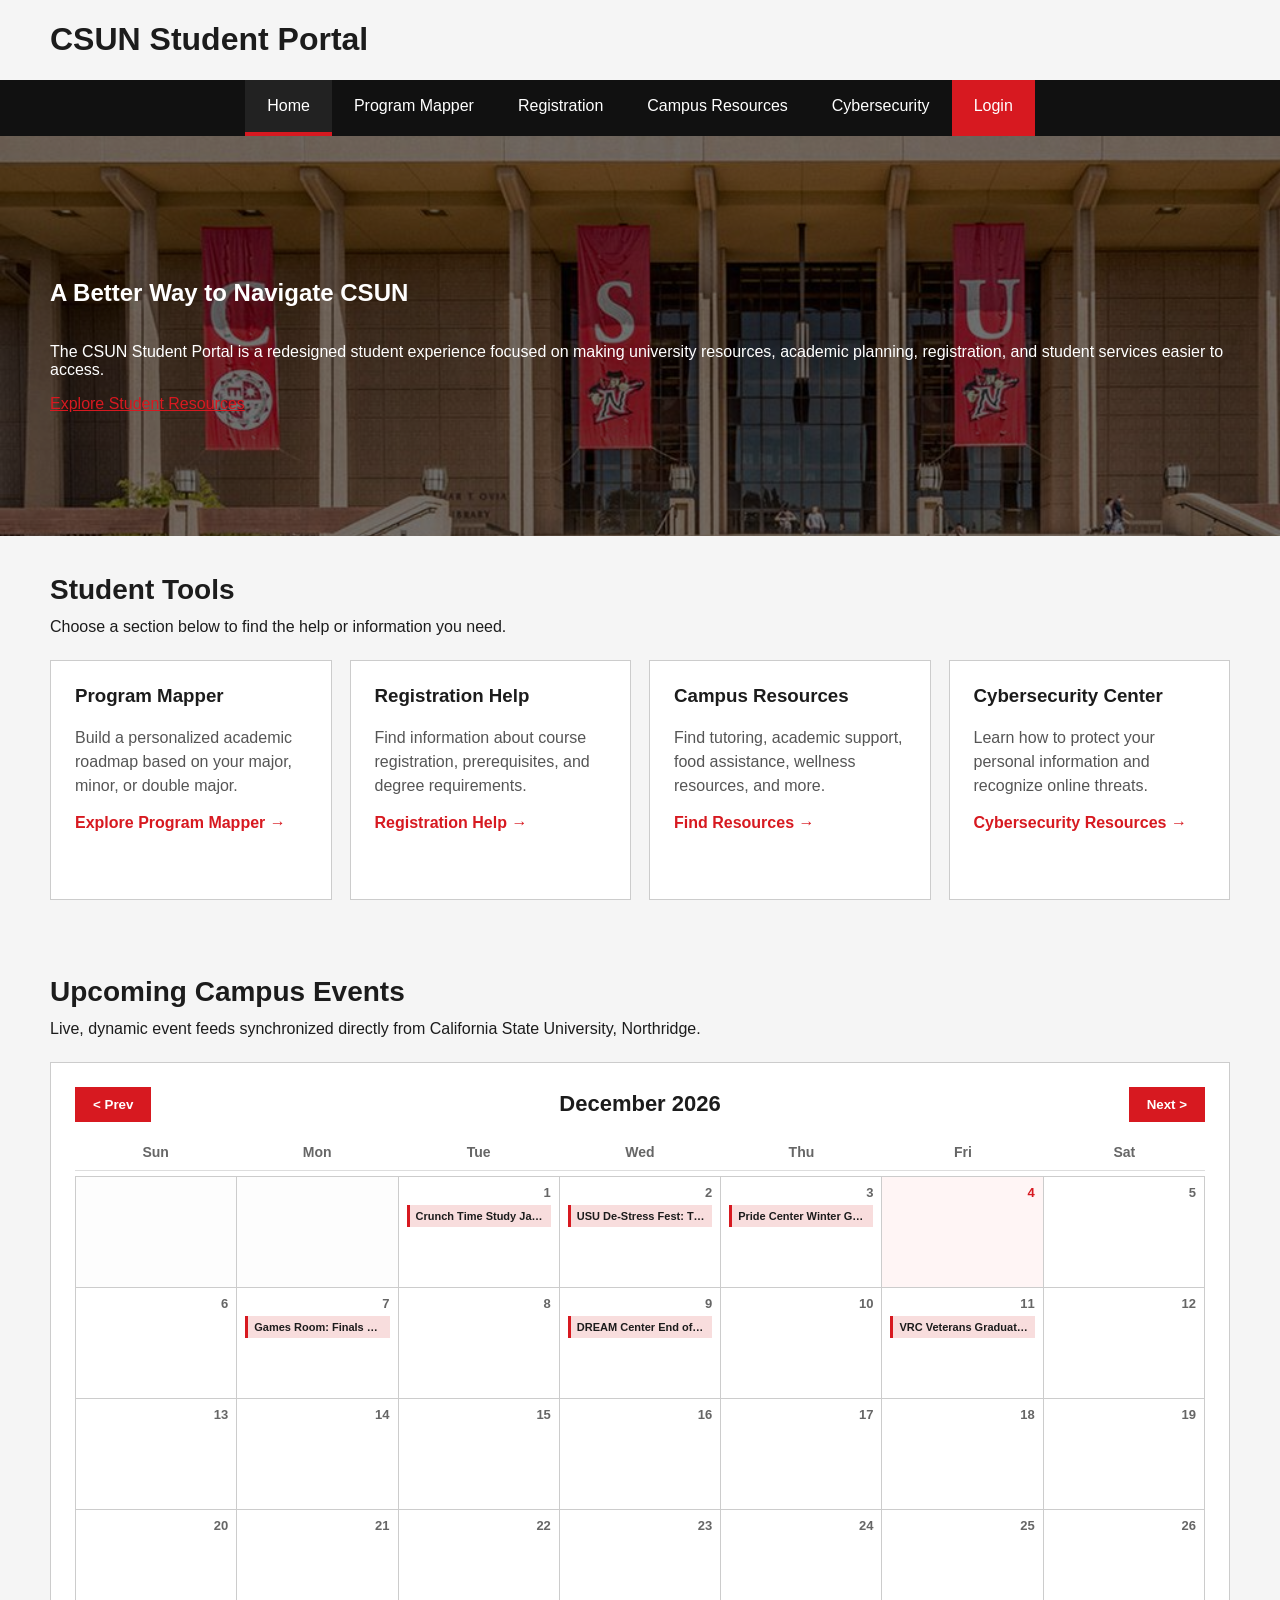
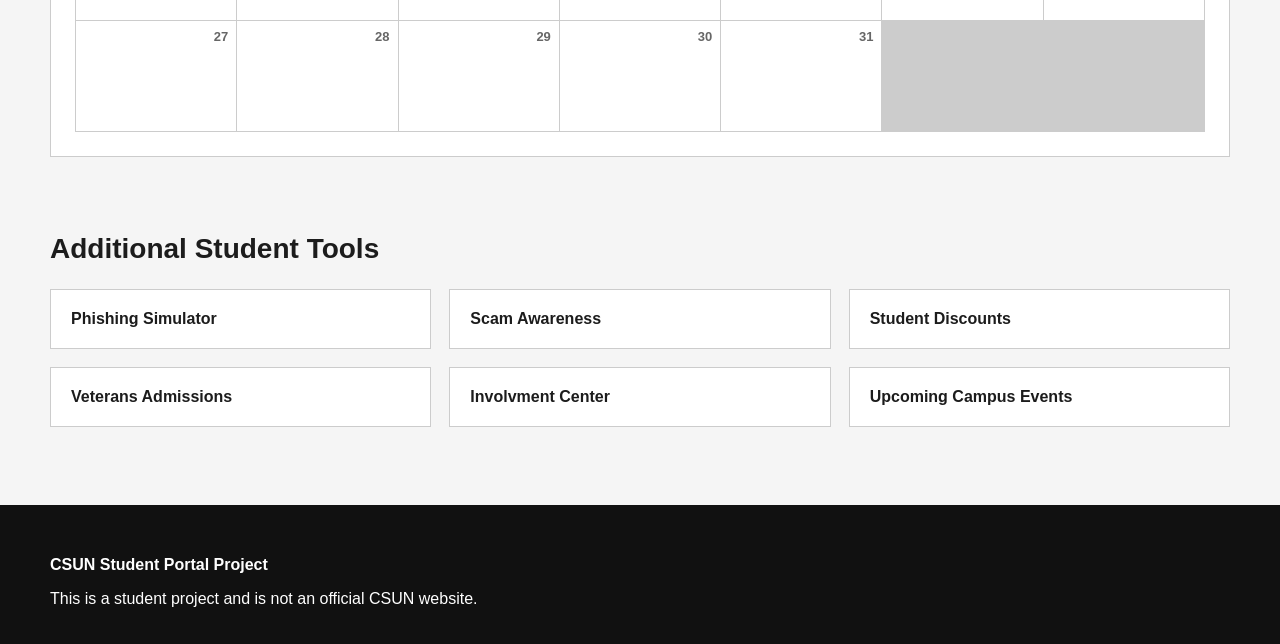
<file: index.html>
<!DOCTYPE html>
<html lang="en">

<head>
    <meta charset="UTF-8">
    <meta name="viewport" content="width=device-width, initial-scale=1.0">

    <title>CSUN Student Portal</title>

    <!-- Shared stylesheet -->
    <link rel="stylesheet" href="css/main.css">
</head>

<body>

    <!-- ========================================
         SITE HEADER
         Copy this entire section to every page
     ========================================= -->

    <header class="site-header">

        <div class="container header-inner">

            <div class="site-brand">
                <h1>CSUN Student Portal</h1>
            </div>

        </div>

    </header>


    <!-- ========================================
         MAIN NAVIGATION
         Copy this entire section to every page

         IMPORTANT:
         Move class="active" to the current page.
    ========================================= -->

    <nav class="main-nav">

        <div class="container nav-inner">

            <a class="active" href="index.html">
                Home
            </a>

            <a href="pages/program-mapper.html">
                Program Mapper
            </a>

            <a href="pages/registration.html">
                Registration
            </a>

            <a href="pages/resources.html">
                Campus Resources
            </a>

            <a href="pages/cybersecurity.html">
                Cybersecurity
            </a>
            
            <a class="lgb" href="pages/login-page.html">
                Login
            </a>
        </div>

    </nav>


    <!-- ========================================
         MAIN PAGE CONTENT
         Everything unique to this page goes here
    ========================================= -->
    <main>


        <!-- ====================================
             PAGE INTRO / HERO
        ===================================== -->
        <section class="hero">

            <div class="container hero-inner">

                <div class="hero-content">

                    <h2>
                        A Better Way to Navigate CSUN
                    </h2>

                    <p>
                        The CSUN Student Portal is a redesigned student
                        experience focused on making university resources,
                        academic planning, registration, and student services
                        easier to access.
                    </p>

                    <a class="button primary-button"
                       href="pages/resources.html">
                        <u>Explore Student Resources</u>
                    </a>

                </div>

            </div>

        </section>


        <!-- ====================================
             MAIN FEATURES
        ===================================== -->
        <section class="page-section">

            <div class="container">

                <div class="section-heading">

                    <h2>Student Tools</h2>

                    <p>
                        Choose a section below to find the help
                        or information you need.
                    </p>

                </div>


                <!-- Feature cards -->
                <div class="card-grid">


                    <!-- CARD 1 -->
                    <article class="feature-card">

                        <h3>Program Mapper</h3>

                        <p>
                            Build a personalized academic roadmap based
                            on your major, minor, or double major.
                        </p>

                        <a class="text-link"
                           href="pages/program-mapper.html">
                            Explore Program Mapper →
                        </a>

                    </article>


                    <!-- CARD 2 -->
                    <article class="feature-card">

                        <h3>Registration Help</h3>

                        <p>
                            Find information about course registration,
                            prerequisites, and degree requirements.
                        </p>

                        <a class="text-link"
                           href="pages/registration.html">
                            Registration Help →
                        </a>

                    </article>


                    <!-- CARD 3 -->
                    <article class="feature-card">

                        <h3>Campus Resources</h3>

                        <p>
                            Find tutoring, academic support, food
                            assistance, wellness resources, and more.
                        </p>

                        <a class="text-link"
                           href="pages/resources.html">
                            Find Resources →
                        </a>

                    </article>


                    <!-- CARD 4 -->
                    <article class="feature-card">

                        <h3>Cybersecurity Center</h3>

                        <p>
                            Learn how to protect your personal
                            information and recognize online threats.
                        </p>

                        <a class="text-link"
                           href="pages/cybersecurity.html">
                            Cybersecurity Resources →
                        </a>

                    </article>


                </div>

            </div>

        </section>
 <section class="page-section">
    <div class="container">
        <div class="section-heading">
            <h2>Upcoming Campus Events</h2>
            <p>Live, dynamic event feeds synchronized directly from California State University, Northridge.</p>
        </div>

        <!-- The Calendar Panel matches your system's .panel container style -->
        <div class="panel calendar-panel">
            <div class="calendar-ctrl-header">
                <button id="prev-btn" class="calendar-btn">&lt; Prev</button>
                <h3 id="month-year" style="margin: 0; font-size: 22px;"></h3>
                <button id="next-btn" class="calendar-btn">Next &gt;</button>
            </div>
            
            <div class="calendar-weekdays">
                <div>Sun</div><div>Mon</div><div>Tue</div><div>Wed</div><div>Thu</div><div>Fri</div><div>Sat</div>
            </div>
            
            <div id="calendar-days" class="calendar-grid-cells"></div>
        </div>
    </div>
</section>


        <!-- ====================================
             SECONDARY TOOLS
        ===================================== -->
        <section class="page-section alternate-section">

            <div class="container">

                <div class="section-heading">
                    <h2>Additional Student Tools</h2>
                </div>

                <div class="tool-links">

                    <a href="pages/phishing-simulator.html">
                        Phishing Simulator
                    </a>

                    <a href="pages/scam-awareness.html">
                        Scam Awareness
                    </a>

                    <a href="https://w2.csun.edu/as/departments/ticket-office"
                        target="_blank"
                        rel="noopener noreferrer">
                        Student Discounts
                    </a>

                    <a href="https://www.csun.edu/admissions-financial-aid/how-to-apply/veterans-admissions"
                        target="_blank"
                        rel="noopener noreferrer">
                        Veterans Admissions
                    </a>
 
                    <a href="https://www.csun.edu/mic"
                        target="_blank"
                        rel="noopener noreferrer">
                        Involvment Center
                    </a>

                    <a href="https://news.csun.edu/events/today/"
                        target="_blank"
                        rel="noopener noreferrer">
                        Upcoming Campus Events
                    </a>
                </div>

            </div>

        </section>


    </main>


    <!-- ========================================
         SITE FOOTER
         Copy this entire section to every page
    ========================================= -->
    <footer class="site-footer">

        <div class="container footer-inner">

            <p>
                <strong>CSUN Student Portal Project</strong>
            </p>

            <p>
                This is a student project and is not an official
                CSUN website.
            </p>

        </div>

    </footer>


    <!-- Shared JavaScript -->
    <script src="js/main.js"></script>
    <script src="js/pages/calendar.js"></script>

</body>

</html>
</file>
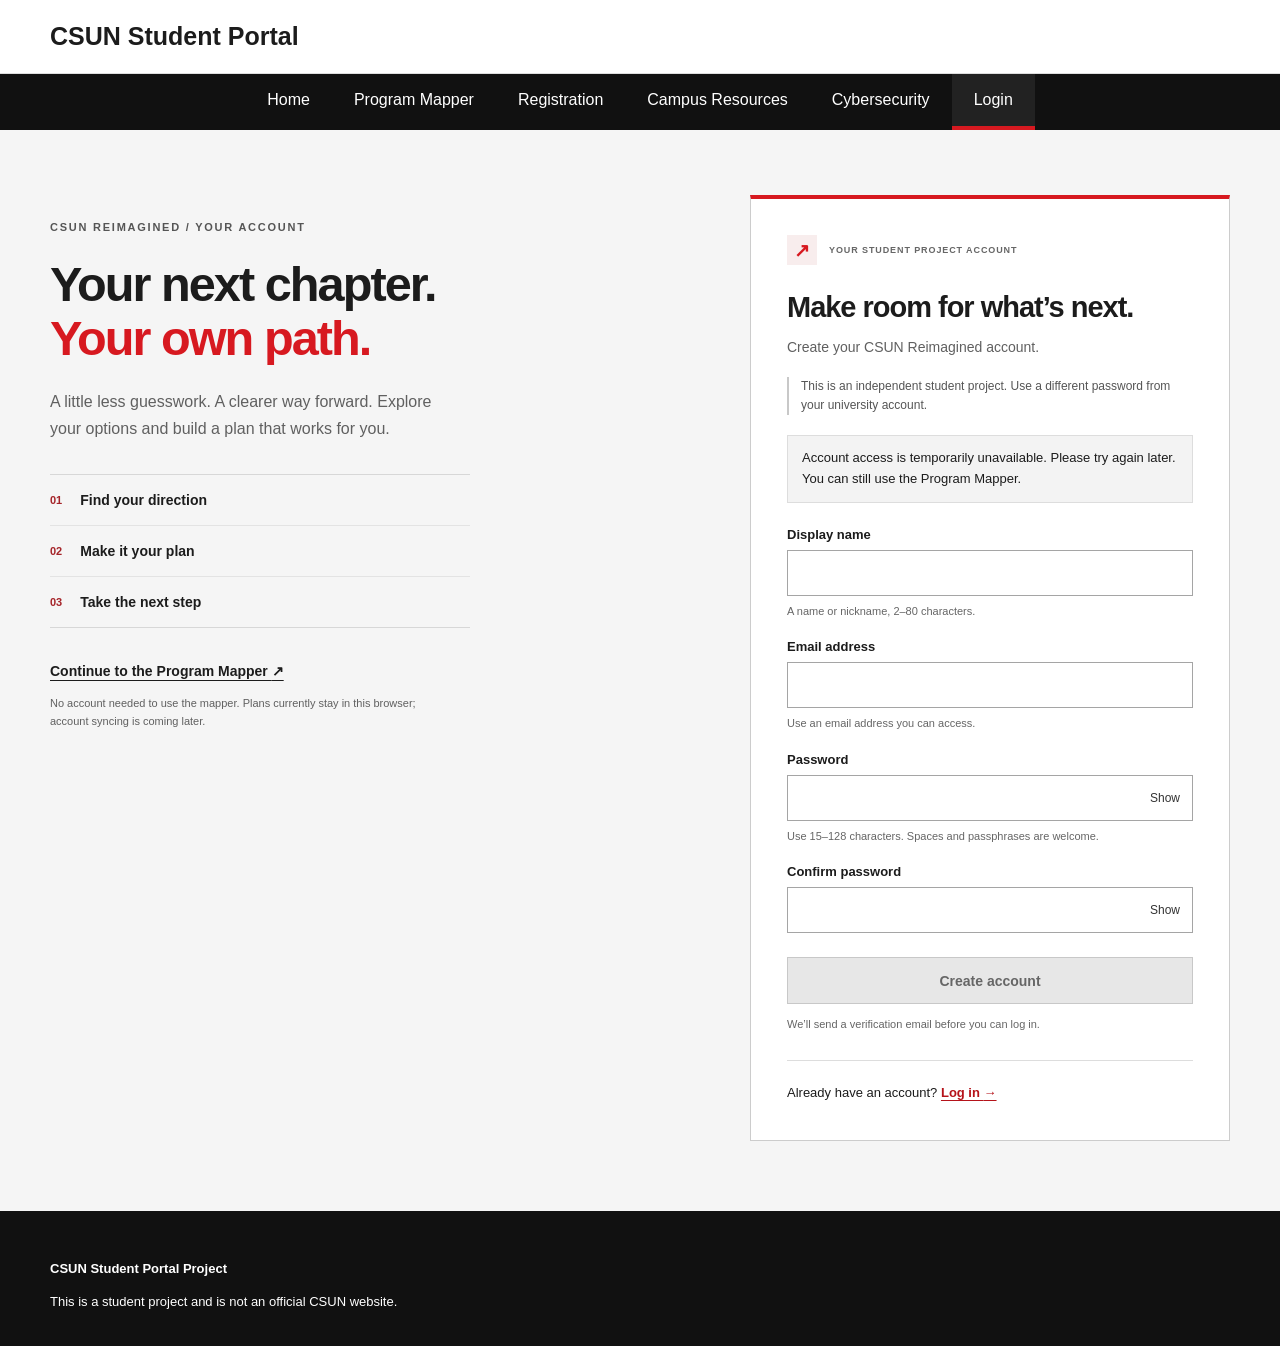
<file: pages/create-account.html>
<!DOCTYPE html>
<html lang="en">
<head>
    <meta charset="UTF-8">
    <meta name="viewport" content="width=device-width, initial-scale=1.0">
    <meta name="referrer" content="no-referrer">
    <meta name="robots" content="noindex, nofollow">
    <title>Create account | CSUN Reimagined</title>
    <link rel="stylesheet" href="../css/main.css">
    <link rel="stylesheet" href="../css/pages/login.css?v=2026.11.25.1">
</head>
<body class="auth-page" data-auth-page="register">
    <a class="auth-skip" href="#account-main">Skip to account form</a>
    <header class="site-header">

        <div class="container header-inner">

            <div class="site-brand">
                <h1>CSUN Student Portal</h1>
            </div>

        </div>

    </header>
    <nav class="main-nav">

        <div class="container nav-inner">

            <a href="../index.html">
                Home
            </a>

            <a href="program-mapper.html">
                Program Mapper
            </a>

            <a href="registration.html">
                Registration
            </a>

            <a href="resources.html">
                Campus Resources
            </a>

            <a href="cybersecurity.html">
                Cybersecurity
            </a>

            <a class="lgb active" aria-current="page" href="login-page.html">
                Login
            </a>
        </div>

    </nav>
    <main id="account-main" class="container auth-layout">
        <section class="auth-intro" aria-labelledby="intro-title">
            <p class="auth-eyebrow">CSUN REIMAGINED / YOUR ACCOUNT</p>
            <h2 id="intro-title">Your next chapter.<br><span>Your own path.</span></h2>
            <p>A little less guesswork. A clearer way forward. Explore your options and build a plan that works for you.</p>
            <div class="auth-preview" aria-hidden="true">
                <div><span>01</span><strong>Find your direction</strong></div>
                <div><span>02</span><strong>Make it your plan</strong></div>
                <div><span>03</span><strong>Take the next step</strong></div>
            </div>
            <a class="auth-guest" href="program-mapper.html">Continue to the Program Mapper <span aria-hidden="true">↗</span></a>
            <p class="auth-fine">No account needed to use the mapper. Plans currently stay in this browser; account syncing is coming later.</p>
        </section>
        <section class="auth-card" aria-labelledby="account-title">
            <div class="auth-card-heading"><span class="auth-mark" aria-hidden="true">↗</span><span>YOUR STUDENT PROJECT ACCOUNT</span></div>
            <div id="account-entry">
                <h2 id="account-title">Make room for what’s next.</h2>
                <p class="auth-subtitle">Create your CSUN Reimagined account.</p>
                <p class="auth-project-note">This is an independent student project. Use a different password from your university account.</p>
                <div id="service-status" class="auth-service" role="status" aria-live="polite">Checking account availability…</div>
                <a id="account-live-site" class="auth-live-site" href="https://csunreimagined.com/pages/create-account.html" hidden>Continue on csunreimagined.com →</a>
                <div id="form-status" class="auth-status" role="status" aria-live="polite" aria-atomic="true" tabindex="-1" hidden></div>
                <form id="account-form" method="post" novalidate><div class="auth-fields"><div class="auth-field"><label for="display-name">Display name</label><input id="display-name" name="display-name" type="text" autocomplete="nickname" required maxlength="80" aria-describedby="display-name-hint display-name-error"><small id="display-name-hint">A name or nickname, 2–80 characters.</small><p class="auth-field-error" id="display-name-error" hidden></p></div><div class="auth-field"><label for="email">Email address</label><input id="email" name="email" type="email" autocomplete="email" required maxlength="254" aria-describedby="email-hint email-error" autocapitalize="none" spellcheck="false"><small id="email-hint">Use an email address you can access.</small><p class="auth-field-error" id="email-error" hidden></p></div><div class="auth-field"><label for="password">Password</label><div class="auth-password"><input id="password" name="password" type="password" autocomplete="new-password" required maxlength="256" aria-describedby="password-hint password-error"><button type="button" class="auth-reveal" data-toggle="password" aria-controls="password" aria-pressed="false" aria-label="Show password">Show</button></div><small id="password-hint">Use 15–128 characters. Spaces and passphrases are welcome.</small><p class="auth-field-error" id="password-error" hidden></p></div><div class="auth-field"><label for="confirm-password">Confirm password</label><div class="auth-password"><input id="confirm-password" name="confirm-password" type="password" autocomplete="new-password" required maxlength="256" aria-describedby="confirm-password-hint confirm-password-error"><button type="button" class="auth-reveal" data-toggle="confirm-password" aria-controls="confirm-password" aria-pressed="false" aria-label="Show confirm password">Show</button></div><small id="confirm-password-hint"></small><p class="auth-field-error" id="confirm-password-error" hidden></p></div></div><button class="auth-primary" type="submit" disabled>Create account</button></form><p class="auth-fine">We’ll send a verification email before you can log in.</p><div class="auth-switch">Already have an account? <a href="login-page.html">Log in <span aria-hidden="true">→</span></a></div>
            </div>
            <div id="account-session" hidden>
                <h2>You’re logged in.</h2>
                <p>Welcome, <strong id="account-name"></strong>.</p>
                <p id="account-email" class="auth-subtitle"></p>
                <p class="auth-project-note">Your mapper plan still saves in this browser. Account syncing is coming later.</p>
                <a class="auth-primary" href="program-mapper.html">Open Program Mapper</a>
                <button id="sign-out" class="auth-secondary" type="button">Sign out</button>
                <p id="session-status" role="status" aria-live="polite"></p>
            </div>
            <noscript><p class="auth-service">Account forms need JavaScript. You can still <a href="program-mapper.html">use the Program Mapper</a>.</p></noscript>
        </section>
    </main>
    <footer class="site-footer">

        <div class="container footer-inner">

            <p>
                <strong>CSUN Student Portal Project</strong>
            </p>

            <p>
                This is a student project and is not an official
                CSUN website.
            </p>

        </div>

    </footer>
    <script type="module" src="../js/pages/account.js?v=2026.11.25.1"></script>
</body>
</html>
</file>
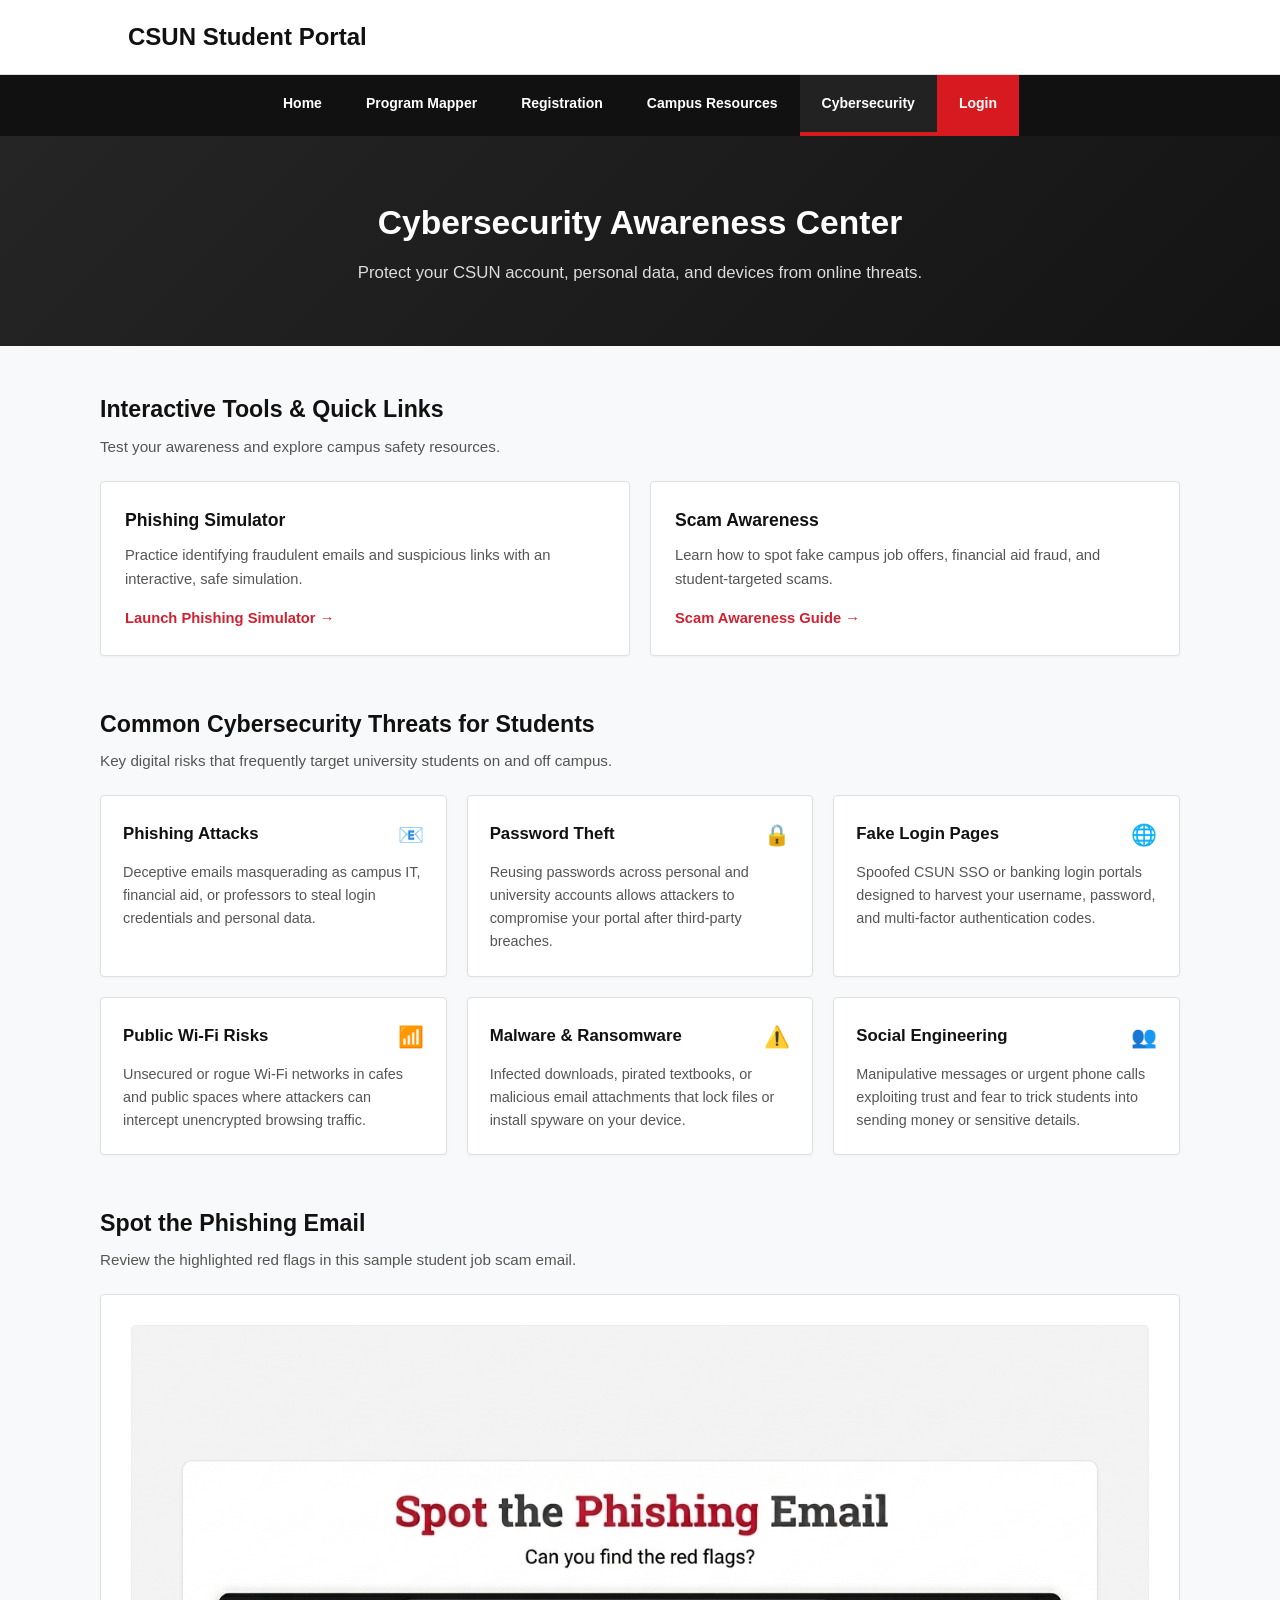
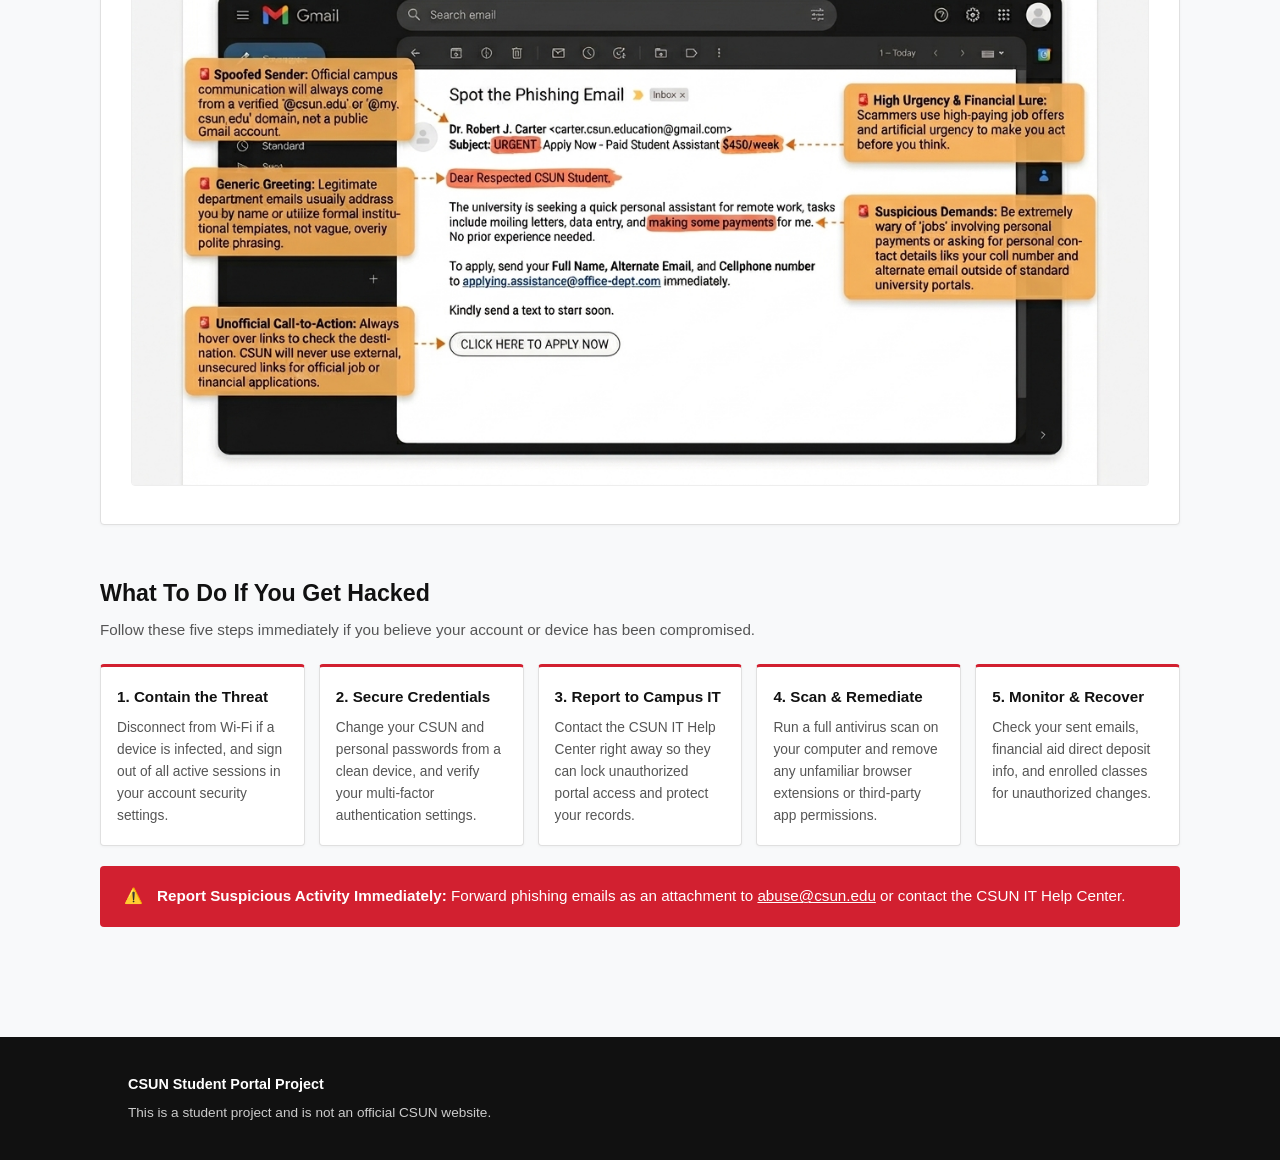
<file: pages/cybersecurity.html>
<!DOCTYPE html>
<html lang="en">
<head>
  <meta charset="UTF-8" />
  <meta name="viewport" content="width=device-width, initial-scale=1.0" />
  <title>Cybersecurity Awareness Center | CSUN Student Portal</title>
  <style>
    :root {
      --csun-red: #d22030;
      --csun-red-dark: #a81825;
      --nav-bg: #1e1e1e;
      --nav-active: #3a3a3a;
      --bg-light: #f8f9fa;
      --card-bg: #ffffff;
      --border-gray: #e0e0e0;
      --text-main: #222222;
      --text-muted: #555555;
    }

    * {
      box-sizing: border-box;
      margin: 0;
      padding: 0;
    }

    body {
      font-family: -apple-system, BlinkMacSystemFont, "Segoe UI", Roboto, Helvetica, Arial, sans-serif;
      background-color: var(--bg-light);
      color: var(--text-main);
      line-height: 1.6;
    }

    /* Top Site Header */
    .top-header {
      background-color: #ffffff;
      padding: 18px 10%;
      border-bottom: 1px solid var(--border-gray);
    }

    .top-header h1 {
      font-size: 1.5rem;
      font-weight: 700;
      color: #111111;
    }

    /* Navigation Bar */
/* Navigation bar matching index.html */
.main-nav {
    background: #111;
    width: 100%;
}
.nav-inner {
    display: flex;
    width: 1180px;
    max-width: calc(100% - 40px);
    margin: 0 auto;
    justify-content: center;
    align-items: stretch;
}
.main-nav a {
    display: flex;
    align-items: center;
    padding: 17px 22px;
    color: white;
    text-decoration: none;
    border-bottom: 4px solid transparent;
    font-size: 14px;
    font-weight: 600;
    white-space: nowrap;
    transition: background-color 0.2s ease,
                border-color 0.2s ease;
}
.main-nav a:hover,
.main-nav a.active {
    background: #222;
    border-bottom-color: #d71920;
}
.main-nav .lgb {
    background-color: #d71920;
    border-bottom-color: #d71920;
}
.main-nav .lgb:hover {
    background-color: #aa1118;
    border-bottom-color: #aa1118;
}
/* Responsive navigation */
@media (max-width: 1050px) {
    .main-nav a {
        padding-left: 14px;
        padding-right: 14px;
    }
}
@media (max-width: 780px) {
    .nav-inner {
        justify-content: flex-start;
        overflow-x: auto;
    }
    .main-nav a {
        padding: 14px 13px;
        font-size: 12px;
    }
    .main-nav .lgb {
        padding-left: 16px;
        padding-right: 16px;
    }
}
@media (max-width: 520px) {
    .nav-inner {
        max-width: calc(100% - 28px);
    }
    .main-nav a {
        padding: 13px 11px;
        font-size: 11px;
    }
}

    /* Hero Banner */
    .hero-banner {
      background: linear-gradient(135deg, #252525 0%, #141414 100%);
      color: #ffffff;
      text-align: center;
      padding: 60px 20px;
    }

    .hero-banner h2 {
      font-size: 2.1rem;
      margin-bottom: 10px;
      font-weight: 700;
    }

    .hero-banner p {
      font-size: 1.05rem;
      color: #dcdcdc;
      max-width: 650px;
      margin: 0 auto;
    }

    /* Main Container */
    .container {
      max-width: 1120px;
      margin: 0 auto;
      padding: 45px 20px 60px;
    }

    .section-block {
      margin-bottom: 50px;
    }

    .section-title {
      font-size: 1.45rem;
      font-weight: 700;
      margin-bottom: 6px;
      color: #111111;
    }

    .section-subtitle {
      font-size: 0.95rem;
      color: var(--text-muted);
      margin-bottom: 22px;
    }

    /* Interactive Tools Row (2 Columns) */
    .tools-grid {
      display: grid;
      grid-template-columns: repeat(2, 1fr);
      gap: 20px;
    }

    .card {
      background-color: var(--card-bg);
      border: 1px solid var(--border-gray);
      border-radius: 4px;
      padding: 24px;
      box-shadow: 0 1px 3px rgba(0, 0, 0, 0.04);
      display: flex;
      flex-direction: column;
      justify-content: space-between;
    }

    .card h3 {
      font-size: 1.1rem;
      font-weight: 700;
      margin-bottom: 10px;
      color: #111111;
    }

    .card p {
      font-size: 0.92rem;
      color: var(--text-muted);
      margin-bottom: 16px;
    }

    .card-link {
      color: var(--csun-red);
      text-decoration: none;
      font-weight: 600;
      font-size: 0.92rem;
    }

    .card-link:hover {
      text-decoration: underline;
      color: var(--csun-red-dark);
    }

    /* Common Threats Grid (2x3 Static Cards) */
    .threats-grid {
      display: grid;
      grid-template-columns: repeat(3, 1fr);
      gap: 20px;
    }

    .threat-card {
      background-color: var(--card-bg);
      border: 1px solid var(--border-gray);
      border-radius: 4px;
      padding: 22px;
      box-shadow: 0 1px 3px rgba(0, 0, 0, 0.04);
    }

    .threat-header {
      display: flex;
      justify-content: space-between;
      align-items: center;
      margin-bottom: 10px;
    }

    .threat-header h3 {
      font-size: 1.05rem;
      font-weight: 700;
      color: #111111;
    }

    .threat-icon {
      font-size: 1.3rem;
    }

    .threat-card p {
      font-size: 0.9rem;
      color: var(--text-muted);
      margin: 0;
    }

    /* Spot the Phishing Email Section */
    .phishing-box {
      background-color: var(--card-bg);
      border: 1px solid var(--border-gray);
      border-radius: 4px;
      padding: 30px;
      text-align: center;
      box-shadow: 0 1px 3px rgba(0, 0, 0, 0.04);
    }

    .phishing-box img {
      max-width: 100%;
      height: auto;
      border-radius: 4px;
      border: 1px solid #eeeeee;
    }

    /* What To Do If You Get Hacked (5-Step Grid) */
    .steps-grid {
      display: grid;
      grid-template-columns: repeat(5, 1fr);
      gap: 14px;
      margin-bottom: 20px;
    }

    .step-card {
      background-color: var(--card-bg);
      border: 1px solid var(--border-gray);
      border-top: 3px solid var(--csun-red);
      border-radius: 4px;
      padding: 18px 16px;
      box-shadow: 0 1px 3px rgba(0, 0, 0, 0.04);
    }

    .step-card h4 {
      font-size: 0.95rem;
      font-weight: 700;
      margin-bottom: 8px;
      color: #111111;
    }

    .step-card p {
      font-size: 0.86rem;
      color: var(--text-muted);
    }

    /* Red Alert Callout */
    .alert-banner {
      background-color: var(--csun-red);
      color: #ffffff;
      padding: 18px 24px;
      border-radius: 4px;
      display: flex;
      align-items: center;
      gap: 14px;
      font-size: 0.95rem;
    }

    .alert-banner strong {
      font-weight: 700;
    }

    .alert-banner a {
      color: #ffffff;
      text-decoration: underline;
    }

    /* Footer */
    footer {
      background-color: #111111;
      color: #ffffff;
      padding: 36px 10%;
      font-size: 0.9rem;
    }

    footer .footer-title {
      font-weight: 700;
      margin-bottom: 6px;
    }

    footer .footer-sub {
      color: #cccccc;
      font-size: 0.85rem;
    }

    /* Responsive Breakpoints */
    @media (max-width: 960px) {
      .threats-grid {
        grid-template-columns: repeat(2, 1fr);
      }
      .steps-grid {
        grid-template-columns: repeat(2, 1fr);
      }
    }

    @media (max-width: 640px) {
      .tools-grid,
      .threats-grid,
      .steps-grid {
        grid-template-columns: 1fr;
      }
      .navbar {
        flex-direction: column;
        align-items: stretch;
      }
      .navbar a.login-btn {
        margin-left: 0;
      }
    }
  </style>
</head>
<body>

  <!-- Top Header -->
  <header class="top-header">
    <h1>CSUN Student Portal</h1>
  </header>

  <!-- Navigation Bar -->
<nav class="main-nav" aria-label="Main navigation">
        <div class="nav-inner">
          <a href="../index.html">Home</a>
          <a href="program-mapper.html">Program Mapper</a>
          <a href="registration.html">Registration</a>
          <a href="resources.html">Campus Resources</a>
          <a href="cybersecurity.html" class="active" aria-current="page">Cybersecurity</a>
          <a href="login-page.html" class="lgb">Login</a>
        </div>
      </nav>

  <!-- Hero Banner -->
  <section class="hero-banner">
    <h2>Cybersecurity Awareness Center</h2>
    <p>Protect your CSUN account, personal data, and devices from online threats.</p>
  </section>

  <!-- Main Content -->
  <main class="container">

    <!-- Section 1: Interactive Tools & Quick Links (2 Cards, No Student Discounts) -->
    <section class="section-block">
      <h2 class="section-title">Interactive Tools &amp; Quick Links</h2>
      <p class="section-subtitle">Test your awareness and explore campus safety resources.</p>
      <div class="tools-grid">
        <div class="card">
          <div>
            <h3>Phishing Simulator</h3>
            <p>Practice identifying fraudulent emails and suspicious links with an interactive, safe simulation.</p>
          </div>
          <a href="#phishing-example" class="card-link">Launch Phishing Simulator &rarr;</a>
        </div>

        <div class="card">
          <div>
            <h3>Scam Awareness</h3>
            <p>Learn how to spot fake campus job offers, financial aid fraud, and student-targeted scams.</p>
          </div>
          <a href="#common-threats" class="card-link">Scam Awareness Guide &rarr;</a>
        </div>
      </div>
    </section>

    <!-- Section 2: Common Cybersecurity Threats for Students (Static 2x3 Cards) -->
    <section id="common-threats" class="section-block">
      <h2 class="section-title">Common Cybersecurity Threats for Students</h2>
      <p class="section-subtitle">Key digital risks that frequently target university students on and off campus.</p>
      <div class="threats-grid">
        <div class="threat-card">
          <div class="threat-header">
            <h3>Phishing Attacks</h3>
            <span class="threat-icon" aria-hidden="true">&#128231;</span>
          </div>
          <p>Deceptive emails masquerading as campus IT, financial aid, or professors to steal login credentials and personal data.</p>
        </div>

        <div class="threat-card">
          <div class="threat-header">
            <h3>Password Theft</h3>
            <span class="threat-icon" aria-hidden="true">&#128274;</span>
          </div>
          <p>Reusing passwords across personal and university accounts allows attackers to compromise your portal after third-party breaches.</p>
        </div>

        <div class="threat-card">
          <div class="threat-header">
            <h3>Fake Login Pages</h3>
            <span class="threat-icon" aria-hidden="true">&#127760;</span>
          </div>
          <p>Spoofed CSUN SSO or banking login portals designed to harvest your username, password, and multi-factor authentication codes.</p>
        </div>

        <div class="threat-card">
          <div class="threat-header">
            <h3>Public Wi-Fi Risks</h3>
            <span class="threat-icon" aria-hidden="true">&#128246;</span>
          </div>
          <p>Unsecured or rogue Wi-Fi networks in cafes and public spaces where attackers can intercept unencrypted browsing traffic.</p>
        </div>

        <div class="threat-card">
          <div class="threat-header">
            <h3>Malware &amp; Ransomware</h3>
            <span class="threat-icon" aria-hidden="true">&#9888;&#65039;</span>
          </div>
          <p>Infected downloads, pirated textbooks, or malicious email attachments that lock files or install spyware on your device.</p>
        </div>

        <div class="threat-card">
          <div class="threat-header">
            <h3>Social Engineering</h3>
            <span class="threat-icon" aria-hidden="true">&#128101;</span>
          </div>
          <p>Manipulative messages or urgent phone calls exploiting trust and fear to trick students into sending money or sensitive details.</p>
        </div>
      </div>
    </section>

    <!-- Section 3: Spot the Phishing Email -->
    <section id="phishing-example" class="section-block">
      <h2 class="section-title">Spot the Phishing Email</h2>
      <p class="section-subtitle">Review the highlighted red flags in this sample student job scam email.</p>
      <div class="phishing-box">
        <!-- Make sure your saved image file in GitHub matches this exact filename -->
        <img src="../images/emailex.jpg" alt="Spot the Phishing Email example highlighting spoofed sender, generic greeting, urgency, suspicious demands, and unofficial links" />
      </div>
    </section>

    <!-- Section 4: What To Do If You Get Hacked -->
    <section class="section-block">
      <h2 class="section-title">What To Do If You Get Hacked</h2>
      <p class="section-subtitle">Follow these five steps immediately if you believe your account or device has been compromised.</p>
      <div class="steps-grid">
        <div class="step-card">
          <h4>1. Contain the Threat</h4>
          <p>Disconnect from Wi-Fi if a device is infected, and sign out of all active sessions in your account security settings.</p>
        </div>

        <div class="step-card">
          <h4>2. Secure Credentials</h4>
          <p>Change your CSUN and personal passwords from a clean device, and verify your multi-factor authentication settings.</p>
        </div>

        <div class="step-card">
          <h4>3. Report to Campus IT</h4>
          <p>Contact the CSUN IT Help Center right away so they can lock unauthorized portal access and protect your records.</p>
        </div>

        <div class="step-card">
          <h4>4. Scan &amp; Remediate</h4>
          <p>Run a full antivirus scan on your computer and remove any unfamiliar browser extensions or third-party app permissions.</p>
        </div>

        <div class="step-card">
          <h4>5. Monitor &amp; Recover</h4>
          <p>Check your sent emails, financial aid direct deposit info, and enrolled classes for unauthorized changes.</p>
        </div>
      </div>

      <div class="alert-banner">
        <span>&#9888;&#65039;</span>
        <div>
          <strong>Report Suspicious Activity Immediately:</strong> Forward phishing emails as an attachment to <a href="mailto:abuse@csun.edu">abuse@csun.edu</a> or contact the CSUN IT Help Center.
        </div>
      </div>
    </section>

  </main>

  <!-- Footer -->
  <footer>
    <div class="footer-title">CSUN Student Portal Project</div>
    <div class="footer-sub">This is a student project and is not an official CSUN website.</div>
  </footer>

</body>
</html>
</file>
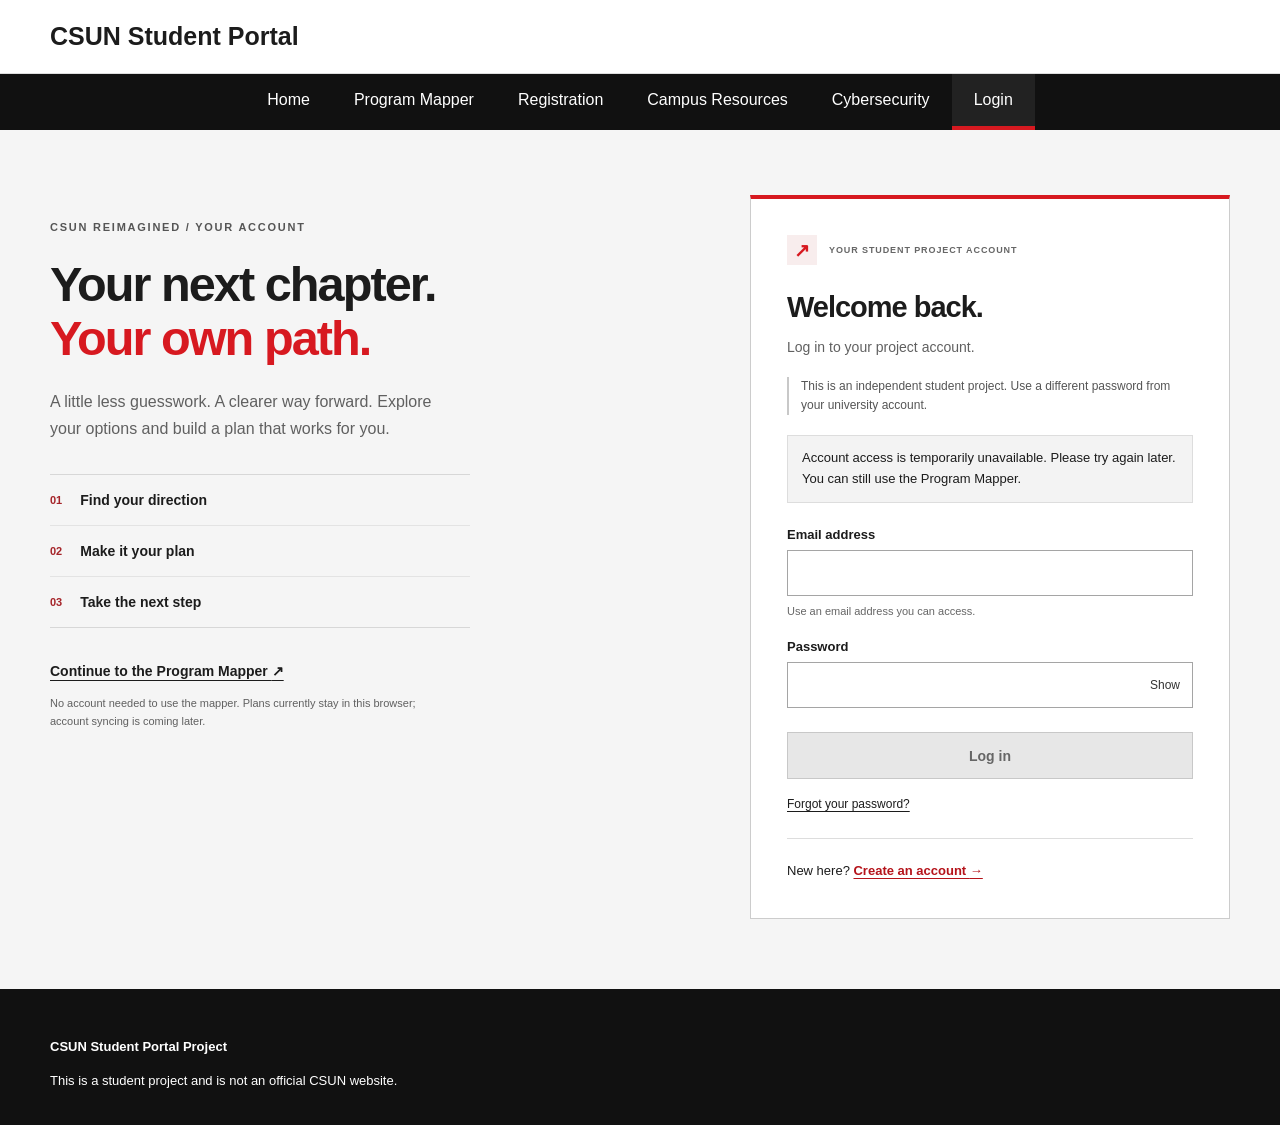
<file: pages/login-page.html>
<!DOCTYPE html>
<html lang="en">
<head>
    <meta charset="UTF-8">
    <meta name="viewport" content="width=device-width, initial-scale=1.0">
    <meta name="referrer" content="no-referrer">
    <meta name="robots" content="noindex, nofollow">
    <title>Log in | CSUN Reimagined</title>
    <link rel="stylesheet" href="../css/main.css">
    <link rel="stylesheet" href="../css/pages/login.css?v=2026.11.25.1">
</head>
<body class="auth-page" data-auth-page="login">
    <a class="auth-skip" href="#account-main">Skip to account form</a>
    <header class="site-header">

        <div class="container header-inner">

            <div class="site-brand">
                <h1>CSUN Student Portal</h1>
            </div>

        </div>

    </header>
    <nav class="main-nav">

        <div class="container nav-inner">

            <a href="../index.html">
                Home
            </a>

            <a href="program-mapper.html">
                Program Mapper
            </a>

            <a href="registration.html">
                Registration
            </a>

            <a href="resources.html">
                Campus Resources
            </a>

            <a href="cybersecurity.html">
                Cybersecurity
            </a>

            <a class="lgb active" aria-current="page" href="login-page.html">
                Login
            </a>
        </div>

    </nav>
    <main id="account-main" class="container auth-layout">
        <section class="auth-intro" aria-labelledby="intro-title">
            <p class="auth-eyebrow">CSUN REIMAGINED / YOUR ACCOUNT</p>
            <h2 id="intro-title">Your next chapter.<br><span>Your own path.</span></h2>
            <p>A little less guesswork. A clearer way forward. Explore your options and build a plan that works for you.</p>
            <div class="auth-preview" aria-hidden="true">
                <div><span>01</span><strong>Find your direction</strong></div>
                <div><span>02</span><strong>Make it your plan</strong></div>
                <div><span>03</span><strong>Take the next step</strong></div>
            </div>
            <a class="auth-guest" href="program-mapper.html">Continue to the Program Mapper <span aria-hidden="true">↗</span></a>
            <p class="auth-fine">No account needed to use the mapper. Plans currently stay in this browser; account syncing is coming later.</p>
        </section>
        <section class="auth-card" aria-labelledby="account-title">
            <div class="auth-card-heading"><span class="auth-mark" aria-hidden="true">↗</span><span>YOUR STUDENT PROJECT ACCOUNT</span></div>
            <div id="account-entry">
                <h2 id="account-title">Welcome back.</h2>
                <p class="auth-subtitle">Log in to your project account.</p>
                <p class="auth-project-note">This is an independent student project. Use a different password from your university account.</p>
                <div id="service-status" class="auth-service" role="status" aria-live="polite">Checking account availability…</div>
                <a id="account-live-site" class="auth-live-site" href="https://csunreimagined.com/pages/login-page.html" hidden>Continue on csunreimagined.com →</a>
                <div id="form-status" class="auth-status" role="status" aria-live="polite" aria-atomic="true" tabindex="-1" hidden></div>
                <form id="account-form" method="post" novalidate><div class="auth-fields"><div class="auth-field"><label for="email">Email address</label><input id="email" name="email" type="email" autocomplete="email" required maxlength="254" aria-describedby="email-hint email-error" autocapitalize="none" spellcheck="false"><small id="email-hint">Use an email address you can access.</small><p class="auth-field-error" id="email-error" hidden></p></div><div class="auth-field"><label for="password">Password</label><div class="auth-password"><input id="password" name="password" type="password" autocomplete="current-password" required maxlength="256" aria-describedby="password-hint password-error"><button type="button" class="auth-reveal" data-toggle="password" aria-controls="password" aria-pressed="false" aria-label="Show password">Show</button></div><small id="password-hint"></small><p class="auth-field-error" id="password-error" hidden></p></div></div><button class="auth-primary" type="submit" disabled>Log in</button></form><a class="auth-forgot" href="reset-password.html">Forgot your password?</a><div class="auth-switch">New here? <a href="create-account.html">Create an account <span aria-hidden="true">→</span></a></div>
            </div>
            <div id="account-session" hidden>
                <h2>You’re logged in.</h2>
                <p>Welcome, <strong id="account-name"></strong>.</p>
                <p id="account-email" class="auth-subtitle"></p>
                <p class="auth-project-note">Your mapper plan still saves in this browser. Account syncing is coming later.</p>
                <a class="auth-primary" href="program-mapper.html">Open Program Mapper</a>
                <button id="sign-out" class="auth-secondary" type="button">Sign out</button>
                <p id="session-status" role="status" aria-live="polite"></p>
            </div>
            <noscript><p class="auth-service">Account forms need JavaScript. You can still <a href="program-mapper.html">use the Program Mapper</a>.</p></noscript>
        </section>
    </main>
    <footer class="site-footer">

        <div class="container footer-inner">

            <p>
                <strong>CSUN Student Portal Project</strong>
            </p>

            <p>
                This is a student project and is not an official
                CSUN website.
            </p>

        </div>

    </footer>
    <script type="module" src="../js/pages/account.js?v=2026.11.25.1"></script>
</body>
</html>
</file>
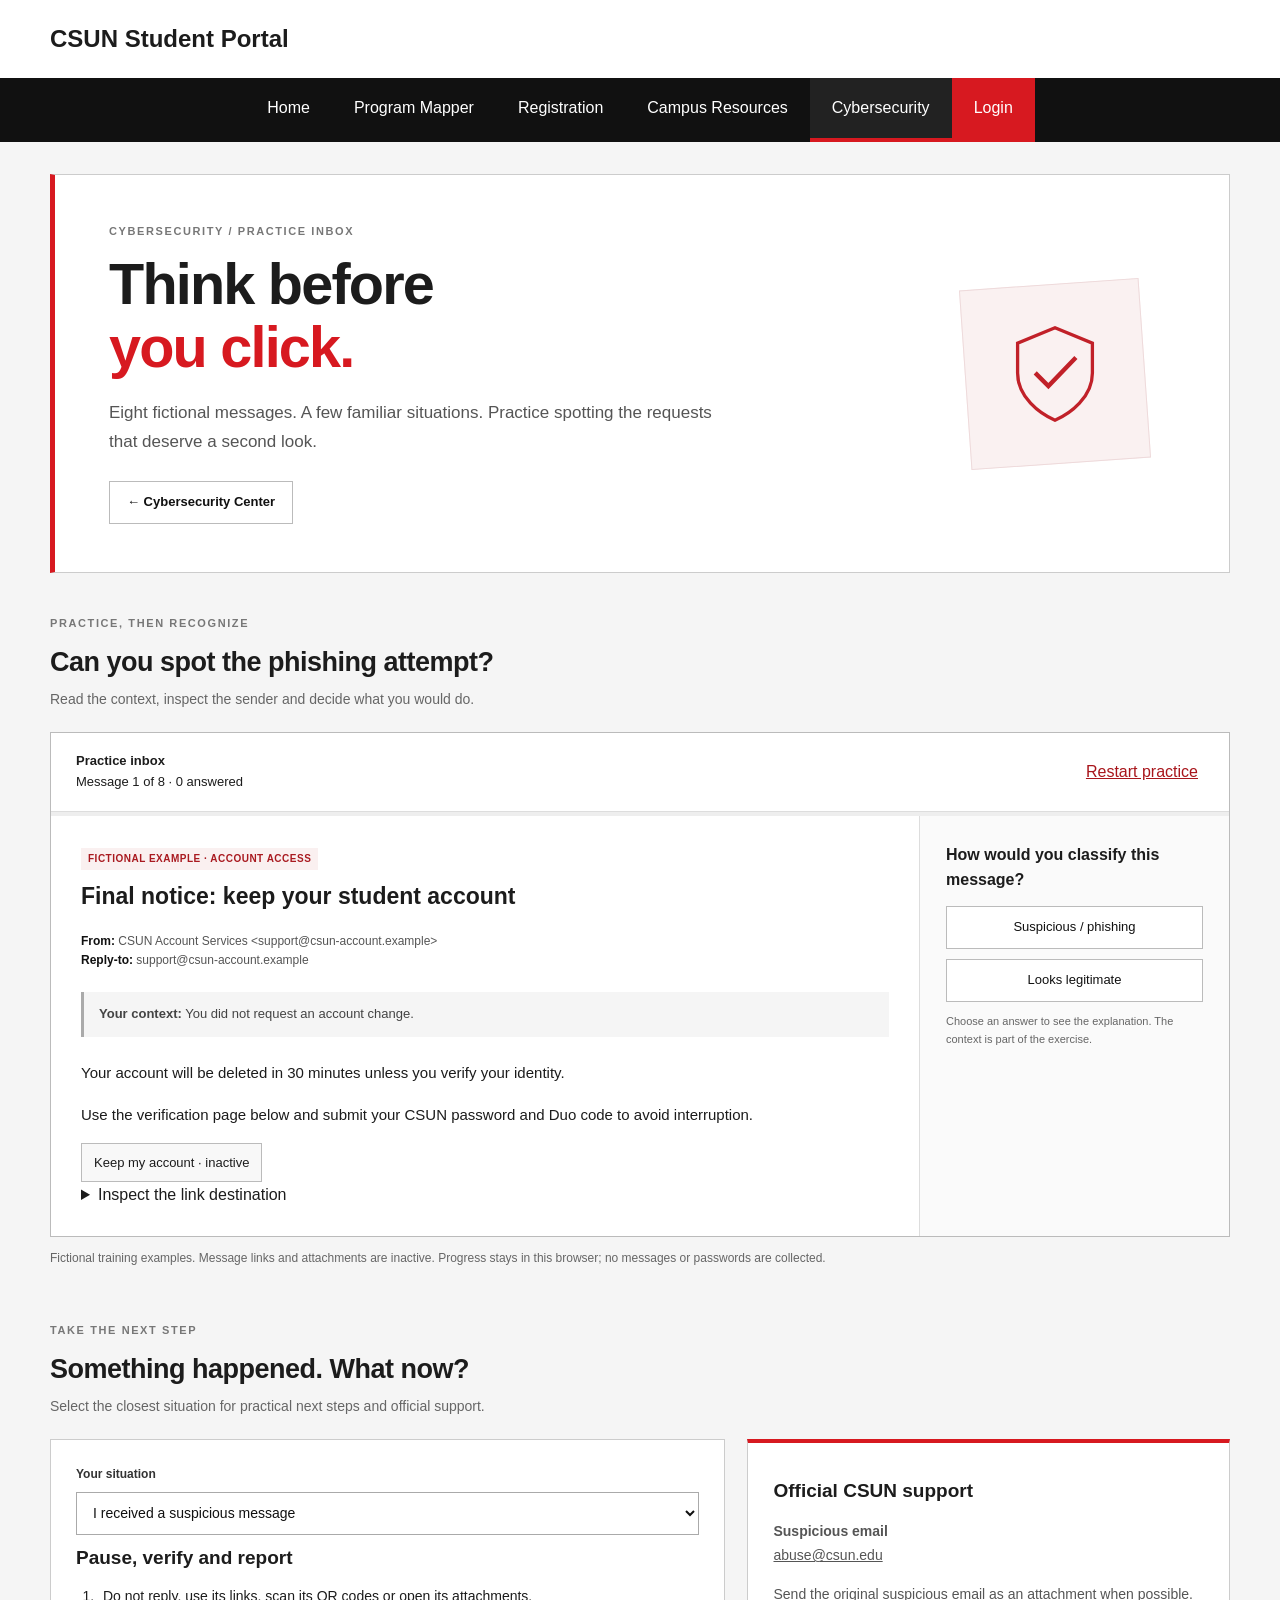
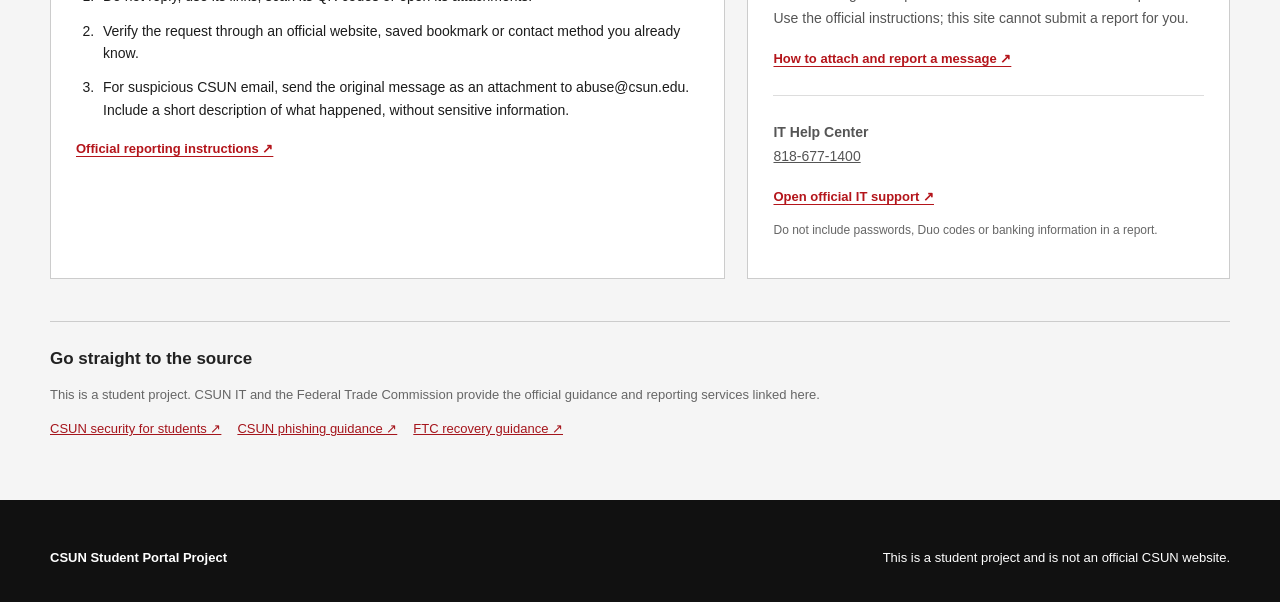
<file: pages/phishing-simulator.html>
<!DOCTYPE html>
<html lang="en"><head><meta charset="UTF-8"><meta name="viewport" content="width=device-width, initial-scale=1"><meta name="description" content="Practice with a fictional inbox and get immediate explanations of phishing warning signs."><title>Phishing Simulator | CSUN Student Portal</title><link rel="stylesheet" href="../css/main.css"><link rel="stylesheet" href="../css/pages/student-centers.css?v=2026.11.19.1"></head>
<body class="student-tools-page"><a class="st-skip" href="#main-content">Skip to content</a><header class="site-header">

        <div class="container header-inner">

            <div class="site-brand">
                <h1>CSUN Student Portal</h1>
            </div>

        </div>

    </header><nav class="main-nav">

        <div class="container nav-inner">

            <a href="../index.html">
                Home
            </a>

            <a href="program-mapper.html">
                Program Mapper
            </a>

            <a href="registration.html">
                Registration
            </a>

            <a href="resources.html">
                Campus Resources
            </a>

            <a href="cybersecurity.html" class="active" aria-current="page">
                Cybersecurity
            </a>
            
            <a class="lgb" href="login-page.html">
                Login
            </a>
        </div>

    </nav><main id="main-content" class="st-main container"><section class="st-hero"><div><p class="st-eyebrow">CYBERSECURITY / PRACTICE INBOX</p><h1>Think before<br><span>you click.</span></h1><p class="st-lead">Eight fictional messages. A few familiar situations. Practice spotting the requests that deserve a second look.</p><div class="st-actions"><a href="cybersecurity.html" class="st-button">← Cybersecurity Center</a></div></div><div class="st-hero-mark" aria-hidden="true"><svg viewBox="0 0 100 100" fill="none"><path d="M50 8 84 22v27c0 22-20 37-34 43C36 86 16 71 16 49V22Z" stroke="currentColor" stroke-width="3"/><path d="m32 49 12 12 25-26" stroke="currentColor" stroke-width="4"/></svg></div></section><section class="st-section" id="phishing" aria-labelledby="phishing-heading"><div class="st-section-heading"><div><p class="st-eyebrow">PRACTICE, THEN RECOGNIZE</p><h2 id="phishing-heading">Can you spot the phishing attempt?</h2><p>Read the context, inspect the sender and decide what you would do.</p></div></div><div id="phishing-app" class="st-trainer"><p>Loading the practice inbox…</p></div><p class="st-caption">Fictional training examples. Message links and attachments are inactive. Progress stays in this browser; no messages or passwords are collected.</p><noscript><p>Enable JavaScript for the practice exercise. You can still use the guidance and official help links.</p></noscript></section><section class="st-section" id="get-help" aria-labelledby="report-heading"><div class="st-section-heading"><div><p class="st-eyebrow">TAKE THE NEXT STEP</p><h2 id="report-heading">Something happened. What now?</h2><p>Select the closest situation for practical next steps and official support.</p></div></div><div class="st-response-grid"><div class="st-panel"><label class="st-field">Your situation<select id="incident-type"><option value="message">I received a suspicious message</option><option value="credentials">I entered my password or approved an unexpected Duo request</option><option value="money">I sent money or payment details</option><option value="device">I opened an attachment or suspect a device problem</option></select></label><div id="incident-guidance" aria-live="polite"></div></div><aside class="st-panel st-help-panel"><h3>Official CSUN support</h3><p><strong>Suspicious email</strong><br><a href="mailto:abuse@csun.edu">abuse@csun.edu</a></p><p>Send the original suspicious email as an attachment when possible. Use the official instructions; this site cannot submit a report for you.</p><a class="st-text-link" href="https://www.csun.edu/it/information-security/information-security-tips/protect-yourself-phishing-and-cyber-threats-1" target="_blank" rel="noopener noreferrer">How to attach and report a message ↗</a><hr><p><strong>IT Help Center</strong><br><a href="tel:8186771400">818-677-1400</a></p><a class="st-text-link" href="https://www.csun.edu/it" target="_blank" rel="noopener noreferrer">Open official IT support ↗</a><p class="st-caption">Do not include passwords, Duo codes or banking information in a report.</p></aside></div></section><section class="st-source-note"><h2>Go straight to the source</h2><p>This is a student project. CSUN IT and the Federal Trade Commission provide the official guidance and reporting services linked here.</p><div class="st-link-list"><a href="https://www.csun.edu/it/information-security/information-security-students" target="_blank" rel="noopener noreferrer">CSUN security for students ↗</a><a href="https://www.csun.edu/it/information-security/information-security-tips/protect-yourself-phishing-and-cyber-threats-0" target="_blank" rel="noopener noreferrer">CSUN phishing guidance ↗</a><a href="https://consumer.ftc.gov/articles/what-do-if-you-were-scammed" target="_blank" rel="noopener noreferrer">FTC recovery guidance ↗</a></div></section></main><footer class="site-footer">

        <div class="container footer-inner">

            <p>
                <strong>CSUN Student Portal Project</strong>
            </p>

            <p>
                This is a student project and is not an official
                CSUN website.
            </p>

        </div>

    </footer><div id="st-toast" class="st-toast" role="status" aria-live="polite" hidden></div><script type="module" src="../js/pages/cybersecurity.js?v=2026.11.19.1"></script><script type="module" src="../js/pages/phishing-simulator.js?v=2026.11.19.1"></script></body></html>
</file>
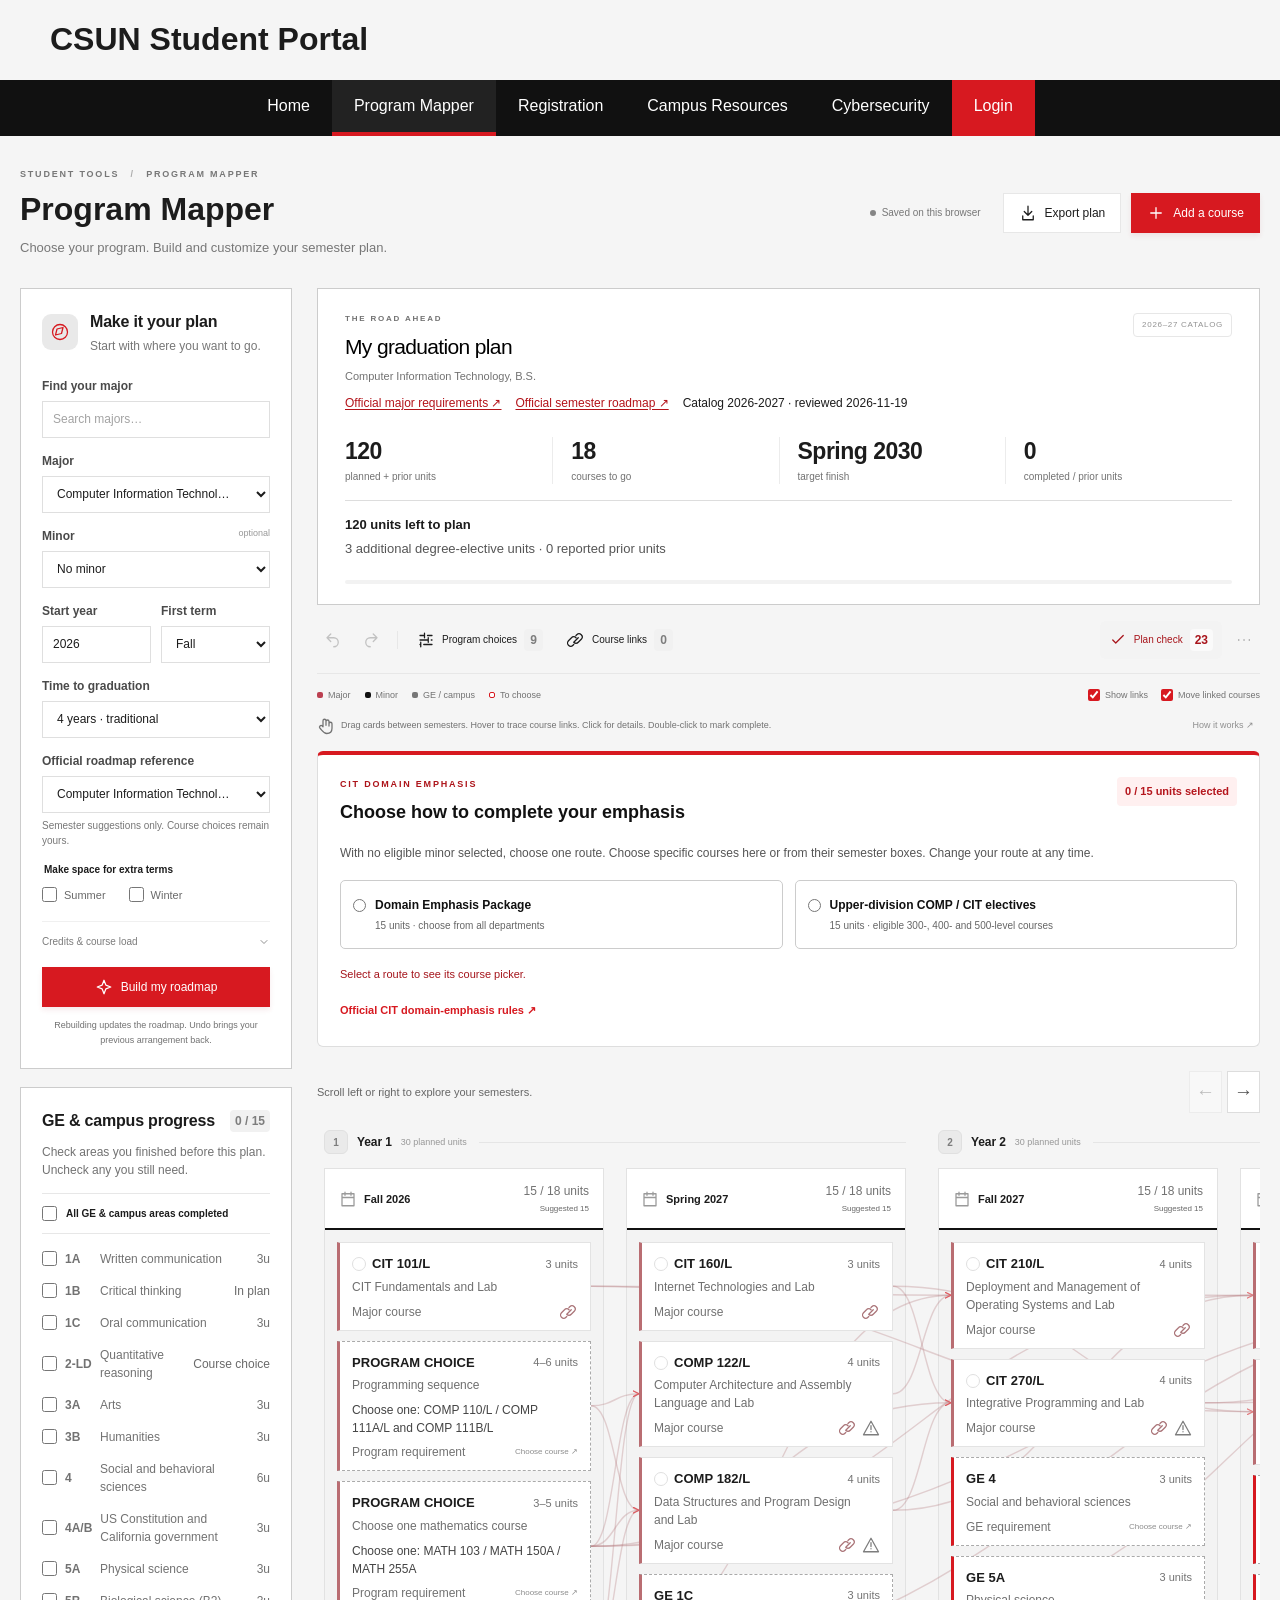
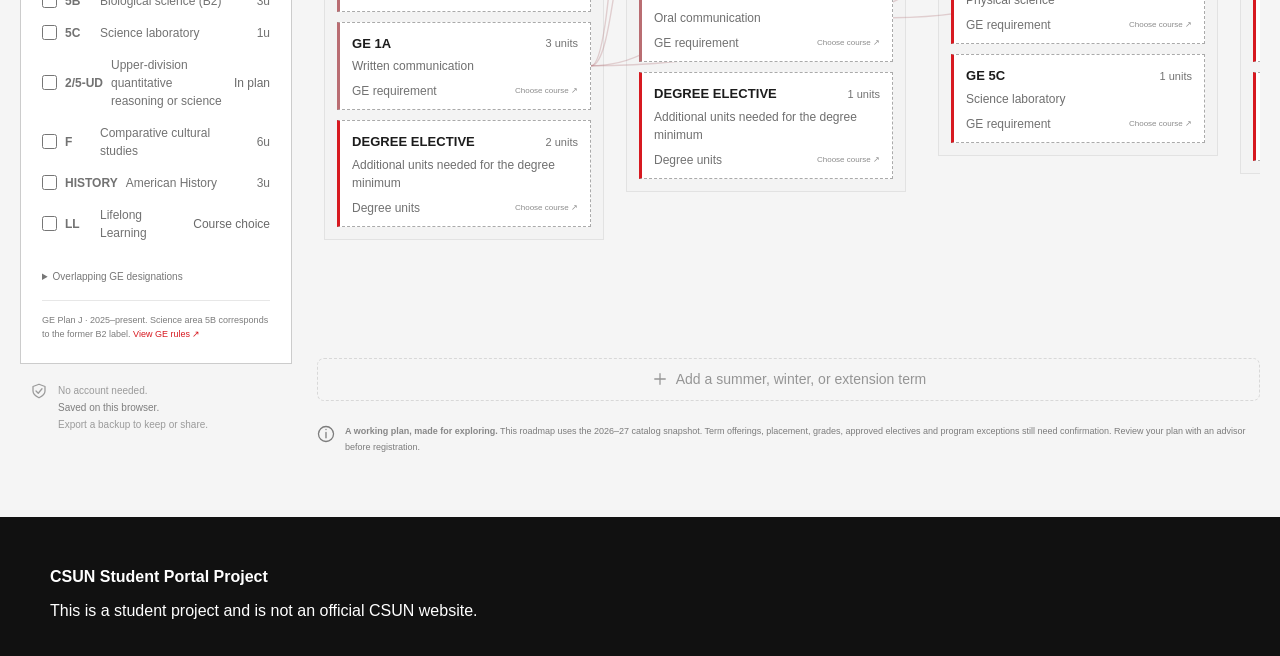
<file: pages/program-mapper.html>
<!DOCTYPE html>
<html lang="en">
<head>
  <meta charset="UTF-8">
  <meta name="viewport" content="width=device-width, initial-scale=1.0">
  <meta name="description" content="Build and customize your CSUN semester-by-semester degree plan. Explore majors, minors, GE courses and linked course sequences.">
  <title>Program Mapper | CSUN Reimagined</title>
  <link rel="stylesheet" href="../css/main.css">
  <link rel="stylesheet" href="../css/pages/program-mapper.css?v=2026.11.19.5">
  <script type="module" src="../js/pages/program-mapper.js?v=2026.11.19.5"></script>
</head>
<body class="pm-page">
  <a class="pm-skip" href="#roadmap">Skip to your roadmap</a>
  <header class="site-header">

        <div class="container header-inner">

            <div class="site-brand">
                <h1>CSUN Student Portal</h1>
            </div>

        </div>

    </header>
<nav class="main-nav" aria-label="Main navigation">

        <div class="container nav-inner">

            <a href="../index.html">
                Home
            </a>

            <a class="active" aria-current="page" href="program-mapper.html">
                Program Mapper
            </a>

            <a href="registration.html">
                Registration
            </a>

            <a href="resources.html">
                Campus Resources
            </a>

            <a href="cybersecurity.html">
                Cybersecurity
            </a>

            <a class="lgb" href="login-page.html">
                Login
            </a>
        </div>

    </nav>
  <main id="mapper-app" class="pm-shell" aria-busy="true">
    <div class="pm-heading-row">
      <div><p class="pm-eyebrow">STUDENT TOOLS <span>/</span> PROGRAM MAPPER</p><h1>Program Mapper</h1><p class="pm-lead">Choose your program. Build and customize your semester plan.</p></div>
      <div class="pm-heading-actions"><span id="save-status" class="pm-save-status" role="status">Loading catalog…</span><button class="pm-button pm-button-light" id="export-button" disabled><span data-icon="download"></span> Export plan</button><button class="pm-button pm-button-primary" id="add-course-button" disabled><span data-icon="plus"></span> Add a course</button></div>
    </div>
    <div id="choice-migration-notice" class="pm-migration-notice" hidden role="status">Your saved plan contains selections from the earlier automatic-choice version. Please confirm your program choices before treating them as requirements. <button id="review-imported-choices" class="pm-button pm-button-small">Review choices</button></div>
    <div id="load-error" class="pm-error" role="alert" hidden></div>
    <div class="pm-workspace" id="workspace">
      <aside class="pm-sidebar" aria-label="Plan settings">
        <section class="pm-panel pm-setup-panel">
          <div class="pm-panel-title"><span class="pm-icon-tile" data-icon="compass"></span><div><h2>Make it your plan</h2><p>Start with where you want to go.</p></div></div>
          <form id="setup-form">
            <label class="pm-field">Find your major<input id="major-search" type="search" placeholder="Search majors…" autocomplete="off"></label>
            <label class="pm-field">Major<select id="major-select" required aria-label="Major" disabled><option>Loading programs…</option></select></label>
            <label class="pm-field">Minor <span class="pm-optional">optional</span><select id="minor-select" aria-label="Minor" disabled><option value="">No minor</option></select></label>
            <div class="pm-field-pair"><label class="pm-field">Start year<input id="start-year" type="number" min="2000" max="2100" value="2026" required></label><label class="pm-field">First term<select id="start-season"><option>Fall</option><option>Spring</option></select></label></div>
            <label class="pm-field">Time to graduation<select id="plan-years"><option value="2">2 years · transfer / accelerated</option><option value="3">3 years</option><option value="4" selected>4 years · traditional</option><option value="5">5 years</option><option value="6">6 years</option><option value="7">7 years</option><option value="8">8 years</option></select></label>
            <label class="pm-field">Official roadmap reference<select id="roadmap-select" aria-label="Official roadmap reference"><option value="">No linked roadmap</option></select><small>Semester suggestions only. Course choices remain yours.</small></label><fieldset class="pm-session-options"><legend>Make space for extra terms</legend><label><input type="checkbox" id="include-summer"> Summer</label><label><input type="checkbox" id="include-winter"> Winter</label></fieldset>
            <details class="pm-more-settings"><summary>Credits & course load <span data-icon="chevron"></span></summary><label class="pm-field">Semester loads<select id="load-mode"><option value="roadmap">Follow the official CSUN roadmap</option><option value="custom">Use my preferred semester maximum</option></select><small>Roadmaps suggest the load (usually 15). You can move courses up to 18 units in fall or spring. Shorter plans use up to 18, plus optional summer/winter.</small></label><label class="pm-field">Prior credit accounting<select id="prior-credit-mode"><option value="estimate">Estimate from checked GE areas</option><option value="transcript">Use my transcript credit total</option></select></label><label class="pm-field">Other earned units from transcript<input id="transfer-units" type="number" min="0" max="300" step="0.5" value="0"><small>Include prior GE credits in this total. Exclude courses already marked completed on this board.</small></label><div class="pm-field-pair"><label class="pm-field">Fall / spring maximum<input id="regular-limit" type="number" min="1" max="18" value="18"></label><label class="pm-field">Summer limit<input id="summer-limit" type="number" min="1" max="13" value="6"></label></div><label class="pm-field">Winter limit<input id="winter-limit" type="number" min="1" max="4" value="3"></label></details>
            <button class="pm-button pm-button-primary pm-full" id="build-plan-button" disabled><span data-icon="spark"></span> Build my roadmap</button>
            <p class="pm-form-note">Rebuilding updates the roadmap. Undo brings your previous arrangement back.</p>
          </form>
        </section>
        <section class="pm-panel pm-ge-panel" aria-labelledby="ge-heading">
          <div class="pm-section-heading"><h2 id="ge-heading">GE & campus progress</h2><span id="ge-progress-badge" class="pm-count">0 / 15</span></div>
          <p class="pm-small-muted">Check areas you finished before this plan. Uncheck any you still need.</p>
          <label class="pm-check-all"><input type="checkbox" id="ge-all"> All GE & campus areas completed</label>
          <div id="ge-checklist" class="pm-ge-checklist"></div>
          <details class="pm-overlay-details"><summary>Overlapping GE designations</summary><div id="ge-overlays"></div></details>
          <p class="pm-ge-caption">GE Plan J · 2025–present. Science area 5B corresponds to the former B2 label. <a href="https://catalog.csun.edu/general-education/" target="_blank" rel="noopener noreferrer">View GE rules ↗</a></p>
        </section>
        <div class="pm-sidebar-note"><span data-icon="shield"></span><p>No account needed.<br><strong>Saved on this browser.</strong><br>Export a backup to keep or share.</p></div>
      </aside>
      <section class="pm-plan" aria-label="Your degree roadmap">
        <div class="pm-plan-overview">
          <div class="pm-plan-name-row"><div><p class="pm-eyebrow">THE ROAD AHEAD</p><input id="plan-name" class="pm-plan-name" value="My graduation plan" aria-label="Plan name" maxlength="100"><p id="program-subtitle" class="pm-program-subtitle">Loading your program…</p><div id="academic-sources" class="pm-academic-sources"></div></div><span id="catalog-badge" class="pm-catalog-badge">2026–27 CATALOG</span></div>
          <div id="plan-stats" class="pm-stats"><div><strong>—</strong><span>planned units</span></div><div><strong>—</strong><span>courses to go</span></div><div><strong>—</strong><span>target finish</span></div><div><strong>—</strong><span>completed units</span></div></div>
          <div id="credit-summary" class="pm-credit-summary" role="status"></div><div class="pm-progress-track" role="progressbar" aria-label="Completed plan units" aria-valuemin="0" aria-valuemax="120" aria-valuenow="0"><span id="plan-progress"></span></div>
        </div>
        <div class="pm-toolbar">
          <div class="pm-toolbar-group"><button id="undo-button" class="pm-icon-button" title="Undo (Ctrl/⌘ Z)" aria-label="Undo" disabled data-icon="undo"></button><button id="redo-button" class="pm-icon-button" title="Redo (Ctrl/⌘ Shift Z)" aria-label="Redo" disabled data-icon="redo"></button><span class="pm-toolbar-divider"></span><button id="choices-button" class="pm-tool-button"><span data-icon="sliders"></span> Program choices <span id="choices-count" class="pm-count"></span></button><button id="links-button" class="pm-tool-button"><span data-icon="link"></span> Course links <span id="links-count" class="pm-count">0</span></button></div>
          <div class="pm-toolbar-group"><button id="check-button" class="pm-check-button"><span data-icon="check"></span> Plan check <span id="issue-count" class="pm-count">…</span></button><button id="more-button" class="pm-icon-button" aria-label="More plan tools" title="Import, print and more" data-icon="more"></button></div>
        </div>
        <div class="pm-board-controls"><div class="pm-legend"><span><i class="pm-dot-major"></i>Major</span><span><i class="pm-dot-minor"></i>Minor</span><span><i class="pm-dot-ge"></i>GE / campus</span><span><i class="pm-dot-choice"></i>To choose</span></div><div class="pm-view-controls"><label><input id="show-links" type="checkbox" checked> Show links</label><label><input id="move-linked" type="checkbox" checked> Move linked courses</label></div></div>
        <div id="selection-bar" class="pm-selection-bar" hidden><strong id="selection-count">0 selected</strong><span>Move a sequence together or keep corequisites in one semester.</span><button id="create-link-button" class="pm-button pm-button-small">Create course link</button><button id="clear-selection-button" class="pm-icon-button" aria-label="Clear selection" data-icon="close"></button></div>
        <div class="pm-board-hint"><span data-icon="hand"></span><p>Drag cards between semesters. Hover to trace course links. Click for details. Double-click to mark complete.</p><button id="help-button">How it works <span aria-hidden="true">↗</span></button></div>
        <section id="cit-domain-panel" class="pm-domain-panel" aria-labelledby="cit-domain-heading" hidden></section>
        <div class="pm-timeline-navigation"><p id="timeline-help">Scroll left or right to explore your semesters.</p><div><button id="timeline-previous" class="pm-icon-button" aria-label="Show earlier semesters" aria-controls="roadmap" title="Earlier semesters">←</button><button id="timeline-next" class="pm-icon-button" aria-label="Show later semesters" aria-controls="roadmap" title="Later semesters">→</button></div></div>
        <div id="roadmap" class="pm-roadmap" role="region" aria-label="Semester timeline, arranged from left to right" aria-describedby="timeline-help" tabindex="0"><div class="pm-loading"><span class="pm-spinner"></span><h2>Making room for your next chapter.</h2><p>Loading the CSUN catalog and your roadmap…</p></div></div>
        <section id="unscheduled-section" class="pm-unscheduled" hidden><div class="pm-section-heading"><h2>Needs a semester</h2><span id="unscheduled-count" class="pm-count"></span></div><p>These cards don’t fit the current limits or still have a sequencing conflict. Add a term, adjust your course load, or use the card’s Move control.</p><div id="unscheduled-cards" class="pm-unscheduled-cards"></div></section>
        <button id="add-term-button" class="pm-add-term"><span data-icon="plus"></span> Add a summer, winter, or extension term</button>
        <div class="pm-planning-note"><span data-icon="info"></span><p><strong>A working plan, made for exploring.</strong> This roadmap uses the 2026–27 catalog snapshot. Term offerings, placement, grades, approved electives and program exceptions still need confirmation. Review your plan with an advisor before registration.</p></div>
      </section>
    </div>
  </main>
  <footer class="site-footer">

        <div class="container footer-inner">

            <p>
                <strong>CSUN Student Portal Project</strong>
            </p>

            <p>
                This is a student project and is not an official
                CSUN website.
            </p>

        </div>

    </footer>
  <dialog id="mapper-dialog" class="pm-dialog" aria-labelledby="dialog-title"><div class="pm-dialog-header"><div><p id="dialog-eyebrow" class="pm-eyebrow"></p><h2 id="dialog-title"></h2></div><button id="close-dialog" class="pm-icon-button" aria-label="Close dialog" data-icon="close"></button></div><div id="dialog-body" class="pm-dialog-body"></div></dialog>
  <div id="mapper-toast" class="pm-toast" role="status" aria-live="polite" hidden></div>
  <input id="import-file" type="file" accept="application/json,.json" hidden>
  <noscript><p class="pm-error">Enable JavaScript to build and customize your program roadmap.</p></noscript>
</body>
</html>
</file>
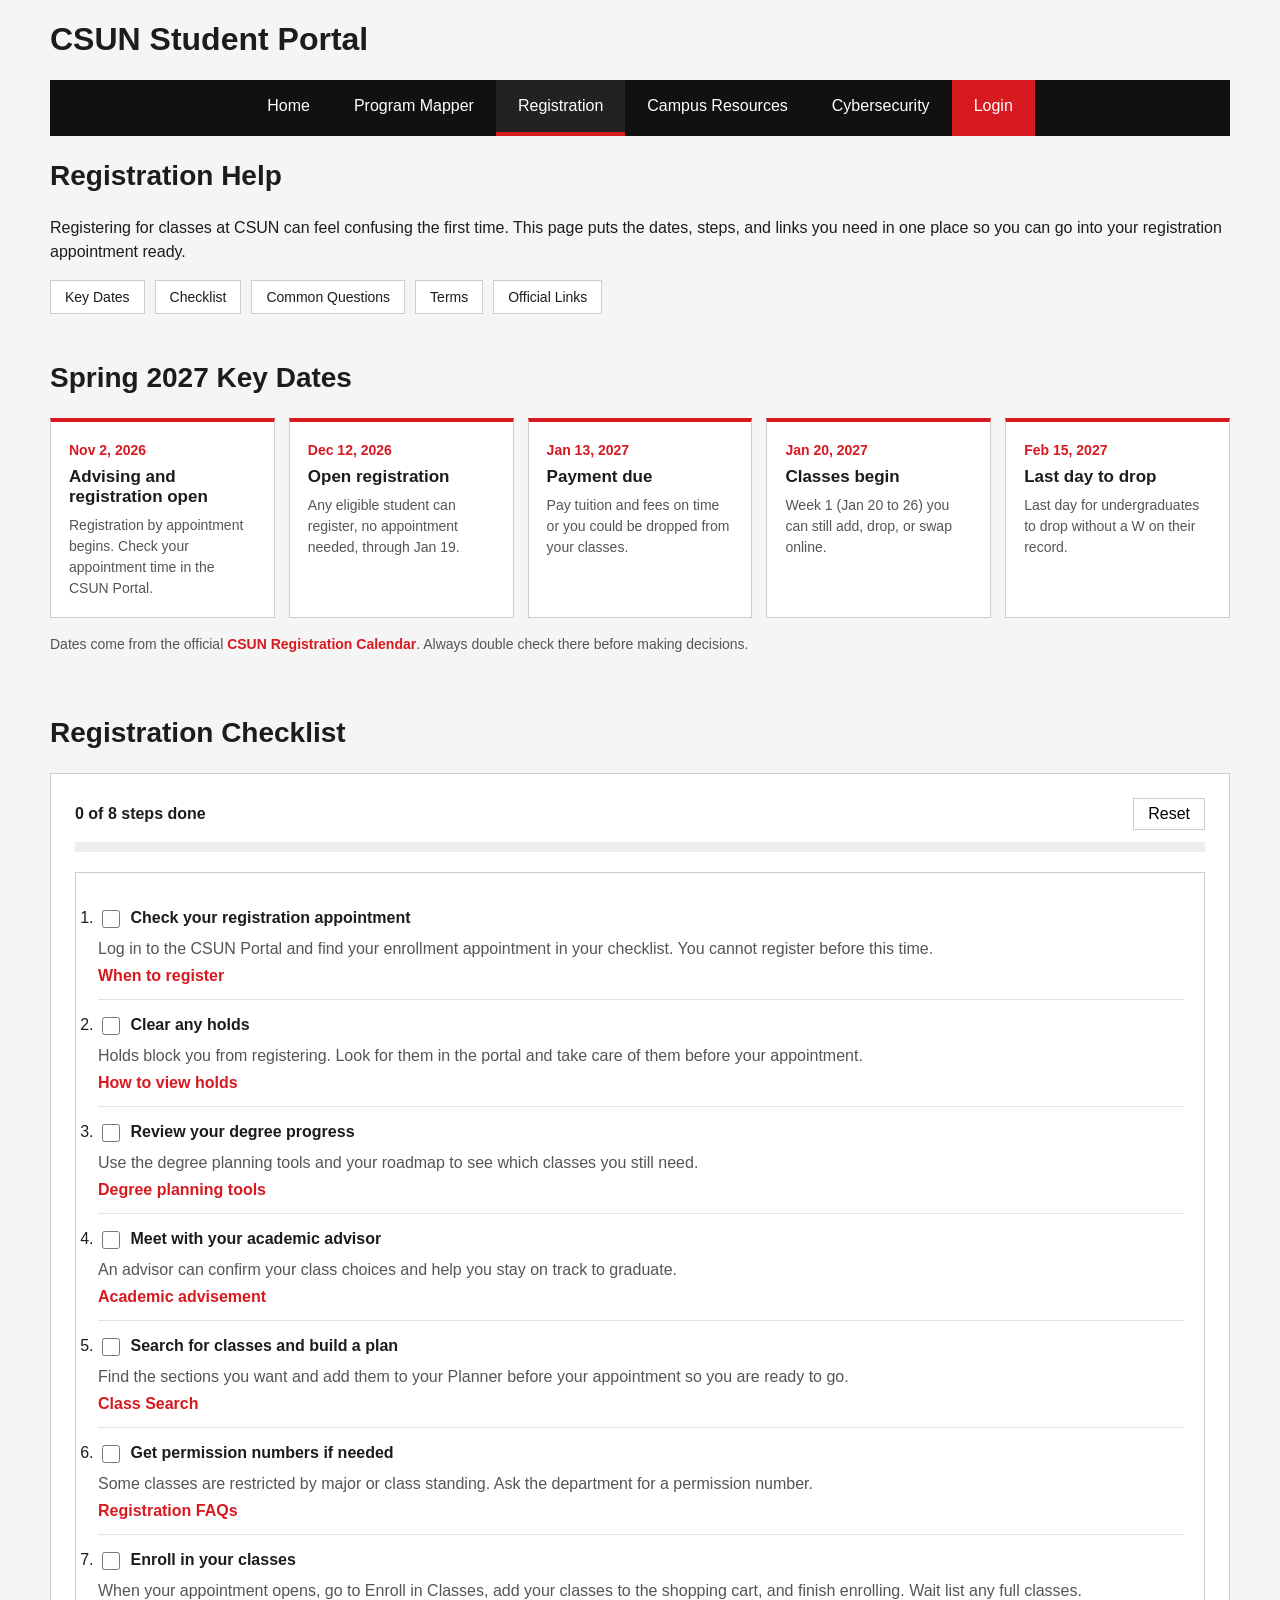
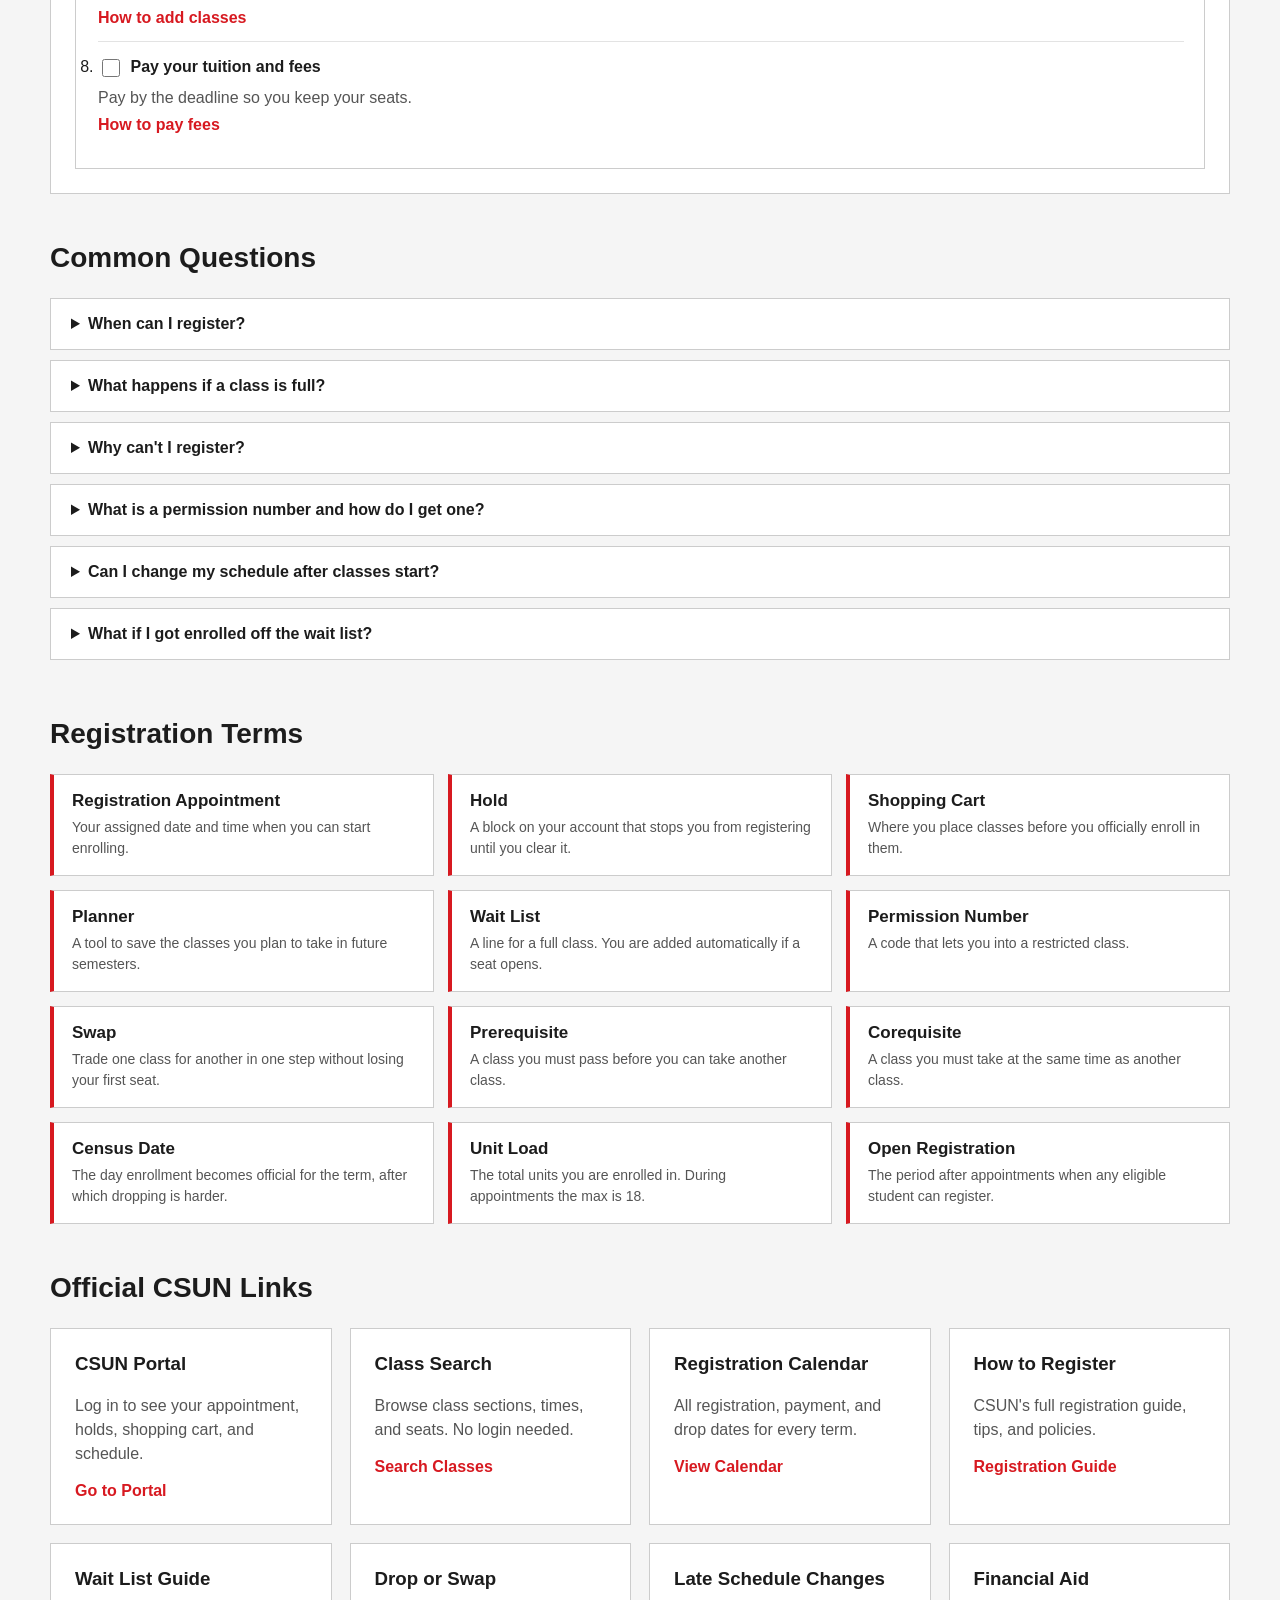
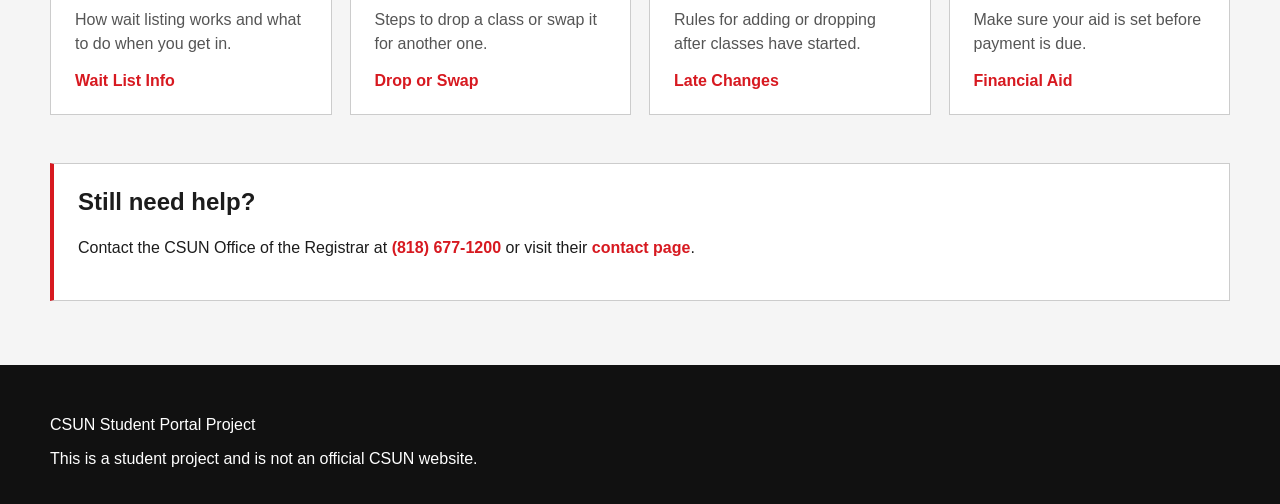
<file: pages/registration.html>
<!DOCTYPE html>
<html lang="en">
<head>
  <meta charset="UTF-8">
  <meta name="viewport" content="width=device-width, initial-scale=1.0">
  <meta name="description" content="CSUN registration help: key dates, a step by step checklist, common questions, registration terms, and official links.">
  <title>Registration Help | CSUN Student Portal</title>
  <link rel="stylesheet" href="../css/main.css">
  <link rel="stylesheet" href="../css/pages/registration.css">
</head>
<body>
  <header>
    <div class="container">
      <h1>CSUN Student Portal</h1>
      <nav class="main-nav" aria-label="Main navigation">
        <div class="nav-inner">
          <a href="../index.html">Home</a>
          <a href="program-mapper.html">Program Mapper</a>
          <a href="registration.html" class="active" aria-current="page">Registration</a>
          <a href="resources.html">Campus Resources</a>
          <a href="cybersecurity.html">Cybersecurity</a>
           <a href="login-page.html" class="lgb">Login</a>
        </div>
      </nav>
    </div>
  </header>

  <main class="registration-content">

    <!-- INTRO
         Explains what this page is for and gives quick jump links to each section. -->
    <section class="section" aria-labelledby="registration-heading">
      <div class="container">
        <h2 id="registration-heading" class="section-title">Registration Help</h2>
        <p>Registering for classes at CSUN can feel confusing the first time. This page puts the dates, steps, and links you need in one place so you can go into your registration appointment ready.</p>
        <nav class="jump-links" aria-label="On this page">
          <a href="#dates-heading">Key Dates</a>
          <a href="#checklist-heading">Checklist</a>
          <a href="#faq-heading">Common Questions</a>
          <a href="#terms-heading">Terms</a>
          <a href="#links-heading">Official Links</a>
        </nav>
      </div>
    </section>

    <!-- KEY DATES
         Spring 2027 dates from the official CSUN Registration Calendar.
         Update these each semester. -->
    <section class="section" aria-labelledby="dates-heading">
      <div class="container">
        <h2 id="dates-heading" class="section-title">Spring 2027 Key Dates</h2>
        <div class="date-grid">
          <article class="date-card">
            <p class="date">Nov 2, 2026</p>
            <h3>Advising and registration open</h3>
            <p>Registration by appointment begins. Check your appointment time in the CSUN Portal.</p>
          </article>
          <article class="date-card">
            <p class="date">Dec 12, 2026</p>
            <h3>Open registration</h3>
            <p>Any eligible student can register, no appointment needed, through Jan 19.</p>
          </article>
          <article class="date-card">
            <p class="date">Jan 13, 2027</p>
            <h3>Payment due</h3>
            <p>Pay tuition and fees on time or you could be dropped from your classes.</p>
          </article>
          <article class="date-card">
            <p class="date">Jan 20, 2027</p>
            <h3>Classes begin</h3>
            <p>Week 1 (Jan 20 to 26) you can still add, drop, or swap online.</p>
          </article>
          <article class="date-card">
            <p class="date">Feb 15, 2027</p>
            <h3>Last day to drop</h3>
            <p>Last day for undergraduates to drop without a W on their record.</p>
          </article>
        </div>
        <p class="note">Dates come from the official <a class="text-link" href="https://www.csun.edu/current-students/registration-calendar" target="_blank" rel="noopener">CSUN Registration Calendar</a>. Always double check there before making decisions.</p>
      </div>
    </section>

    <!-- CHECKLIST
         Students can check off each step. Progress is saved in their browser
         by js/pages/registration.js so it stays when they come back. -->
    <section class="section" aria-labelledby="checklist-heading">
      <div class="container">
        <h2 id="checklist-heading" class="section-title">Registration Checklist</h2>
        <div class="panel checklist-panel">
          <div class="progress-row">
            <p id="progress-text" aria-live="polite">0 of 8 steps done</p>
            <button type="button" id="reset-checklist" class="reset-button">Reset</button>
          </div>
          <div class="progress-bar" aria-hidden="true"><div id="progress-fill" class="progress-fill"></div></div>

          <ol class="checklist">
            <li>
              <label><input type="checkbox" data-step="1"> <strong>Check your registration appointment</strong></label>
              <p>Log in to the CSUN Portal and find your enrollment appointment in your checklist. You cannot register before this time.</p>
              <a class="text-link" href="https://www.csun.edu/current-students/register/when-register" target="_blank" rel="noopener">When to register</a>
            </li>
            <li>
              <label><input type="checkbox" data-step="2"> <strong>Clear any holds</strong></label>
              <p>Holds block you from registering. Look for them in the portal and take care of them before your appointment.</p>
              <a class="text-link" href="https://www.csun.edu/current-students/view-holds" target="_blank" rel="noopener">How to view holds</a>
            </li>
            <li>
              <label><input type="checkbox" data-step="3"> <strong>Review your degree progress</strong></label>
              <p>Use the degree planning tools and your roadmap to see which classes you still need.</p>
              <a class="text-link" href="https://www.csun.edu/current-students/plan-your-degree" target="_blank" rel="noopener">Degree planning tools</a>
            </li>
            <li>
              <label><input type="checkbox" data-step="4"> <strong>Meet with your academic advisor</strong></label>
              <p>An advisor can confirm your class choices and help you stay on track to graduate.</p>
              <a class="text-link" href="https://catalog.csun.edu/undergraduate-services/academic-advisement/" target="_blank" rel="noopener">Academic advisement</a>
            </li>
            <li>
              <label><input type="checkbox" data-step="5"> <strong>Search for classes and build a plan</strong></label>
              <p>Find the sections you want and add them to your Planner before your appointment so you are ready to go.</p>
              <a class="text-link" href="https://www.csun.edu/class-search" target="_blank" rel="noopener">Class Search</a>
            </li>
            <li>
              <label><input type="checkbox" data-step="6"> <strong>Get permission numbers if needed</strong></label>
              <p>Some classes are restricted by major or class standing. Ask the department for a permission number.</p>
              <a class="text-link" href="https://www.csun.edu/current-students/register/faqs" target="_blank" rel="noopener">Registration FAQs</a>
            </li>
            <li>
              <label><input type="checkbox" data-step="7"> <strong>Enroll in your classes</strong></label>
              <p>When your appointment opens, go to Enroll in Classes, add your classes to the shopping cart, and finish enrolling. Wait list any full classes.</p>
              <a class="text-link" href="https://www.csun.edu/current-students/add-classes" target="_blank" rel="noopener">How to add classes</a>
            </li>
            <li>
              <label><input type="checkbox" data-step="8"> <strong>Pay your tuition and fees</strong></label>
              <p>Pay by the deadline so you keep your seats.</p>
              <a class="text-link" href="https://www.csun.edu/stufin/tuition/ucs-how-pay-your-fees" target="_blank" rel="noopener">How to pay fees</a>
            </li>
          </ol>
        </div>
      </div>
    </section>

    <!-- COMMON QUESTIONS
         Uses <details> and <summary> so each answer opens and closes without extra JavaScript. -->
    <section class="section" aria-labelledby="faq-heading">
      <div class="container">
        <h2 id="faq-heading" class="section-title">Common Questions</h2>
        <div class="faq-list">
          <details class="faq">
            <summary>When can I register?</summary>
            <p>Each student gets a registration appointment, which is the earliest time you can enroll. You can find it in your CSUN Portal checklist. After the appointment period ends, open registration lets any eligible student register.</p>
          </details>
          <details class="faq">
            <summary>What happens if a class is full?</summary>
            <p>You can join the wait list by checking the "Wait list if class is full" box when you enroll. If a seat opens and you meet all the requirements, you are added to the class automatically. You can wait list up to 13 units per term.</p>
          </details>
          <details class="faq">
            <summary>Why can't I register?</summary>
            <p>The most common reasons are a hold on your account, your appointment time has not started yet, or the class needs a permission number. Check your holds first.</p>
          </details>
          <details class="faq">
            <summary>What is a permission number and how do I get one?</summary>
            <p>A permission number lets you into a restricted class, for example one limited to a certain major. You get it from the department or instructor, then enter it when you enroll.</p>
          </details>
          <details class="faq">
            <summary>Can I change my schedule after classes start?</summary>
            <p>Yes. During the first week you can add, drop, or swap online. After that, adding usually needs instructor permission and drops have deadlines. See Late Schedule Changes in the official links below.</p>
          </details>
          <details class="faq">
            <summary>What if I got enrolled off the wait list?</summary>
            <p>Check your account balance right away. New fees may be due and missing the payment could drop you from your classes.</p>
          </details>
        </div>
      </div>
    </section>

    <!-- TERMS
         Short definitions of words students see during registration. -->
    <section class="section" aria-labelledby="terms-heading">
      <div class="container">
        <h2 id="terms-heading" class="section-title">Registration Terms</h2>
        <div class="terms-grid">
          <div class="term"><h3>Registration Appointment</h3><p>Your assigned date and time when you can start enrolling.</p></div>
          <div class="term"><h3>Hold</h3><p>A block on your account that stops you from registering until you clear it.</p></div>
          <div class="term"><h3>Shopping Cart</h3><p>Where you place classes before you officially enroll in them.</p></div>
          <div class="term"><h3>Planner</h3><p>A tool to save the classes you plan to take in future semesters.</p></div>
          <div class="term"><h3>Wait List</h3><p>A line for a full class. You are added automatically if a seat opens.</p></div>
          <div class="term"><h3>Permission Number</h3><p>A code that lets you into a restricted class.</p></div>
          <div class="term"><h3>Swap</h3><p>Trade one class for another in one step without losing your first seat.</p></div>
          <div class="term"><h3>Prerequisite</h3><p>A class you must pass before you can take another class.</p></div>
          <div class="term"><h3>Corequisite</h3><p>A class you must take at the same time as another class.</p></div>
          <div class="term"><h3>Census Date</h3><p>The day enrollment becomes official for the term, after which dropping is harder.</p></div>
          <div class="term"><h3>Unit Load</h3><p>The total units you are enrolled in. During appointments the max is 18.</p></div>
          <div class="term"><h3>Open Registration</h3><p>The period after appointments when any eligible student can register.</p></div>
        </div>
      </div>
    </section>

    <!-- OFFICIAL LINKS
         Every link opens the official CSUN page in a new tab. -->
    <section class="section" aria-labelledby="links-heading">
      <div class="container">
        <h2 id="links-heading" class="section-title">Official CSUN Links</h2>
        <div class="card-grid">
          <article class="card">
            <h3>CSUN Portal</h3>
            <p>Log in to see your appointment, holds, shopping cart, and schedule.</p>
            <a class="text-link" href="https://portal.csun.edu/login" target="_blank" rel="noopener">Go to Portal</a>
          </article>
          <article class="card">
            <h3>Class Search</h3>
            <p>Browse class sections, times, and seats. No login needed.</p>
            <a class="text-link" href="https://www.csun.edu/class-search" target="_blank" rel="noopener">Search Classes</a>
          </article>
          <article class="card">
            <h3>Registration Calendar</h3>
            <p>All registration, payment, and drop dates for every term.</p>
            <a class="text-link" href="https://www.csun.edu/current-students/registration-calendar" target="_blank" rel="noopener">View Calendar</a>
          </article>
          <article class="card">
            <h3>How to Register</h3>
            <p>CSUN's full registration guide, tips, and policies.</p>
            <a class="text-link" href="https://www.csun.edu/current-students/register" target="_blank" rel="noopener">Registration Guide</a>
          </article>
          <article class="card">
            <h3>Wait List Guide</h3>
            <p>How wait listing works and what to do when you get in.</p>
            <a class="text-link" href="https://www.csun.edu/current-students/waitlist" target="_blank" rel="noopener">Wait List Info</a>
          </article>
          <article class="card">
            <h3>Drop or Swap</h3>
            <p>Steps to drop a class or swap it for another one.</p>
            <a class="text-link" href="https://www.csun.edu/current-students/drop-or-swap-classes" target="_blank" rel="noopener">Drop or Swap</a>
          </article>
          <article class="card">
            <h3>Late Schedule Changes</h3>
            <p>Rules for adding or dropping after classes have started.</p>
            <a class="text-link" href="https://www.csun.edu/current-students/register/late-register" target="_blank" rel="noopener">Late Changes</a>
          </article>
          <article class="card">
            <h3>Financial Aid</h3>
            <p>Make sure your aid is set before payment is due.</p>
            <a class="text-link" href="https://www.csun.edu/financialaid" target="_blank" rel="noopener">Financial Aid</a>
          </article>
        </div>
      </div>
    </section>

    <!-- CONTACT -->
    <section class="section" aria-labelledby="contact-heading">
      <div class="container">
        <div class="panel contact-panel">
          <h2 id="contact-heading">Still need help?</h2>
          <p>Contact the CSUN Office of the Registrar at <a class="text-link" href="tel:+18186771200">(818) 677-1200</a> or visit their <a class="text-link" href="https://www.csun.edu/current-students/contact-office-registrar" target="_blank" rel="noopener">contact page</a>.</p>
        </div>
      </div>
    </section>

  </main>

  <footer class="site-footer">
    <div class="container">
      <p>CSUN Student Portal Project</p>
      <p>This is a student project and is not an official CSUN website.</p>
    </div>
  </footer>

  <script src="../js/main.js"></script>
  <script src="../js/pages/registration.js"></script>
</body>
</html>
</file>
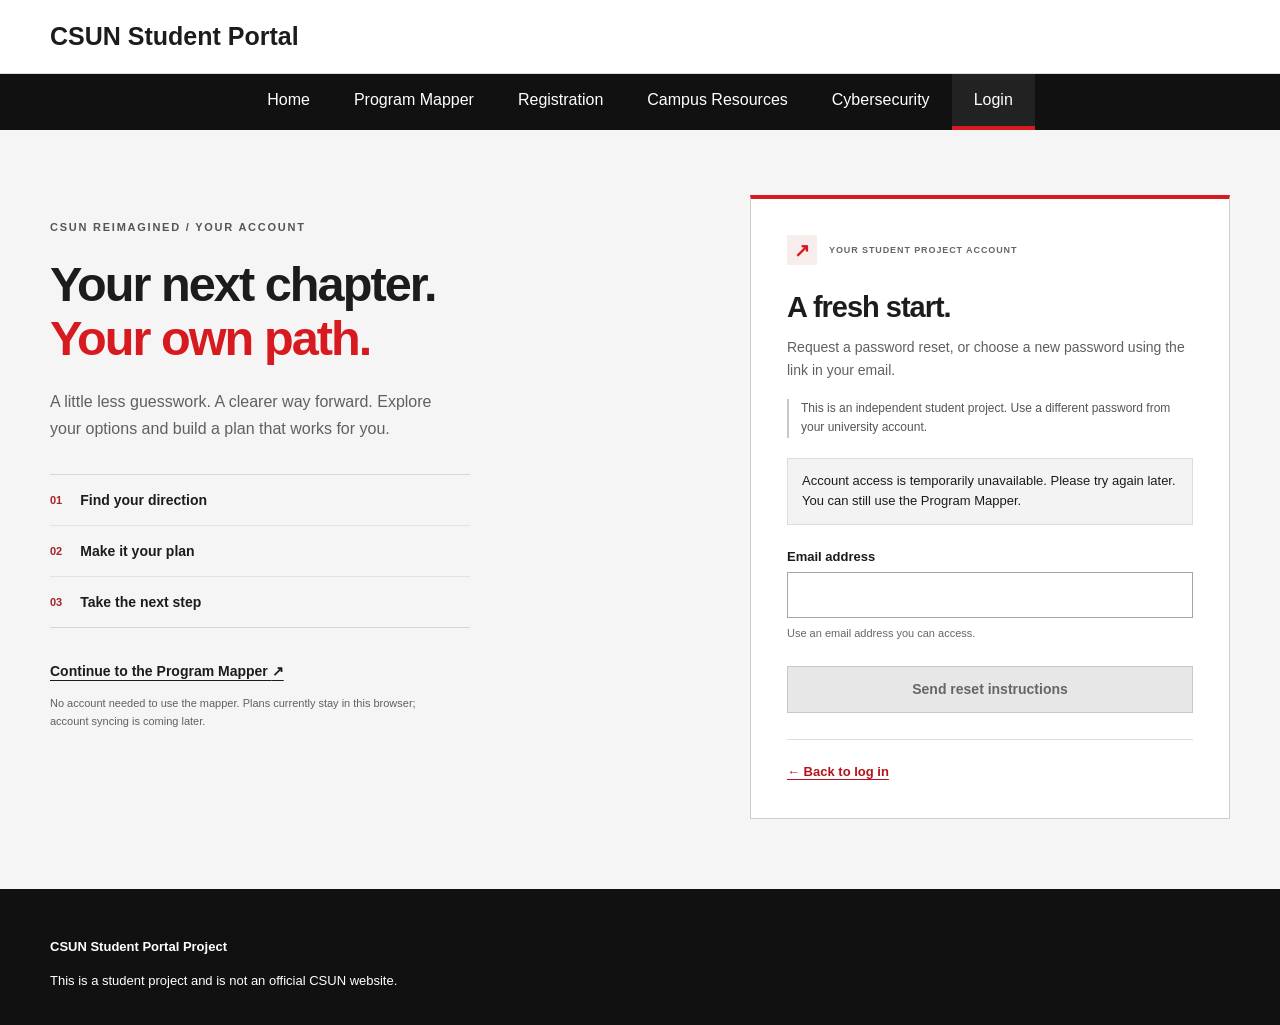
<file: pages/reset-password.html>
<!DOCTYPE html>
<html lang="en">
<head>
    <meta charset="UTF-8">
    <meta name="viewport" content="width=device-width, initial-scale=1.0">
    <meta name="referrer" content="no-referrer">
    <meta name="robots" content="noindex, nofollow">
    <title>Reset password | CSUN Reimagined</title>
    <link rel="stylesheet" href="../css/main.css">
    <link rel="stylesheet" href="../css/pages/login.css?v=2026.11.25.1">
</head>
<body class="auth-page" data-auth-page="reset">
    <a class="auth-skip" href="#account-main">Skip to account form</a>
    <header class="site-header">

        <div class="container header-inner">

            <div class="site-brand">
                <h1>CSUN Student Portal</h1>
            </div>

        </div>

    </header>
    <nav class="main-nav">

        <div class="container nav-inner">

            <a href="../index.html">
                Home
            </a>

            <a href="program-mapper.html">
                Program Mapper
            </a>

            <a href="registration.html">
                Registration
            </a>

            <a href="resources.html">
                Campus Resources
            </a>

            <a href="cybersecurity.html">
                Cybersecurity
            </a>

            <a class="lgb active" aria-current="page" href="login-page.html">
                Login
            </a>
        </div>

    </nav>
    <main id="account-main" class="container auth-layout">
        <section class="auth-intro" aria-labelledby="intro-title">
            <p class="auth-eyebrow">CSUN REIMAGINED / YOUR ACCOUNT</p>
            <h2 id="intro-title">Your next chapter.<br><span>Your own path.</span></h2>
            <p>A little less guesswork. A clearer way forward. Explore your options and build a plan that works for you.</p>
            <div class="auth-preview" aria-hidden="true">
                <div><span>01</span><strong>Find your direction</strong></div>
                <div><span>02</span><strong>Make it your plan</strong></div>
                <div><span>03</span><strong>Take the next step</strong></div>
            </div>
            <a class="auth-guest" href="program-mapper.html">Continue to the Program Mapper <span aria-hidden="true">↗</span></a>
            <p class="auth-fine">No account needed to use the mapper. Plans currently stay in this browser; account syncing is coming later.</p>
        </section>
        <section class="auth-card" aria-labelledby="account-title">
            <div class="auth-card-heading"><span class="auth-mark" aria-hidden="true">↗</span><span>YOUR STUDENT PROJECT ACCOUNT</span></div>
            <div id="account-entry">
                <h2 id="account-title">A fresh start.</h2>
                <p class="auth-subtitle">Request a password reset, or choose a new password using the link in your email.</p>
                <p class="auth-project-note">This is an independent student project. Use a different password from your university account.</p>
                <div id="service-status" class="auth-service" role="status" aria-live="polite">Checking account availability…</div>
                <a id="account-live-site" class="auth-live-site" href="https://csunreimagined.com/pages/reset-password.html" hidden>Continue on csunreimagined.com →</a>
                <div id="form-status" class="auth-status" role="status" aria-live="polite" aria-atomic="true" tabindex="-1" hidden></div>
                <div id="reset-request"><form id="account-form" method="post" novalidate><div class="auth-fields"><div class="auth-field"><label for="email">Email address</label><input id="email" name="email" type="email" autocomplete="email" required maxlength="254" aria-describedby="email-hint email-error" autocapitalize="none" spellcheck="false"><small id="email-hint">Use an email address you can access.</small><p class="auth-field-error" id="email-error" hidden></p></div></div><button class="auth-primary" type="submit" disabled>Send reset instructions</button></form></div><div id="reset-confirm" hidden><form id="reset-form" method="post" novalidate><div class="auth-fields"><div class="auth-field"><label for="new-password">Password</label><div class="auth-password"><input id="new-password" name="new-password" type="password" autocomplete="new-password" required maxlength="256" aria-describedby="new-password-hint new-password-error"><button type="button" class="auth-reveal" data-toggle="new-password" aria-controls="new-password" aria-pressed="false" aria-label="Show password">Show</button></div><small id="new-password-hint">Use 15–128 characters. Spaces and passphrases are welcome.</small><p class="auth-field-error" id="new-password-error" hidden></p></div><div class="auth-field"><label for="confirm-password">Confirm password</label><div class="auth-password"><input id="confirm-password" name="confirm-password" type="password" autocomplete="new-password" required maxlength="256" aria-describedby="confirm-password-hint confirm-password-error"><button type="button" class="auth-reveal" data-toggle="confirm-password" aria-controls="confirm-password" aria-pressed="false" aria-label="Show confirm password">Show</button></div><small id="confirm-password-hint"></small><p class="auth-field-error" id="confirm-password-error" hidden></p></div></div><button class="auth-primary" type="submit" disabled>Save new password</button></form></div><div class="auth-switch"><a href="login-page.html">← Back to log in</a></div>
            </div>
            <div id="account-session" hidden>
                <h2>You’re logged in.</h2>
                <p>Welcome, <strong id="account-name"></strong>.</p>
                <p id="account-email" class="auth-subtitle"></p>
                <p class="auth-project-note">Your mapper plan still saves in this browser. Account syncing is coming later.</p>
                <a class="auth-primary" href="program-mapper.html">Open Program Mapper</a>
                <button id="sign-out" class="auth-secondary" type="button">Sign out</button>
                <p id="session-status" role="status" aria-live="polite"></p>
            </div>
            <noscript><p class="auth-service">Account forms need JavaScript. You can still <a href="program-mapper.html">use the Program Mapper</a>.</p></noscript>
        </section>
    </main>
    <footer class="site-footer">

        <div class="container footer-inner">

            <p>
                <strong>CSUN Student Portal Project</strong>
            </p>

            <p>
                This is a student project and is not an official
                CSUN website.
            </p>

        </div>

    </footer>
    <script type="module" src="../js/pages/account.js?v=2026.11.25.1"></script>
</body>
</html>
</file>
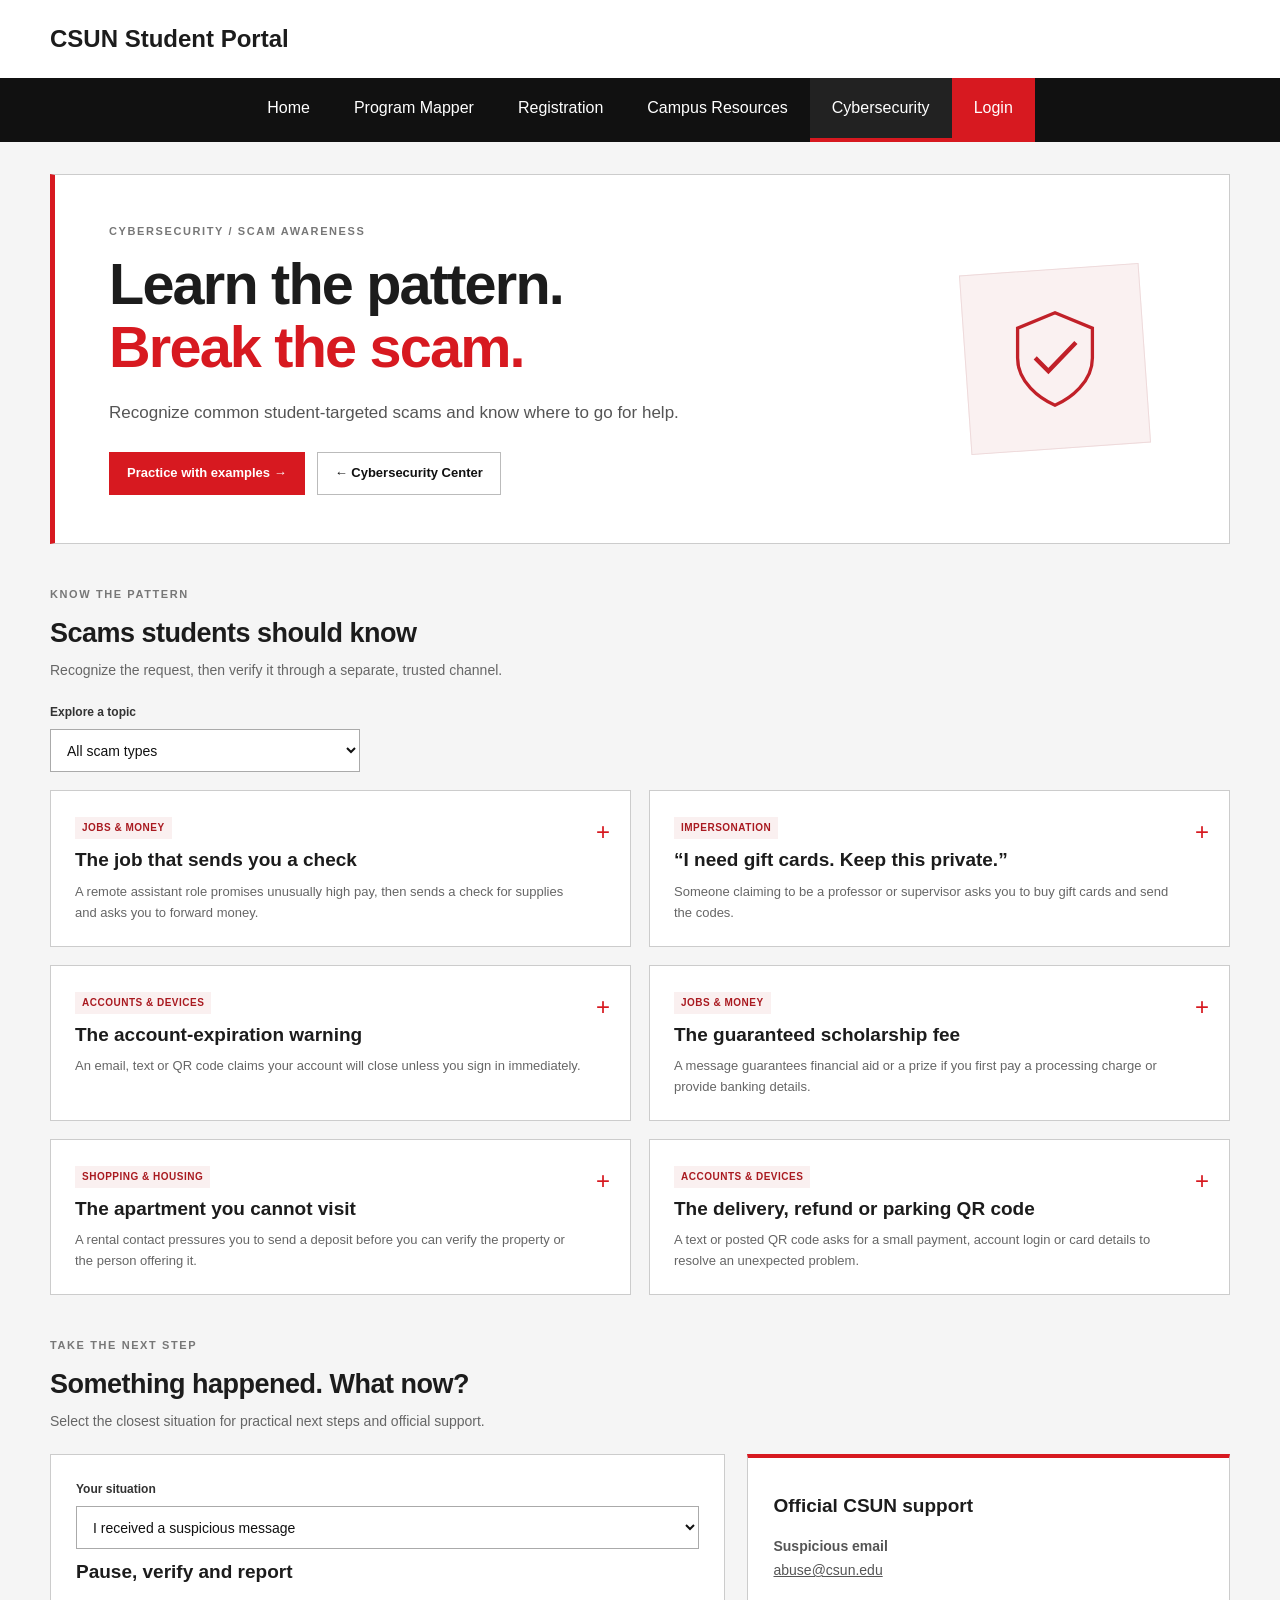
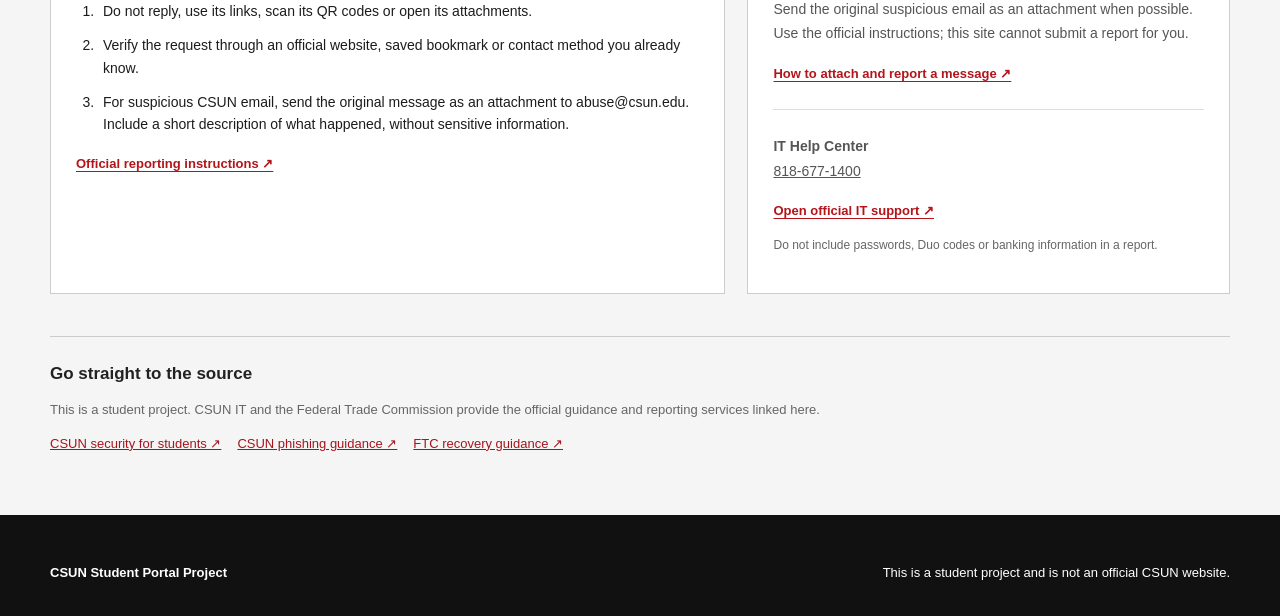
<file: pages/scam-awareness.html>
<!DOCTYPE html>
<html lang="en"><head><meta charset="UTF-8"><meta name="viewport" content="width=device-width, initial-scale=1"><meta name="description" content="Recognize fake jobs, impersonation, account scams and payment pressure, and find official reporting help."><title>Scam Awareness | CSUN Student Portal</title><link rel="stylesheet" href="../css/main.css"><link rel="stylesheet" href="../css/pages/student-centers.css?v=2026.11.19.1"></head>
<body class="student-tools-page"><a class="st-skip" href="#main-content">Skip to content</a><header class="site-header">

        <div class="container header-inner">

            <div class="site-brand">
                <h1>CSUN Student Portal</h1>
            </div>

        </div>

    </header><nav class="main-nav">

        <div class="container nav-inner">

            <a href="../index.html">
                Home
            </a>

            <a href="program-mapper.html">
                Program Mapper
            </a>

            <a href="registration.html">
                Registration
            </a>

            <a href="resources.html">
                Campus Resources
            </a>

            <a href="cybersecurity.html" class="active" aria-current="page">
                Cybersecurity
            </a>
            
            <a class="lgb" href="login-page.html">
                Login
            </a>
        </div>

    </nav><main id="main-content" class="st-main container"><section class="st-hero"><div><p class="st-eyebrow">CYBERSECURITY / SCAM AWARENESS</p><h1>Learn the pattern.<br><span>Break the scam.</span></h1><p class="st-lead">Recognize common student-targeted scams and know where to go for help.</p><div class="st-actions"><a href="phishing-simulator.html" class="st-button st-primary">Practice with examples →</a><a href="cybersecurity.html" class="st-button">← Cybersecurity Center</a></div></div><div class="st-hero-mark" aria-hidden="true"><svg viewBox="0 0 100 100" fill="none"><path d="M50 8 84 22v27c0 22-20 37-34 43C36 86 16 71 16 49V22Z" stroke="currentColor" stroke-width="3"/><path d="m32 49 12 12 25-26" stroke="currentColor" stroke-width="4"/></svg></div></section><section class="st-section" id="scams" aria-labelledby="scams-heading"><div class="st-section-heading"><div><p class="st-eyebrow">KNOW THE PATTERN</p><h2 id="scams-heading">Scams students should know</h2><p>Recognize the request, then verify it through a separate, trusted channel.</p></div></div><label class="st-field st-filter-short">Explore a topic<select id="scam-category"><option value="">All scam types</option><option>Jobs &amp; money</option><option>Impersonation</option><option>Accounts &amp; devices</option><option>Shopping &amp; housing</option></select></label><div id="scam-grid" class="st-card-grid"></div><noscript><p>Watch for fake jobs, requests for gift cards, unexpected account-verification messages, and payment pressure. Verify the request independently before sharing information or money.</p></noscript></section><section class="st-section" id="get-help" aria-labelledby="report-heading"><div class="st-section-heading"><div><p class="st-eyebrow">TAKE THE NEXT STEP</p><h2 id="report-heading">Something happened. What now?</h2><p>Select the closest situation for practical next steps and official support.</p></div></div><div class="st-response-grid"><div class="st-panel"><label class="st-field">Your situation<select id="incident-type"><option value="message">I received a suspicious message</option><option value="credentials">I entered my password or approved an unexpected Duo request</option><option value="money">I sent money or payment details</option><option value="device">I opened an attachment or suspect a device problem</option></select></label><div id="incident-guidance" aria-live="polite"></div></div><aside class="st-panel st-help-panel"><h3>Official CSUN support</h3><p><strong>Suspicious email</strong><br><a href="mailto:abuse@csun.edu">abuse@csun.edu</a></p><p>Send the original suspicious email as an attachment when possible. Use the official instructions; this site cannot submit a report for you.</p><a class="st-text-link" href="https://www.csun.edu/it/information-security/information-security-tips/protect-yourself-phishing-and-cyber-threats-1" target="_blank" rel="noopener noreferrer">How to attach and report a message ↗</a><hr><p><strong>IT Help Center</strong><br><a href="tel:8186771400">818-677-1400</a></p><a class="st-text-link" href="https://www.csun.edu/it" target="_blank" rel="noopener noreferrer">Open official IT support ↗</a><p class="st-caption">Do not include passwords, Duo codes or banking information in a report.</p></aside></div></section><section class="st-source-note"><h2>Go straight to the source</h2><p>This is a student project. CSUN IT and the Federal Trade Commission provide the official guidance and reporting services linked here.</p><div class="st-link-list"><a href="https://www.csun.edu/it/information-security/information-security-students" target="_blank" rel="noopener noreferrer">CSUN security for students ↗</a><a href="https://www.csun.edu/it/information-security/information-security-tips/protect-yourself-phishing-and-cyber-threats-0" target="_blank" rel="noopener noreferrer">CSUN phishing guidance ↗</a><a href="https://consumer.ftc.gov/articles/what-do-if-you-were-scammed" target="_blank" rel="noopener noreferrer">FTC recovery guidance ↗</a></div></section></main><footer class="site-footer">

        <div class="container footer-inner">

            <p>
                <strong>CSUN Student Portal Project</strong>
            </p>

            <p>
                This is a student project and is not an official
                CSUN website.
            </p>

        </div>

    </footer><div id="st-toast" class="st-toast" role="status" aria-live="polite" hidden></div><script type="module" src="../js/pages/cybersecurity.js?v=2026.11.19.1"></script></body></html>
</file>
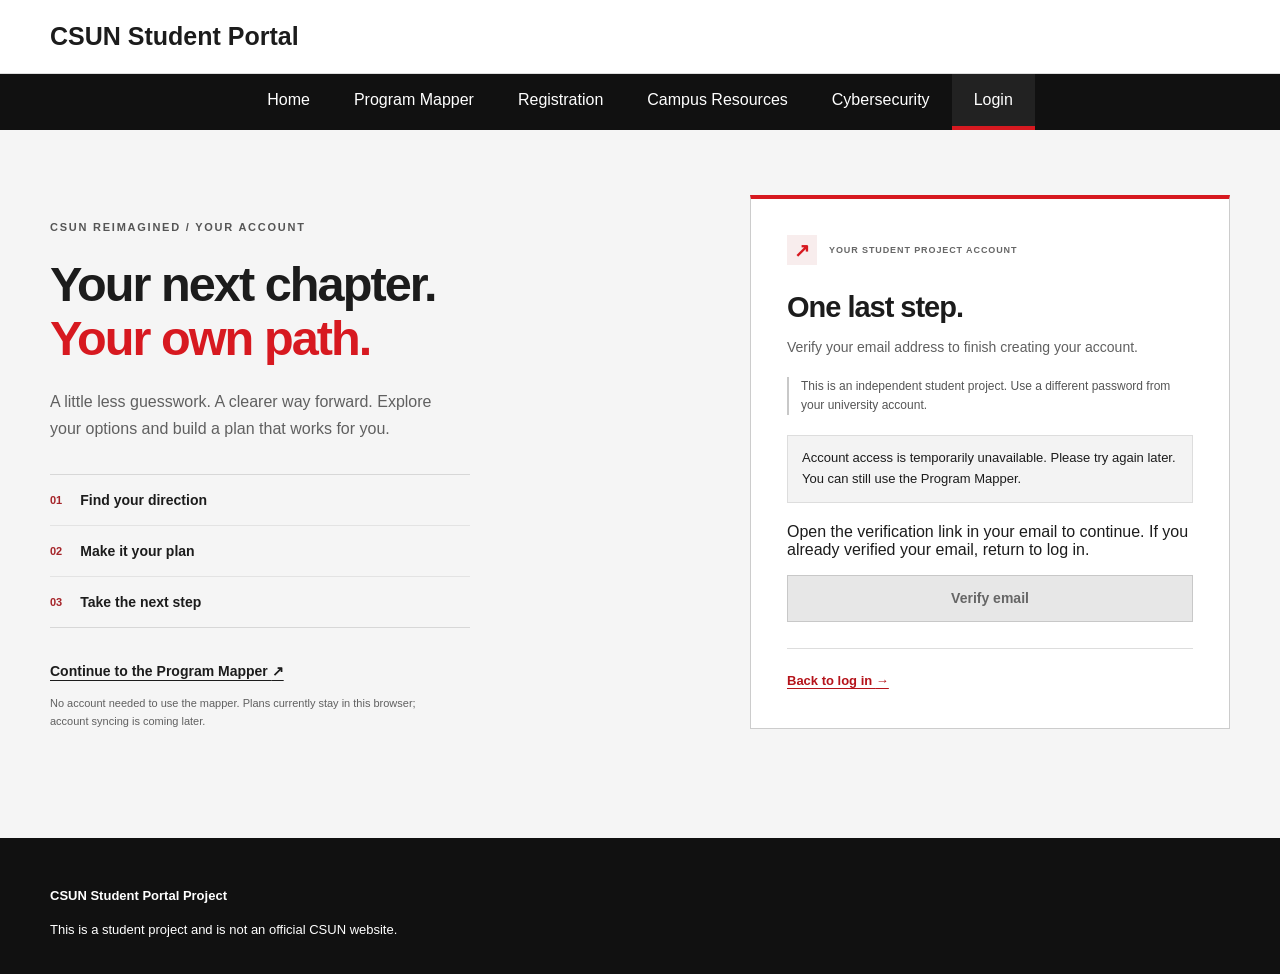
<file: pages/verify-email.html>
<!DOCTYPE html>
<html lang="en">
<head>
    <meta charset="UTF-8">
    <meta name="viewport" content="width=device-width, initial-scale=1.0">
    <meta name="referrer" content="no-referrer">
    <meta name="robots" content="noindex, nofollow">
    <title>Verify email | CSUN Reimagined</title>
    <link rel="stylesheet" href="../css/main.css">
    <link rel="stylesheet" href="../css/pages/login.css?v=2026.11.25.1">
</head>
<body class="auth-page" data-auth-page="verify">
    <a class="auth-skip" href="#account-main">Skip to account form</a>
    <header class="site-header">

        <div class="container header-inner">

            <div class="site-brand">
                <h1>CSUN Student Portal</h1>
            </div>

        </div>

    </header>
    <nav class="main-nav">

        <div class="container nav-inner">

            <a href="../index.html">
                Home
            </a>

            <a href="program-mapper.html">
                Program Mapper
            </a>

            <a href="registration.html">
                Registration
            </a>

            <a href="resources.html">
                Campus Resources
            </a>

            <a href="cybersecurity.html">
                Cybersecurity
            </a>

            <a class="lgb active" aria-current="page" href="login-page.html">
                Login
            </a>
        </div>

    </nav>
    <main id="account-main" class="container auth-layout">
        <section class="auth-intro" aria-labelledby="intro-title">
            <p class="auth-eyebrow">CSUN REIMAGINED / YOUR ACCOUNT</p>
            <h2 id="intro-title">Your next chapter.<br><span>Your own path.</span></h2>
            <p>A little less guesswork. A clearer way forward. Explore your options and build a plan that works for you.</p>
            <div class="auth-preview" aria-hidden="true">
                <div><span>01</span><strong>Find your direction</strong></div>
                <div><span>02</span><strong>Make it your plan</strong></div>
                <div><span>03</span><strong>Take the next step</strong></div>
            </div>
            <a class="auth-guest" href="program-mapper.html">Continue to the Program Mapper <span aria-hidden="true">↗</span></a>
            <p class="auth-fine">No account needed to use the mapper. Plans currently stay in this browser; account syncing is coming later.</p>
        </section>
        <section class="auth-card" aria-labelledby="account-title">
            <div class="auth-card-heading"><span class="auth-mark" aria-hidden="true">↗</span><span>YOUR STUDENT PROJECT ACCOUNT</span></div>
            <div id="account-entry">
                <h2 id="account-title">One last step.</h2>
                <p class="auth-subtitle">Verify your email address to finish creating your account.</p>
                <p class="auth-project-note">This is an independent student project. Use a different password from your university account.</p>
                <div id="service-status" class="auth-service" role="status" aria-live="polite">Checking account availability…</div>
                <a id="account-live-site" class="auth-live-site" href="https://csunreimagined.com/pages/verify-email.html" hidden>Continue on csunreimagined.com →</a>
                <div id="form-status" class="auth-status" role="status" aria-live="polite" aria-atomic="true" tabindex="-1" hidden></div>
                <p id="verify-help">Open the verification link in your email, then use the button below to confirm.</p><form id="account-form" method="post" novalidate><div class="auth-fields"></div><button class="auth-primary" type="submit" disabled>Verify email</button></form><div class="auth-switch"><a href="login-page.html">Back to log in <span aria-hidden="true">→</span></a></div>
            </div>
            <div id="account-session" hidden>
                <h2>You’re logged in.</h2>
                <p>Welcome, <strong id="account-name"></strong>.</p>
                <p id="account-email" class="auth-subtitle"></p>
                <p class="auth-project-note">Your mapper plan still saves in this browser. Account syncing is coming later.</p>
                <a class="auth-primary" href="program-mapper.html">Open Program Mapper</a>
                <button id="sign-out" class="auth-secondary" type="button">Sign out</button>
                <p id="session-status" role="status" aria-live="polite"></p>
            </div>
            <noscript><p class="auth-service">Account forms need JavaScript. You can still <a href="program-mapper.html">use the Program Mapper</a>.</p></noscript>
        </section>
    </main>
    <footer class="site-footer">

        <div class="container footer-inner">

            <p>
                <strong>CSUN Student Portal Project</strong>
            </p>

            <p>
                This is a student project and is not an official
                CSUN website.
            </p>

        </div>

    </footer>
    <script type="module" src="../js/pages/account.js?v=2026.11.25.1"></script>
</body>
</html>
</file>
<file: css/main.css>
/* ========
   BASE

   THIS IS THE CODE I WANT
=========== */

* {
    box-sizing: border-box;
}

body {
    margin: 0;
    font-family: Arial, Helvetica, sans-serif;
    background: #f5f5f5;
    color: #1c1c1c;
}

a {
    color: inherit;
    text-decoration: none;
}

img {
    max-width: 100%;
}

.container {
    width: 1180px;
    max-width: calc(100% - 40px);
    margin: 0 auto;
}

/* =========
   HEADER
============ */

.utility-header {
    background: white;
    border-bottom: 1px solid #d6d6d6;
}

.utility-inner {
    min-height: 82px;
    display: flex;
    align-items: center;
    justify-content: space-between;
}

.brand {
    display: flex;
    align-items: center;
    gap: 18px;
}

.brand-mark {
    font-size: 38px;
    font-weight: bold;
    color: #d71920;
}

.brand-divider {
    width: 1px;
    height: 45px;
    background: #bbb;
}

.brand-title {
    font-size: 22px;
    font-weight: bold;
}

.brand-subtitle {
    margin-top: 4px;
    font-size: 12px;
    color: #666;
}

.header-search {
    display: flex;
    gap: 8px;
}

.header-search input {
    width: 260px;
    padding: 11px 12px;
    border: 1px solid #aaa;
}

.header-search button {
    border: 0;
    background: #d71920;
    color: white;
    padding: 0 18px;
    cursor: pointer;
}

/* ===================
   NAVIGATION BAR
====================== */

.main-nav {
    background: #111;
    width: 100%;
}

.nav-inner {
    display: flex;
    width: 100%;
    max-width: none;
    justify-content: center;
}

.main-nav a {
    color: white;
    padding: 17px 22px;
    display: block;
    border-bottom: 4px solid transparent;
}

.main-nav a:hover,
.main-nav a.active {
    background: #222;
    border-bottom-color: #d71920;
}

.main-nav .lgb {
    background-color: #d71920;
    border-bottom-color: #d71920;
}

.main-nav .lgb:hover {
    background-color: #aa1118;
    border-bottom-color: #aa1118;
}


/* ==========
   HERO
============= */
/*.hero
Controls the whole section.

.container
Controls how wide the content can be.

.hero-inner
Controls how the content is arranged.

.hero-content
Controls the text itself.
*/

/* HERO SECTION
   Displays a campus photograph behind the introductory text.
*/
.hero {
    background-image: url("../images/csuncampus.jpg");

    background-size: cover;
    background-attachment: fixed;
    background-position: 0px -50px;
    background-repeat: no-repeat;
    min-height: 400px;
    color: white;
}

/*
   The translucent black panel covers the complete hero image without
   changing the opacity of the text or button inside it.
*/
.hero-inner {
    width: 100%;
    max-width: none;
    min-height: 400px;
}

.hero-content {
    width: 100%;
    min-height: 400px;
    padding: 60px max(40px, calc((100% - 1180px) / 2));
    background: rgba(0, 0, 0, 0.55);
    display: flex;
    flex-direction: column;
    justify-content: center;
    align-items: flex-start;
}
.hero-content a {
    color: #d71920;
}

/* ===========
   BUTTONS
============== */

.btn {
    display: inline-block;
    padding: 12px 20px;
    background: #d71920;
    color: white;
    font-weight: bold;
    border: 2px solid #d71920;
}

.btn:hover {
    background: #aa1118;
    border-color: #aa1118;
}

.btn-secondary {
    background: white;
    color: #111;
    border-color: #111;
}

.login-button {
    display: inline-block;
    padding: 12px 22px;
    background-color: #d71920;
    color: #d71920;
    font-weight: bold;
    text-decoration: none;
    border: 2px solid #d71920;
    transition: background-color 0.2s ease, border-color 0.2s ease;
}

.login-button:hover {
    background-color: #420a0d;
    border-color: #aa1118;
}

.login-button:focus {
    outline: 3px solid #111;
    outline-offset: 3px;
}

/* ===================
   SECTIONS
====================== */

.section {
    padding: 38px 0;
}

.section-title {
    font-size: 28px;
    margin: 0 0 24px;
}

/*
   Homepage section and heading styles.
*/
.page-section {
    padding: 38px 0;
}

.section-heading {
    margin-bottom: 24px;
}

.section-heading h2 {
    font-size: 28px;
    margin: 0 0 12px;
}

.section-heading p {
    margin: 0;
}

.card-grid {
    display: grid;
    grid-template-columns: repeat(4, 1fr);
    gap: 18px;
}

.card,
.feature-card {
    background: white;
    border: 1px solid #ccc;
    padding: 24px;
    min-height: 240px;
}

.card-icon {
    width: 58px;
    height: 58px;
    border-radius: 50%;
    background: #eee;
    color: #d71920;
    display: flex;
    align-items: center;
    justify-content: center;
    font-size: 26px;
    margin-bottom: 18px;
}

.card h2,
.card h3,
.feature-card h2,
.feature-card h3 {
    margin-top: 0;
}

.card p,
.feature-card p {
    line-height: 1.5;
    color: #555;
}

.text-link {
    color: #d71920;
    font-weight: bold;
}

/* Creates matching boxes for the secondary homepage links. */
.tool-links {
    display: grid;
    grid-template-columns: repeat(3, 1fr);
    gap: 18px;
}

.tool-links a {
    display: block;
    background: white;
    border: 1px solid #ccc;
    padding: 20px;
    font-weight: bold;
}

/* =========================
   TWO COLUMN SECTIONS
========================= */

.two-column {
    display: grid;
    grid-template-columns: 1fr 1fr;
    gap: 22px;
}

.panel {
    background: white;
    border: 1px solid #ccc;
    padding: 24px;
}

.panel h2 {
    margin-top: 0;
}

/* ===================
   PAGE BANNER
====================== */

.page-banner {
    background: #252525;
    color: white;
    padding: 45px 0;
    border-bottom: 5px solid #d71920;
}

.page-banner h1 {
    margin: 0 0 10px;
    font-size: 38px;
}

.page-banner p {
    margin: 0;
    color: #ddd;
}

/* ===================
   RESOURCE PAGE
====================== */

.content-layout {
    display: grid;
    grid-template-columns: 250px 1fr;
    gap: 25px;
}

.sidebar {
    background: white;
    border: 1px solid #ccc;
    padding: 20px;
}

.sidebar h3 {
    margin-top: 0;
}

.filter-group label {
    display: block;
    margin: 12px 0;
}

.resource-grid {
    display: grid;
    grid-template-columns: repeat(3, 1fr);
    gap: 18px;
}

.resource-card {
    background: white;
    border: 1px solid #ccc;
    padding: 20px;
    min-height: 210px;
}

/* =========================
   REGISTRATION PAGE
========================= */

.registration-layout {
    display: grid;
    grid-template-columns: 220px 1fr 260px;
    gap: 22px;
}

.side-menu,
.help-box,
.checklist {
    background: white;
    border: 1px solid #ccc;
    padding: 20px;
}

.side-menu a {
    display: block;
    padding: 12px 8px;
    border-bottom: 1px solid #ddd;
}

.side-menu a.active {
    color: #d71920;
    font-weight: bold;
}

.checklist-item {
    padding: 15px;
    border: 1px solid #ddd;
    margin-bottom: 12px;
}

/* =================
   ROADMAP PAGE
==================== */

.roadmap-layout {
    display: grid;
    grid-template-columns: 300px 1fr;
    gap: 24px;
}

.form-panel,
.roadmap-panel {
    background: white;
    border: 1px solid #ccc;
    padding: 22px;
}

.form-group {
    margin-bottom: 18px;
}

.form-group label {
    display: block;
    margin-bottom: 7px;
    font-weight: bold;
}

.form-group input,
.form-group select {
    width: 100%;
    padding: 11px;
    border: 1px solid #aaa;
}

.semester-grid {
    display: grid;
    grid-template-columns: repeat(3, 1fr);
    gap: 15px;
}

.semester-card {
    border: 1px solid #bbb;
    background: #fafafa;
    padding: 18px;
}

.notice {
    margin-top: 18px;
    padding: 15px;
    background: #f8dddd;
    border-left: 5px solid #d71920;
}

/* ==================
   CYBERSECURITY
===================== */

.cyber-grid {
    display: grid;
    grid-template-columns: repeat(3, 1fr);
    gap: 20px;
}

.cyber-card {
    background: white;
    border: 1px solid #ccc;
    padding: 25px;
}

.tip-list li {
    margin-bottom: 12px;
}

/* ===========
   ABOUT
============== */

.about-layout {
    display: grid;
    grid-template-columns: 240px 1fr;
    gap: 25px;
}

.about-content {
    background: white;
    border: 1px solid #ccc;
    padding: 30px;
}

.placeholder-box {
    height: 180px;
    border: 2px dashed #aaa;
    background: #eee;
    display: flex;
    align-items: center;
    justify-content: center;
    color: #777;
}

/* ==========
   FOOTER
============= */

.site-footer {
    margin-top: 40px;
    background: #111;
    color: white;
    padding: 35px 0 20px;
}

.footer-grid {
    display: grid;
    grid-template-columns: 2fr 1fr 1fr;
    gap: 30px;
}

.footer-links a {
    display: block;
    margin-bottom: 8px;
    color: #ddd;
}

.footer-bottom {
    border-top: 1px solid #555;
    margin-top: 25px;
    padding-top: 18px;
    color: #aaa;
    font-size: 13px;
}


/* =====================================
   UPCOMING CAMPUS EVENTS CALENDAR EXTENSION
======================================== */

.calendar-panel {
    margin-top: 15px;
    padding: 24px;
}

.calendar-ctrl-header {
    display: flex;
    justify-content: space-between;
    align-items: center;
    margin-bottom: 22px;
}

.calendar-btn {
    border: 0;
    background: #d71920; /* Matches brand-mark and button actions */
    color: white;
    padding: 10px 18px;
    font-weight: bold;
    cursor: pointer;
    transition: background 0.15s ease;
}

.calendar-btn:hover {
    background: #aa1118; /* Matches your explicit .btn:hover state */
}

.calendar-weekdays {
    display: grid;
    grid-template-columns: repeat(7, 1fr);
    text-align: center;
    font-weight: bold;
    color: #666; /* Matches brand-subtitle color selection */
    font-size: 14px;
    padding-bottom: 10px;
    border-bottom: 1px solid #ddd;
}

.calendar-grid-cells {
    display: grid;
    grid-template-columns: repeat(7, 1fr);
    grid-auto-rows: minmax(110px, auto);
    gap: 1px;
    background-color: #ccc; /* Matches structural panel border boundaries */
    border: 1px solid #ccc;
    margin-top: 5px;
}

.day-cell {
    background: white;
    padding: 8px;
    display: flex;
    flex-direction: column;
    gap: 5px;
    overflow-y: auto;
    max-height: 150px;
}

.day-cell.empty {
    background: #fdfdfd;
}

.date-num {
    font-size: 13px;
    font-weight: bold;
    color: #666;
    align-self: flex-end;
}

/* Event badges using clean, accessible typography matching your design ecosystem */
.event-badge {
    display: block;
    font-size: 11px;
    line-height: 1.3;
    background-color: #f8dddd; /* Safe matching tone built from your notices */
    color: #1c1c1c; /* Inherits standard dark primary body content readable color */
    border-left: 3px solid #d71920; /* Solid branding anchor */
    padding: 4px 6px;
    text-decoration: none;
    font-weight: bold;
    white-space: nowrap;
    overflow: hidden;
    text-overflow: ellipsis;
    transition: background 0.1s ease;
}

.event-badge:hover {
    background-color: #e2b4b4;
    color: #111;
}
</file>
<file: css/pages/login.css>
/* Account pages only. Shared navigation and site colors come from main.css. */
.auth-page { --auth-red: #d71920; --auth-muted: #606060; }
.auth-page [hidden] { display: none !important; }
.auth-live-site { display: inline-block; margin: 0 0 18px; font-weight: bold; text-decoration: underline; text-underline-offset: 3px; }
.auth-page .site-header { background: #fff; border-bottom: 1px solid #ddd; }
.auth-page .header-inner { padding-block: 22px; }
.auth-page .site-brand h1 { margin: 0; font-size: 25px; }
.auth-page .main-nav .nav-inner { flex-wrap: wrap; }
.auth-page .main-nav a { text-align: center; }
.auth-page a:focus-visible, .auth-page button:focus-visible,
.auth-page input:focus-visible, .auth-page [tabindex]:focus-visible { outline: 3px solid #111; outline-offset: 4px; }
.auth-page .main-nav a:focus-visible { outline-color: #fff; outline-offset: -5px; }
.auth-skip { position: absolute; z-index: 10; top: -100px; left: 20px; background: white; padding: 12px; }
.auth-skip:focus { top: 12px; }
.auth-layout { display: grid; grid-template-columns: 1fr minmax(360px, 480px); gap: clamp(36px, 7vw, 110px); padding-block: 65px 35px; align-items: start; }
.auth-intro { padding-block: 26px; }
.auth-eyebrow { font-size: 11px; letter-spacing: .16em; font-weight: bold; color: #555; margin: 0 0 24px; }
.auth-intro h2 { font-size: clamp(32px, 3.8vw, 49px); letter-spacing: -.04em; line-height: 1.12; margin: 0 0 22px; }
.auth-intro h2 span { color: var(--auth-red); }
.auth-intro > p:not(.auth-eyebrow) { max-width: 400px; color: var(--auth-muted); line-height: 1.7; }
.auth-preview { border-block: 1px solid #d7d7d7; margin: 32px 0; max-width: 420px; }
.auth-preview div { display: flex; align-items: center; gap: 18px; padding: 17px 0; }
.auth-preview div + div { border-top: 1px solid #e3e3e3; }
.auth-preview span { color: #a52429; font-size: 11px; font-weight: bold; }
.auth-preview strong { font-size: 14px; }
.auth-page .auth-guest { font-weight: bold; font-size: 14px; text-decoration: underline; text-underline-offset: 4px; display: inline-block; line-height: 1.6; }
.auth-card { background: #fff; border: 1px solid #ccc; border-top: 4px solid var(--auth-red); padding: clamp(22px, 3vw, 36px); min-width: 0; }
.auth-card-heading { display: flex; align-items: center; gap: 12px; font-size: 9px; letter-spacing: .1em; color: #666; font-weight: bold; margin-bottom: 26px; }
.auth-mark { width: 30px; height: 30px; display: grid; place-items: center; background: #f8eded; color: var(--auth-red); font-size: 19px; }
.auth-card h2 { font-size: 29px; letter-spacing: -.035em; line-height: 1.15; margin: 0 0 12px; }
.auth-subtitle { color: var(--auth-muted); font-size: 14px; line-height: 1.6; margin: 0 0 18px; overflow-wrap: anywhere; }
.auth-page .auth-project-note { border-left: 2px solid #c8c8c8; padding-left: 12px; font-size: 12px; line-height: 1.6; color: #555; margin: 18px 0; }
.auth-service, .auth-status { font-size: 13px; line-height: 1.6; padding: 12px 14px; margin: 20px 0; background: #f3f3f3; border: 1px solid #ddd; overflow-wrap: anywhere; }
.auth-status[data-tone="error"] { border-left: 3px solid var(--auth-red); background: #fff5f5; }
.auth-status[data-tone="success"] { border-left: 3px solid #333; }
.auth-fields { display: grid; gap: 20px; margin-block: 24px; }
.auth-fields:empty { display: none; }
.auth-field label { display: block; font-size: 13px; font-weight: bold; margin-bottom: 8px; }
.auth-field input { display: block; border: 1px solid #a5a5a5; background: #fff; color: #111; font: inherit; font-size: 16px; width: 100%; min-height: 46px; padding: 11px 12px; border-radius: 0; min-width: 0; }
.auth-field input[aria-invalid="true"] { border-color: var(--auth-red); }
.auth-field small { display: block; color: #666; font-size: 11px; line-height: 1.5; margin-top: 7px; }
.auth-field small:empty { display: none; }
.auth-password { display: flex; align-items: stretch; }
.auth-password input { flex: 1; border-right: 0; }
.auth-reveal { font: inherit; font-size: 12px; background: #fff; border: 1px solid #a5a5a5; border-left: 0; color: #333; padding: 0 12px; min-width: 54px; cursor: pointer; }
.auth-field-error { font-size: 12px; line-height: 1.5; color: #ae1118; margin: 7px 0 0; }
.auth-page .auth-primary { display: block; width: 100%; text-align: center; font: inherit; font-weight: bold; font-size: 14px; border: 1px solid var(--auth-red); color: white; background: var(--auth-red); padding: 14px; min-height: 47px; cursor: pointer; }
.auth-page .auth-primary:hover:not(:disabled) { background: #ac1118; border-color: #ac1118; }
.auth-page button:disabled { cursor: not-allowed; }
.auth-page .auth-primary:disabled { background: #e7e7e7; color: #666; border-color: #c8c8c8; }
.auth-secondary { width: 100%; background: #fff; border: 1px solid #aaa; color: #222; font: inherit; font-size: 14px; padding: 13px; margin-top: 12px; cursor: pointer; }
.auth-secondary:hover { background: #f3f3f3; }
.auth-page .auth-forgot { font-size: 12px; display: inline-block; margin-top: 18px; text-decoration: underline; text-underline-offset: 3px; }
.auth-switch { margin-top: 26px; padding-top: 22px; border-top: 1px solid #ddd; font-size: 13px; line-height: 1.6; }
.auth-switch a { color: #b5131a; font-weight: bold; text-decoration: underline; text-underline-offset: 3px; }
.auth-page .auth-fine { font-size: 11px; color: #666; line-height: 1.7; }
.auth-page .site-footer { margin-top: 35px; }
.auth-page .footer-inner p { font-size: 13px; line-height: 1.6; }
@media (max-width: 800px) {
  .auth-layout { grid-template-columns: 1fr; gap: 28px; padding-block: 30px; width: calc(100% - 40px); max-width: 560px; }
  .auth-intro { padding-block: 6px; }
  .auth-intro h2 { font-size: 34px; }
  .auth-preview { display: none; }
  .auth-eyebrow { margin-bottom: 18px; }
  .auth-page .main-nav a { font-size: 13px; padding: 14px 12px; }
}
@media (prefers-reduced-motion: no-preference) {
  .auth-primary, .auth-secondary { transition: background-color .15s ease; }
}
</file>
<file: css/pages/student-centers.css>
/* Scoped to the support pages; shared site files and the program mapper are untouched. */
.student-tools-page{--st-red:#d71920;--st-dark:#111;--st-line:#d6d6d6;--st-muted:#5e5e5e;line-height:1.6}.student-tools-page [hidden]{display:none!important}.student-tools-page button,.student-tools-page input,.student-tools-page select{font:inherit}.student-tools-page button{cursor:pointer}.student-tools-page button:disabled{cursor:default;opacity:.5}.student-tools-page a:focus-visible,.student-tools-page button:focus-visible,.student-tools-page input:focus-visible,.student-tools-page select:focus-visible,.student-tools-page summary:focus-visible{outline:3px solid var(--st-red);outline-offset:4px}.student-tools-page input[type=checkbox]{accent-color:var(--st-red);width:18px;height:18px;flex-shrink:0}.student-tools-page .main-nav .nav-inner{flex-wrap:wrap}.student-tools-page .site-header{background:#fff}.student-tools-page .header-inner{padding-top:10px;padding-bottom:10px}.student-tools-page .site-brand h1{font-size:24px;margin:10px 0}.student-tools-page .site-footer .footer-inner{display:flex;justify-content:space-between;gap:25px;font-size:13px}.st-main{padding-top:32px;padding-bottom:20px}.st-skip{position:fixed;top:-100px;left:20px;padding:12px;background:white;z-index:99}.st-skip:focus{top:10px}.st-sr-only{position:absolute;width:1px;height:1px;overflow:hidden;clip:rect(0,0,0,0);white-space:nowrap}.st-eyebrow{font-size:11px;font-weight:700;letter-spacing:1.6px;margin:0 0 12px;color:#777}.st-hero{display:grid;grid-template-columns:1fr 210px;align-items:center;gap:48px;padding:48px 54px;background:#fff;border:1px solid #ccc;border-left:5px solid var(--st-red)}.st-hero h1{font-size:clamp(36px,4.5vw,60px);line-height:1.1;letter-spacing:-1.8px;margin:0 0 20px}.st-hero h1 span{color:var(--st-red)}.st-lead{max-width:620px;font-size:17px;line-height:1.7;color:#555;margin:0 0 24px}.st-hero-mark{height:180px;width:180px;background:#faf1f1;color:#c12129;display:grid;place-items:center;border:1px solid #eedadb;transform:rotate(-4deg)}.st-hero-mark svg{width:110px;height:110px;transform:rotate(4deg)}.st-actions{display:flex;flex-wrap:wrap;gap:12px;align-items:center}.st-button{display:inline-flex;align-items:center;justify-content:center;min-height:43px;padding:10px 17px;border:1px solid #bbb;background:#fff;color:#111;font-weight:700;font-size:13px;text-align:center;text-decoration:none;gap:7px}.st-button:hover{background:#f0f0f0;border-color:#777}.st-button.st-primary{background:var(--st-red);border-color:var(--st-red);color:#fff}.st-button.st-primary:hover{background:#ad121a;border-color:#ad121a}.st-text-link{color:#b4151b;font-size:13px;font-weight:700;text-decoration:underline;text-underline-offset:3px}.st-text-link:hover{color:#801016}.st-section{padding-top:42px;scroll-margin-top:20px}.st-section-heading{display:flex;align-items:flex-end;justify-content:space-between;gap:25px;margin-bottom:22px}.st-section-heading h2,.st-map-header h2,.st-bottom-help h2{font-size:27px;letter-spacing:-.5px;line-height:1.3;margin:0 0 8px}.st-section-heading p:not(.st-eyebrow){margin:0;color:#666;font-size:14px;max-width:720px}.st-review{font-size:11px;white-space:nowrap;color:#666}.st-jump-links{display:flex;gap:0;flex-wrap:wrap;border-bottom:1px solid #ccc;margin-top:22px}.st-jump-links a{font-size:13px;padding:13px 18px 13px 0;margin-right:20px;font-weight:700;color:#555}.st-jump-links a:hover{color:var(--st-red)}.st-card-grid{display:grid;grid-template-columns:repeat(2,minmax(0,1fr));gap:18px}.st-card-grid.st-three{grid-template-columns:repeat(3,minmax(0,1fr))}.st-info-card,.st-panel,.st-scam-card{background:#fff;border:1px solid #ccc;padding:25px;min-width:0}.st-info-card h3,.st-panel h3{font-size:19px;line-height:1.4;margin:10px 0}.st-info-card p,.st-panel p{font-size:14px;color:#555;line-height:1.75}.st-card-number{display:inline-flex;background:#f5e8e9;color:#ae161c;padding:5px 9px;font-size:12px;font-weight:700}.st-checklist-panel{display:grid;grid-template-columns:1fr 1.3fr;gap:20px 35px;margin-top:20px}.st-checklist-panel .st-caption{grid-column:1/-1;margin:0}.st-checklist{display:grid;gap:9px}.st-checklist label{display:flex;align-items:flex-start;gap:10px;font-size:13px}.st-checklist input{margin-top:2px}.st-score{font-size:22px!important;color:#111!important;font-weight:700}.st-caption{font-size:12px!important;color:#666!important;line-height:1.6}.st-field{display:block;font-size:12px;font-weight:700;color:#333}.st-field input,.st-field select{display:block;width:100%;padding:11px 12px;border:1px solid #aaa;background:#fff;min-height:43px;margin-top:7px;font-weight:400;font-size:14px;color:#111}.st-filter-short{max-width:310px;margin:0 0 18px}.st-scam-card{padding:0}.st-scam-card summary{list-style:none;cursor:pointer;padding:22px 24px;position:relative;min-height:150px}.st-scam-card summary::-webkit-details-marker{display:none}.st-scam-card summary h3{font-size:19px;line-height:1.4;margin:8px 0}.st-scam-card summary p{font-size:13px;color:#666;margin:0 25px 0 0}.st-scam-card summary::after{content:'+';position:absolute;right:20px;top:22px;font-size:24px;color:var(--st-red)}.st-scam-card[open] summary::after{content:'−'}.st-scam-content{padding:0 24px 24px;font-size:14px}.st-scam-content ul{padding-left:20px;color:#555}.st-scam-content li{margin-bottom:8px}.st-scam-content h4{font-size:13px;margin:18px 0 7px}.st-scam-content p{font-size:14px;color:#555}.st-tag{display:inline-block;font-size:10px;font-weight:700;letter-spacing:.5px;text-transform:uppercase;color:#a91a20;background:#faf0f0;padding:3px 7px}.st-response-grid{display:grid;grid-template-columns:1.4fr 1fr;gap:22px}.st-response-grid ol{padding-left:22px;font-size:14px}.st-response-grid li{padding-left:5px;margin-bottom:12px}.st-help-panel{border-top:4px solid var(--st-red)}.st-help-panel a:not(.st-text-link){text-decoration:underline}.st-help-panel hr{border:0;border-top:1px solid #ddd;margin:24px 0}.st-source-note{margin-top:42px;border-top:1px solid #ccc;padding-top:23px;font-size:13px;color:#666}.st-source-note h2{font-size:17px;color:#222;margin:0}.st-link-list{display:flex;flex-wrap:wrap;gap:16px}.st-link-list a{color:#a5151c;text-decoration:underline}.st-search-row{display:flex;gap:10px}.st-search-row input{min-width:0;flex:1;border:1px solid #aaa;padding:13px;font-size:15px;background:white}.st-mini-resources{display:grid;grid-template-columns:repeat(3,minmax(0,1fr));gap:14px;margin-top:15px}.st-mini-resource{border:1px solid #ccc;background:white;padding:18px}.st-mini-resource strong{display:block;font-size:15px}.st-mini-resource p{font-size:12px;color:#666}.st-mini-resource a{font-size:12px;color:#b4151b;font-weight:700}
/* Practice inbox */
.st-trainer{background:#fff;border:1px solid #bbb}.st-inbox-top{display:flex;align-items:center;justify-content:space-between;gap:18px;padding:18px 25px;border-bottom:1px solid #ddd}.st-inbox-top p{margin:0;font-size:13px}.st-training-progress{height:4px;background:#eee}.st-training-progress span{display:block;height:100%;background:var(--st-red)}.st-email-layout{display:grid;grid-template-columns:1fr 310px}.st-email{padding:28px 30px}.st-email h3{font-size:23px;line-height:1.4;margin:10px 0 20px}.st-email-meta{font-size:12px;color:#555;overflow-wrap:anywhere}.st-email-meta strong{color:#111}.st-context{padding:12px 15px;background:#f5f5f5;border-left:3px solid #aaa;font-size:13px;color:#444;margin:22px 0}.st-email-body{font-size:15px;line-height:1.8}.st-fake-link{display:inline-block;padding:7px 12px;border:1px solid #bbb;background:#f8f8f8;font-size:13px}.st-destination{overflow-wrap:anywhere;background:#fafafa;border:1px solid #eee;padding:12px;font-family:monospace;font-size:12px;line-height:1.6}.st-answer-panel{padding:26px;background:#fafafa;border-left:1px solid #ddd}.st-answer-panel h4{font-size:16px;margin:0 0 13px}.st-answer-options{display:grid;gap:10px}.st-answer-options button{text-align:left;font-size:13px;white-space:normal}.st-feedback{margin-top:22px;border-top:2px solid #d71920;padding-top:16px;font-size:13px;line-height:1.7}.st-feedback h4{margin:0 0 9px;color:#a5141b}.st-feedback ul{padding-left:19px}.st-feedback .st-button{width:100%;margin-top:12px}.st-summary{padding:35px;max-width:780px;margin:auto}.st-summary h3{font-size:27px;line-height:1.4;margin:0}.st-review-row{border-top:1px solid #ddd;padding:12px 0;font-size:13px}.st-training-note{font-size:11px;color:#666}.st-answer-selected{border:2px solid #d71920;background:#fff4f4}.st-reset-training{background:none;border:0;color:#a8151b;text-decoration:underline;font-size:12px}.st-empty{border:1px dashed #aaa;background:white;padding:30px;font-size:14px;grid-column:1/-1}
/* Resource directory and map */
.st-finder-controls{background:white;border:1px solid #ccc;padding:23px}.st-search-field{font-size:14px}.st-search-field input{font-size:17px;padding:14px}.st-filter-row{display:flex;gap:16px;flex-wrap:wrap;align-items:flex-end;margin-top:16px}.st-filter-row .st-field{flex:1;min-width:170px}.st-saved-filter{display:flex;gap:8px;align-items:center;font-size:13px;min-height:43px}.st-saved-filter span{background:#eee;padding:1px 6px;font-size:11px}.st-quick-search{display:flex;flex-wrap:wrap;gap:8px;align-items:center;margin-top:18px;font-size:12px;color:#666}.st-quick-search button{border:1px solid #ddd;background:#fafafa;padding:5px 9px;font-size:12px}.st-quick-search button:hover{border-color:#bb7478;color:#a11118}.st-resource-layout{display:grid;grid-template-columns:minmax(0,1fr) 350px;gap:24px;align-items:start;margin-top:22px}.st-results-heading{display:flex;align-items:center;justify-content:space-between;gap:15px;min-height:44px;margin-bottom:10px}.st-results-heading p{font-size:14px;font-weight:700;margin:0}.st-resource-grid{display:grid;grid-template-columns:repeat(2,minmax(0,1fr));gap:17px}.st-resource-card{display:flex;flex-direction:column;background:white;border:1px solid #ccc;padding:22px;min-width:0;scroll-margin-top:20px}.st-resource-card.is-map-selected{border-color:#a91920;box-shadow:inset 3px 0 #d71920}.st-resource-card-top{display:flex;align-items:flex-start;justify-content:space-between;gap:10px}.st-resource-card h3{font-size:18px;line-height:1.4;margin:14px 0 10px}.st-resource-card p{font-size:13px;color:#555;line-height:1.7;margin:0 0 14px}.st-resource-location{font-size:12px!important;color:#777!important;margin-top:auto!important;padding-top:8px}.st-resource-card .st-actions{gap:10px}.st-resource-card .st-actions button{font-size:12px;padding:7px 9px;min-height:35px}.st-save-button{border:1px solid #ddd;background:white;color:#777;min-width:35px;min-height:33px;font-size:21px!important;line-height:1}.st-save-button[aria-pressed=true]{color:#bb151d;border-color:#bf7b7f;background:#fff5f5}.st-map-panel{position:sticky;top:18px;background:white;border:1px solid #bbb;scroll-margin-top:20px}.st-map-header{padding:21px 22px 19px}.st-map-header h2{font-size:23px;margin-bottom:18px}.st-map-panel iframe{display:block;width:100%;height:340px;border:0;border-top:1px solid #ddd;border-bottom:1px solid #ddd;background:#eee}.st-map-footer{padding:18px 21px}.st-map-footer>p:first-child{font-size:13px;margin-top:0;font-weight:700}.st-map-footer .st-actions{gap:13px}.st-map-footer .st-text-link{font-size:12px}.st-bottom-help{display:grid;grid-template-columns:1.5fr 1fr;align-items:center;gap:30px;margin-top:38px;padding:30px;background:#111;color:white;border-top:4px solid #d71920}.st-bottom-help .st-eyebrow{color:#ccc}.st-bottom-help p{font-size:14px;color:#ddd}.st-bottom-help h2{font-size:25px}.st-end-note{margin-top:25px}.st-dialog{max-width:min(620px,calc(100% - 30px));max-height:88vh;overflow:auto;padding:0;border:1px solid #bbb;box-shadow:0 20px 90px #0004}.st-dialog::backdrop{background:#0006}.st-dialog-header{display:flex;justify-content:space-between;align-items:flex-start;gap:18px;padding:22px 25px;background:white;border-bottom:1px solid #ddd}.st-dialog-header h2{font-size:24px;line-height:1.4;margin:0}.st-close{font-size:28px!important;line-height:1;background:#fff;border:1px solid #ccc;min-width:35px;min-height:35px;color:#333}.st-dialog #resource-dialog-body{padding:25px}.st-dialog p{font-size:14px;color:#555}.st-dialog dl{font-size:14px}.st-dialog dt{font-weight:700;margin-top:16px}.st-dialog dd{margin-left:0;color:#555;overflow-wrap:anywhere}.st-dialog dd a{color:#b4151b;text-decoration:underline}.st-dialog .st-actions{margin-top:22px}.st-toast{position:fixed;bottom:24px;left:50%;transform:translateX(-50%);background:#222;color:white;padding:12px 20px;max-width:90%;font-size:13px;z-index:100;box-shadow:0 4px 20px #0003}
@media(max-width:1000px){.st-resource-layout{grid-template-columns:minmax(0,1fr) 310px;gap:18px}.st-resource-grid{grid-template-columns:1fr}.st-hero{padding:36px;grid-template-columns:1fr 150px;gap:25px}.st-hero-mark{width:145px;height:145px}.st-email-layout{grid-template-columns:1fr 280px}.st-email{padding:23px}.st-section-heading{align-items:flex-start;flex-direction:column;gap:12px}.st-review{white-space:normal}}
@media(max-width:750px){.st-hero{grid-template-columns:1fr;padding:28px}.st-hero-mark{display:none}.st-hero h1{font-size:43px}.st-lead{font-size:15px}.st-card-grid.st-three{grid-template-columns:1fr}.st-checklist-panel,.st-response-grid,.st-bottom-help{grid-template-columns:1fr}.st-email-layout{grid-template-columns:1fr}.st-answer-panel{border-left:0;border-top:1px solid #ddd}.st-answer-options{grid-template-columns:1fr 1fr}.st-mini-resources{grid-template-columns:1fr}.st-resource-layout{grid-template-columns:1fr}.st-resource-grid{grid-template-columns:repeat(2,minmax(0,1fr))}.st-map-panel{position:relative;top:auto}.st-map-panel iframe{height:400px}.st-jump-links a{padding:10px 12px 10px 0;margin-right:10px}.student-tools-page .main-nav a{padding:12px 13px;font-size:13px}.st-search-row{flex-direction:column}.st-card-grid{grid-template-columns:1fr}.st-main{padding-top:20px}.st-inbox-top{padding:17px;align-items:flex-start}.st-section{padding-top:30px}.student-tools-page .site-footer .footer-inner{flex-direction:column;gap:0}.st-filter-row .st-field{min-width:160px}.st-resource-card{padding:18px}}
@media(max-width:480px){.st-resource-grid{grid-template-columns:1fr}.st-resource-card h3{font-size:20px}.st-hero{padding:24px}.st-hero h1{font-size:38px}.st-section-heading h2{font-size:25px}.st-filter-row{display:grid;grid-template-columns:1fr;gap:12px}.st-filter-row .st-field{min-width:0}.st-finder-controls{padding:17px}.st-email{padding:20px 17px}.st-email h3{font-size:21px}.st-answer-panel{padding:20px 17px}.st-answer-options{grid-template-columns:1fr}.st-results-heading{align-items:flex-start;flex-direction:column;gap:0}.st-hero .st-actions .st-button{width:100%}}
@media(prefers-reduced-motion:reduce){.student-tools-page *{scroll-behavior:auto!important;transition:none!important}}
@media print{.student-tools-page .main-nav,.st-skip,.st-map-panel,.st-finder-controls,.st-save-button,.st-dialog,.st-toast,.st-hero-mark{display:none!important}.st-hero{display:block;padding:20px}.st-resource-layout{display:block}.st-resource-grid{grid-template-columns:1fr 1fr}.st-resource-card,.st-info-card,.st-panel{break-inside:avoid}.st-resource-card .st-actions,.st-answer-options{display:none}.st-hero h1{font-size:32px}.st-main{width:100%;max-width:none}.st-resource-location{color:#222!important}}
</file>
<file: css/pages/program-mapper.css>
/* All styles are scoped to the mapper, leaving the other pages untouched. */
.pm-page{--pm-red:#d71920;--pm-red-dark:#aa1118;--pm-ink:#1c1c1c;--pm-muted:#777777;--pm-line:#e7e7e7;--pm-bg:#f5f5f5;--pm-green:#666666;--pm-purple:#6c6c6c;background:var(--pm-bg);color:var(--pm-ink);font-family:Arial,Helvetica,sans-serif;font-size:16px;line-height:normal;-webkit-font-smoothing:antialiased}
.pm-page button,.pm-page input,.pm-page select,.pm-page textarea{font:inherit}.pm-page button,.pm-page select,.pm-page input[type=checkbox],.pm-page summary{cursor:pointer}.pm-page button{color:inherit}.pm-page button:disabled{opacity:.45;cursor:wait}.pm-page :is(button,a,input,select,textarea,[tabindex],summary):focus-visible{outline:3px solid #7a7a7a;outline-offset:3px}.pm-page input[type=checkbox]{width:15px;height:15px;accent-color:var(--pm-red);flex-shrink:0;margin:0}.pm-page [hidden]{display:none!important}.pm-page [data-icon]{display:inline-flex;align-items:center;justify-content:center;flex-shrink:0}.pm-page svg.pm-icon{width:18px;height:18px;fill:none;stroke:currentColor;stroke-width:1.7;stroke-linecap:round;stroke-linejoin:round;vertical-align:middle}.pm-skip{position:fixed;top:-80px;left:12px;z-index:100;padding:12px;background:white}.pm-skip:focus{top:10px}

.pm-shell{max-width:1680px;padding:40px 3.5% 22px;margin:auto}.pm-heading-row{display:flex;align-items:center;justify-content:space-between;gap:25px;margin-bottom:30px}.pm-eyebrow{font-size:9px;letter-spacing:1.8px;font-weight:750;margin:0 0 10px;color:var(--pm-muted)}.pm-eyebrow span{padding:0 7px;color:#aaaaaa}.pm-heading-row h1{font-size:clamp(30px,3vw,43px);line-height:1.18;letter-spacing:-1.8px;margin:0 0 9px;font-weight:750}.pm-heading-row h1>span{color:var(--pm-red)}.pm-lead{margin:0;color:var(--pm-muted);font-size:13px}.pm-heading-actions{display:flex;gap:10px;align-items:center}.pm-save-status{font-size:10px;color:var(--pm-muted);margin-right:12px;white-space:nowrap}.pm-save-status::before{content:"";display:inline-block;height:6px;width:6px;background:#858585;border-radius:50%;margin-right:6px}.pm-save-status.is-error::before{background:#757575}
.pm-button{display:inline-flex;align-items:center;justify-content:center;gap:8px;min-height:40px;border:1px solid var(--pm-line);border-radius:7px;background:white;font-size:11px!important;font-weight:650;padding:10px 15px;transition:background .15s,box-shadow .15s;white-space:nowrap}.pm-button:hover{background:#f2f2f2}.pm-page .pm-button-primary{background:var(--pm-red);border-color:var(--pm-red);color:white;box-shadow:0 3px 5px #ad213418}.pm-page .pm-button-primary:hover{background:var(--pm-red-dark)}.pm-button-light{background:white}.pm-button-small{min-height:30px;padding:6px 10px;font-size:10px!important}.pm-full{width:100%}.pm-button-danger{color:#b02136!important;border-color:#dbdbdb}.pm-button .pm-icon{height:15px;width:15px}
.pm-workspace{display:grid;grid-template-columns:272px minmax(0,1fr);gap:25px;align-items:start}.pm-sidebar{display:grid;gap:18px}.pm-panel{background:white;border:1px solid var(--pm-line);border-radius:11px;box-shadow:0 3px 6px #21212102;padding:21px}.pm-panel-title{display:flex;align-items:center;gap:12px;margin-bottom:22px}.pm-icon-tile{height:36px;width:36px;border-radius:9px;background:#efefef;color:var(--pm-red)}.pm-panel h2{font-size:13px;letter-spacing:-.2px;margin:0;font-weight:750}.pm-panel-title p{font-size:10px;color:var(--pm-muted);margin:3px 0 0}.pm-field{display:block;font-size:10px;font-weight:650;margin-bottom:14px;color:#4a4a4a}.pm-field :is(input,select,textarea){display:block;width:100%;max-width:100%;min-height:37px;margin-top:6px;border:1px solid #dfdfdf;border-radius:6px;padding:8px 10px;font-size:11px;background:#ffffff;color:var(--pm-ink);font-weight:450}.pm-field select{padding-right:23px;text-overflow:ellipsis}.pm-field small{display:block;font-weight:400;font-size:10px;line-height:1.5;color:var(--pm-muted);margin-top:5px}.pm-field input::placeholder{color:#a3a3a3}.pm-field-pair{display:grid;grid-template-columns:1fr 1fr;gap:10px}.pm-optional{font-size:9px;font-weight:400;color:#989898;float:right}.pm-session-options{padding:0;border:0;margin:2px 0 18px;display:flex;gap:23px}.pm-session-options legend{font-size:10px;font-weight:650;margin-bottom:10px}.pm-session-options label{font-size:11px;display:flex;align-items:center;gap:7px;color:#696969}.pm-more-settings{margin:0 0 18px;border-top:1px solid #f0f0f0;padding-top:12px}.pm-more-settings summary{list-style:none;display:flex;align-items:center;justify-content:space-between;color:#7c7c7c;font-size:10px}.pm-more-settings[open] summary{margin-bottom:14px}.pm-more-settings summary .pm-icon{width:12px;height:12px}.pm-form-note{font-size:9px;line-height:1.6;color:#969696;text-align:center;margin:11px 0 0}
.pm-section-heading{display:flex;align-items:center;justify-content:space-between;gap:10px}.pm-count{display:inline-flex;align-items:center;justify-content:center;min-width:19px;min-height:18px;font-size:9px;border-radius:4px;background:#f1f1f1;padding:2px 5px;color:#7d7d7d;font-weight:600}.pm-small-muted{font-size:10px;color:var(--pm-muted);line-height:1.6;margin:10px 0 14px}.pm-check-all{display:flex;align-items:center;gap:9px;font-size:10px;font-weight:650;padding:12px 0;border-top:1px solid var(--pm-line);border-bottom:1px solid var(--pm-line)}.pm-ge-checklist{margin-top:9px}.pm-ge-row{display:flex;align-items:center;gap:8px;padding:7px 0;font-size:10px;color:#797979}.pm-ge-row label{display:flex;align-items:center;gap:8px;flex:1;min-width:0}.pm-ge-code{font-size:9px;font-weight:700;color:#6c6c6c;min-width:27px}.pm-ge-name{flex:1}.pm-ge-units{color:#a8a8a8;font-size:9px;white-space:nowrap}.pm-ge-row.is-done .pm-ge-name{color:#9b9b9b}.pm-covered{color:#6a6a6a;font-size:8px}.pm-ge-caption{font-size:9px;line-height:1.6;color:#9d9d9d;border-top:1px solid var(--pm-line);padding-top:12px;margin-bottom:0}.pm-ge-caption a{color:var(--pm-red);display:inline-block}.pm-overlay-details{font-size:10px;color:var(--pm-muted);margin-top:13px}.pm-overlay-details summary{padding:7px 0}.pm-overlay-item{margin:8px 0;font-size:9px;line-height:1.6}.pm-overlay-item strong{color:#6a6a6a}.pm-sidebar-note{display:flex;gap:10px;padding:0 10px;color:#9b9b9b;align-items:flex-start}.pm-sidebar-note svg{width:15px;height:15px}.pm-sidebar-note p{font-size:10px;line-height:1.7;margin:0}.pm-sidebar-note strong{color:#7e7e7e;font-weight:500}
.pm-plan{min-width:0}.pm-plan-overview{background:white;border:1px solid var(--pm-line);border-radius:11px;padding:24px 27px 20px}.pm-plan-name-row{display:flex;align-items:flex-start;justify-content:space-between;gap:15px}.pm-plan-name-row .pm-eyebrow{margin-bottom:5px;color:#8e8e8e;font-size:8px}.pm-plan-name{border:1px solid transparent;background:transparent;width:min(100%,520px);font-size:21px!important;line-height:1.4;font-weight:700;letter-spacing:-.65px;padding:0;margin-left:-1px}.pm-plan-name:hover{border-bottom-color:var(--pm-line)}.pm-program-subtitle{margin:5px 0 0;font-size:11px;color:#888888}.pm-catalog-badge{font-size:8px;border:1px solid #e7e7e7;border-radius:4px;color:#929292;letter-spacing:.7px;padding:5px 8px;white-space:nowrap}.pm-stats{display:grid;grid-template-columns:repeat(4,1fr);gap:18px;margin-top:25px}.pm-stats>div{display:flex;flex-direction:column;border-right:1px solid #ececec;min-width:0}.pm-stats>div:last-child{border:0}.pm-stats strong{font-size:23px;line-height:1.3;font-weight:700;letter-spacing:-.5px}.pm-stats span{font-size:10px;color:#8f8f8f;margin-top:2px}.pm-progress-track{height:4px;background:#f2f2f2;border-radius:5px;margin-top:21px;overflow:hidden}.pm-progress-track>span{display:block;height:100%;background:var(--pm-green);border-radius:5px;transition:width .3s}
.pm-toolbar{display:flex;align-items:center;justify-content:space-between;gap:10px;padding:16px 0 14px;border-bottom:1px solid var(--pm-line);flex-wrap:wrap}.pm-toolbar-group{display:flex;align-items:center;gap:6px}.pm-icon-button{border:1px solid transparent;background:transparent;min-width:30px;min-height:32px;border-radius:5px;display:inline-flex;align-items:center;justify-content:center;padding:6px;color:#858585!important}.pm-icon-button:hover{background:#ebebeb}.pm-icon-button .pm-icon{width:16px;height:16px}.pm-tool-button,.pm-check-button{display:inline-flex;align-items:center;justify-content:center;gap:7px;font-size:10px!important;border:0;background:transparent;padding:8px 9px;border-radius:6px;white-space:nowrap}.pm-tool-button:hover{background:#efefef}.pm-toolbar-divider{width:1px;height:18px;background:var(--pm-line);margin:0 4px}.pm-tool-button .pm-icon{height:14px;width:14px}.pm-check-button{background:#f2f2f2;color:#6c6c6c!important}.pm-check-button.has-issues{background:#f5f5f5;color:#696969!important}.pm-check-button .pm-count{background:#ffffff8c;color:inherit}.pm-board-controls{display:flex;gap:12px;align-items:center;justify-content:space-between;flex-wrap:wrap;padding:15px 0 8px}.pm-legend{display:flex;align-items:center;gap:14px;font-size:9px;color:#8d8d8d;flex-wrap:wrap}.pm-legend>span{display:flex;align-items:center;gap:5px}.pm-legend i{width:6px;height:6px;border-radius:2px;display:inline-block;background:#bb4051}.pm-legend i.pm-dot-minor{background:#818181}.pm-legend i.pm-dot-ge{background:#999999}.pm-legend i.pm-dot-choice{background:#a7a7a7}.pm-view-controls{display:flex;gap:13px;font-size:9px;color:#969696}.pm-view-controls label{display:flex;gap:5px;align-items:center}.pm-view-controls input[type=checkbox]{height:12px;width:12px}.pm-board-hint{display:flex;gap:6px;align-items:center;color:#9d9d9d;font-size:9px;padding:7px 0 16px}.pm-board-hint svg{height:13px;width:13px}.pm-board-hint p{margin:0}.pm-board-hint button{margin-left:auto;border:0;background:none;font-size:9px;color:#909090;white-space:nowrap}.pm-selection-bar{display:flex;align-items:center;gap:12px;background:#ededed;border:1px solid #dadada;color:#5b5b5b;border-radius:7px;padding:10px 12px;margin-top:12px;font-size:10px}.pm-selection-bar>span{font-size:9px;flex:1}.pm-selection-bar .pm-button{color:#5b5b5b}
.pm-roadmap{position:relative;min-height:300px}.pm-roadmap-content{position:relative;isolation:isolate}.pm-links-svg{position:absolute;inset:0;pointer-events:none;overflow:visible;z-index:-1}.pm-link-path{fill:none;stroke:#aeaeae;stroke-width:1.3;opacity:.6}.pm-link-path.is-corequisite{stroke:#828282;stroke-dasharray:4 3}.pm-link-path.is-custom{stroke:#787878;stroke-width:2;opacity:.9}.pm-link-path.is-highlighted{stroke:var(--pm-red);stroke-width:2;opacity:.9}.pm-link-path.is-dim{opacity:.1}.pm-year{position:relative;margin-bottom:25px}.pm-year-label{display:flex;align-items:center;gap:9px;margin-bottom:12px}.pm-year-number{height:24px;min-width:24px;display:grid;place-items:center;background:#eaeaea;border:1px solid #e0e0e0;border-radius:6px;font-size:10px;color:#7d7d7d;font-weight:750}.pm-year-label h2{font-size:12px;font-weight:700;letter-spacing:-.1px;margin:0}.pm-year-label>span:last-child{font-size:9px;color:#979797}.pm-year-label::after{content:"";height:1px;background:#e5e5e5;flex:1;margin-left:3px}.pm-year-terms{display:grid;grid-template-columns:repeat(2,minmax(0,1fr));gap:24px 32px;padding-left:33px}.pm-term{position:relative;min-width:0;border:1px solid #e2e2e2;border-radius:9px;background:#f3f3f3b3;min-height:150px;transition:border-color .12s,background .12s}.pm-term.is-drop-target{background:#f0f0f0;border:2px solid #d06b7d;box-shadow:0 0 0 4px #c7263d0a}.pm-term-header{display:flex;align-items:center;justify-content:space-between;gap:8px;padding:13px 14px;border-bottom:1px solid #e3e3e3;background:#f9f9f9;border-radius:9px 9px 0 0}.pm-term-title{font-size:11px;font-weight:750;display:flex;align-items:center;gap:7px;margin:0}.pm-term-title .pm-icon{height:13px;width:13px;color:#9a9a9a}.pm-term-load{font-size:9px;color:#8c8c8c;white-space:nowrap}.pm-term-load.is-over{color:#757575;font-weight:700}.pm-term-cards{display:grid;gap:8px;padding:11px;min-height:90px}.pm-term-empty{padding:23px 10px;font-size:10px;color:#ababab;text-align:center;border:1px dashed #dddddd;border-radius:6px}.pm-term-season-note{font-size:8px;color:#9b9b9b;padding:0 12px 10px;margin:0}.pm-course{position:relative;min-width:0;background:white;border:1px solid #e3e3e3;border-left:3px solid #c14758;border-radius:6px;box-shadow:0 1px 2px #20202004;padding:11px 12px 9px;cursor:grab;transition:border-color .12s,box-shadow .12s,opacity .12s}.pm-course:hover{box-shadow:0 4px 12px #2525250d;border-top-color:#cdcdcd;border-right-color:#cdcdcd;border-bottom-color:#cdcdcd}.pm-course[data-role=minor]{border-left-color:#848484}.pm-course[data-role=ge]{border-left-color:#979797}.pm-course[data-role=preparation]{border-left-color:#878787}.pm-course.is-placeholder{background:#fefefe;border:1px dashed #d2d2d2;border-left:3px solid #ababab;box-shadow:none}.pm-course.is-completed{background:#f8f8f8;border-color:#e3e3e3;border-left-color:#818181}.pm-course.is-completed .pm-course-name{color:#989898}.pm-course.is-selected{outline:2px solid #797979;outline-offset:1px;background:#f8f8f8}.pm-course.is-related{box-shadow:0 0 0 2px #c7263d26}.pm-course.is-dragging{opacity:.3}.pm-course.is-locked{cursor:default}.pm-course-top{display:flex;align-items:center;gap:6px;min-height:15px}.pm-course-code{font-size:10px;font-weight:750;letter-spacing:.05px;margin:0;flex:1;min-width:0}.pm-course-units{font-size:9px;color:#979797;white-space:nowrap}.pm-course-name{font-size:10px;line-height:1.5;color:#818181;margin:4px 16px 7px 0;overflow-wrap:anywhere}.pm-course-bottom{display:flex;align-items:center;gap:5px;font-size:8px;color:#9d9d9d;min-height:13px}.pm-course-kind{font-size:8px}.pm-course-status{margin-left:auto;display:flex;gap:5px;align-items:center;color:#8b8b8b}.pm-course-status svg{height:11px;width:11px}.pm-course-complete{border:1px solid #e0e0e0;height:14px;width:14px;border-radius:50%;padding:0;display:grid;place-items:center;background:transparent;flex-shrink:0;color:#7b7b7b!important}.pm-course-complete svg{height:10px;width:10px}.pm-course.is-completed .pm-course-complete{background:#7d7d7d;border-color:#7d7d7d;color:white!important}.pm-card-select{position:absolute;right:10px;bottom:9px;opacity:0;border:0;background:#eaeaea;border-radius:3px;min-width:21px;height:20px;padding:3px;display:grid;place-items:center;color:#6d6d6d!important}.pm-card-select svg{height:12px;width:12px}.pm-course:hover .pm-card-select,.pm-course:focus-within .pm-card-select,.pm-course.is-selected .pm-card-select,.pm-page.has-selection .pm-card-select{opacity:1}.pm-course:hover .pm-course-status,.pm-course.is-selected .pm-course-status{margin-right:22px}.pm-course-error{color:#7d7d7d}.pm-course-error svg{height:11px;width:11px}.pm-placeholder-action{margin-left:auto;color:#8c8c8c;font-size:8px}.pm-add-term{width:calc(100% - 33px);margin-left:33px;display:flex;justify-content:center;align-items:center;gap:7px;background:transparent;border:1px dashed #d8d8d8;border-radius:7px;min-height:43px;font-size:10px;color:#959595!important}.pm-add-term:hover{background:#eeeeee}.pm-add-term svg{width:14px;height:14px}.pm-planning-note{display:flex;align-items:flex-start;gap:10px;margin:22px 0 0 33px;color:#9f9f9f}.pm-planning-note svg{height:14px;width:14px;margin-top:2px}.pm-planning-note p{font-size:9px;line-height:1.8;margin:0}.pm-planning-note strong{font-weight:600;color:#878787}.pm-unscheduled{background:#fafafa;border:1px solid #dfdfdf;border-radius:9px;margin:20px 0 20px 33px;padding:17px}.pm-unscheduled h2{font-size:12px;margin:0}.pm-unscheduled>p{font-size:10px;color:#838383}.pm-unscheduled-cards{display:grid;grid-template-columns:repeat(2,minmax(0,1fr));gap:9px}
.pm-dialog{width:min(100% - 32px,560px);max-height:90dvh;border:1px solid #e5e5e5;border-radius:14px;padding:0;box-shadow:0 30px 100px #1f1f1f38;color:var(--pm-ink);overflow:auto}.pm-dialog::backdrop{background:#1b1b1b66;backdrop-filter:blur(3px)}.pm-dialog.is-wide{width:min(100% - 32px,790px)}.pm-dialog-header{position:sticky;top:0;z-index:5;background:white;display:flex;align-items:flex-start;justify-content:space-between;gap:15px;padding:22px 25px 18px;border-bottom:1px solid var(--pm-line)}.pm-dialog-header h2{font-size:21px;letter-spacing:-.5px;line-height:1.3;margin:0}.pm-dialog-header .pm-eyebrow{margin:0 0 6px;font-size:8px}.pm-dialog-body{padding:22px 25px 25px;background:white}.pm-dialog-body p{font-size:12px;line-height:1.8;color:#7e7e7e;margin-top:0}.pm-dialog-body h3{font-size:12px;margin:22px 0 10px}.pm-detail-badges{display:flex;gap:7px;flex-wrap:wrap;margin-bottom:18px}.pm-pill{display:inline-block;padding:4px 8px;background:#f1f1f1;color:#848484;font-size:9px;border-radius:4px}.pm-pill.is-green{background:#f1f1f1;color:#737373}.pm-pill.is-purple{background:#ededed;color:#717171}.pm-course-description{font-size:12px!important;line-height:1.85!important;color:#6d6d6d!important}.pm-source-link{display:inline-flex;align-items:center;gap:6px;color:var(--pm-red);font-size:11px;font-weight:650;padding:5px 0}.pm-source-note{font-size:9px!important;margin-top:6px!important;color:#a7a7a7!important}.pm-rule-box{font-size:11px;line-height:1.8;padding:13px 15px;background:#f7f7f7;border-radius:6px;color:#868686;margin:10px 0}.pm-rule-box strong{color:#696969;font-size:10px}.pm-related-list{display:flex;gap:6px;flex-wrap:wrap;margin-top:8px}.pm-related-chip{border:1px solid #dbdbdb;background:#f9f9f9;padding:5px 8px;border-radius:5px;font-size:9px!important;color:#727272!important}.pm-detail-actions{display:flex;gap:8px;flex-wrap:wrap;margin:17px 0}.pm-dialog-body .pm-field{font-size:11px}.pm-dialog-body .pm-field :is(input,select,textarea){font-size:12px}.pm-move-row{display:flex;align-items:flex-end;gap:10px}.pm-move-row .pm-field{flex:1;margin:0}.pm-move-row .pm-button{height:39px}.pm-danger-section{border-top:1px solid var(--pm-line);padding-top:17px;margin-top:22px;display:flex;align-items:center;justify-content:space-between;gap:10px}.pm-danger-section small{font-size:10px;color:#a2a2a2}.pm-detail-check{display:flex;align-items:center;gap:8px;font-size:11px;color:#7c7c7c;margin:12px 0}.pm-dialog-error{font-size:11px!important;color:#af4355!important;background:#f4f4f4;padding:10px;border-radius:5px}.pm-dialog-note{padding:12px 14px;background:#f5f5f5;border-radius:6px;color:#878787!important;font-size:10px!important}.pm-picker-search{position:sticky;top:0;background:white;padding:0 0 12px;z-index:2}.pm-picker-search input{width:100%;padding:11px 13px;border:1px solid #dddddd;border-radius:6px;font-size:12px}.pm-picker-filters{display:flex;align-items:center;gap:9px;margin-top:10px}.pm-picker-filters select{font-size:11px;max-width:100%;border:1px solid #e5e5e5;padding:7px;border-radius:5px;background:white}.pm-picker-results{display:grid;gap:7px}.pm-picker-row{border:1px solid #e8e8e8;border-radius:7px;padding:12px 13px;display:flex;align-items:center;gap:10px;background:white;text-align:left;width:100%;font-size:11px!important}.pm-picker-row:hover{background:#fafafa;border-color:#cecece}.pm-picker-row>div{flex:1;min-width:0}.pm-picker-row strong{font-size:11px;display:block}.pm-picker-row small{color:#909090;display:block;font-size:10px;margin-top:2px}.pm-picker-row>span{font-size:10px;color:#a2a2a2;white-space:nowrap}.pm-picker-row.is-added{opacity:.6}.pm-picker-count{font-size:10px!important;color:#9c9c9c!important;margin:10px 0!important}.pm-picker-empty{padding:25px;text-align:center;color:#9c9c9c;font-size:12px}.pm-choice-group{padding:15px 0;border-bottom:1px solid var(--pm-line)}.pm-choice-group h3{margin:0 0 8px;font-size:12px}.pm-choice-group>p{font-size:10px;margin-bottom:10px}.pm-choice-group select{width:100%;padding:9px;border:1px solid #e0e0e0;border-radius:6px;background:white;font-size:11px}.pm-choice-option{display:flex;align-items:center;gap:9px;font-size:11px;color:#838383;margin:8px 0}.pm-choice-option span{flex:1}.pm-choice-summary{font-size:10px;color:#919191;margin-top:9px}.pm-choice-remove{border:0;background:none;color:var(--pm-red)!important;font-size:10px!important}.pm-dialog-footer{display:flex;justify-content:flex-end;gap:9px;padding-top:18px}.pm-issue{padding:12px 0;border-bottom:1px solid var(--pm-line);display:flex;gap:11px;align-items:flex-start}.pm-issue>span{height:21px;width:21px;border-radius:5px;display:grid;place-items:center;background:#f5f5f5;color:#8f8f8f;flex-shrink:0;font-size:11px}.pm-issue.is-error>span{background:#f0f0f0;color:#b75a70}.pm-issue p{margin:0!important;font-size:11px!important}.pm-issue small{font-size:9px;color:#a8a8a8}.pm-issue button{border:0;background:none;color:var(--pm-red);padding:4px 0;font-size:10px!important}.pm-link-group{padding:14px;border:1px solid #e0e0e0;border-radius:7px;margin-bottom:10px;background:#fbfbfb}.pm-link-group h3{margin:0 0 7px!important}.pm-link-group p{font-size:11px;margin-bottom:8px}.pm-link-group small{font-size:9px;color:#949494}.pm-link-group button{float:right}.pm-tool-grid{display:grid;grid-template-columns:1fr 1fr;gap:10px}.pm-tool-grid .pm-button{justify-content:flex-start}.pm-settings-row{display:flex;align-items:center;justify-content:space-between;padding:12px 0;border-bottom:1px solid var(--pm-line);font-size:11px}.pm-how-list{font-size:12px;color:#868686;line-height:1.8;padding-left:20px}.pm-how-list li{padding-left:5px;margin-bottom:14px}.pm-how-list strong{display:block;color:#4b4b4b}.pm-toast{position:fixed;bottom:24px;left:50%;transform:translateX(-50%);max-width:min(90vw,650px);padding:13px 19px;background:#323232;color:white;border-radius:8px;box-shadow:0 5px 35px #00000022;z-index:100;font-size:12px;line-height:1.7}.pm-toast.is-error{background:#8e2e44}.pm-loading{padding:60px 20px;text-align:center;color:#919191}.pm-loading h2{font-size:17px;color:#777777;margin-top:20px}.pm-loading p{font-size:12px}.pm-spinner{display:inline-block;width:25px;height:25px;border:2px solid #d8d8d8;border-top-color:var(--pm-red);border-radius:50%;animation:pm-spin 1s linear infinite}.pm-error{background:#f3f3f3;border:1px solid #d3d3d3;color:#a9455b;border-radius:8px;padding:20px;margin-bottom:20px;line-height:1.8}.pm-footer{display:flex;align-items:center;justify-content:space-between;gap:15px;border-top:1px solid #e6e6e6;margin-top:15px;padding:22px 3.5%;font-size:9px;color:#a2a2a2;background:#f6f6f6}.pm-course.is-dim{opacity:.32}.pm-sr-only{position:absolute;width:1px;height:1px;margin:-1px;padding:0;overflow:hidden;clip:rect(0,0,0,0);white-space:nowrap;border:0}
.pm-course-name{font-size:11px;color:#6f6f6f}.pm-course-code{font-size:11px}.pm-course-units,.pm-course-bottom,.pm-term-load,.pm-legend,.pm-view-controls,.pm-board-hint,.pm-ge-row,.pm-ge-code,.pm-ge-units,.pm-small-muted,.pm-program-subtitle,.pm-form-note,.pm-plan-name-row .pm-eyebrow,.pm-stats span,.pm-footer{color:#727272}.pm-field{font-size:11px}.pm-field :is(input,select,textarea){font-size:12px}.pm-ge-caption,.pm-planning-note{color:#7c7c7c}
@keyframes pm-spin{to{transform:rotate(360deg)}}
@media(min-width:1500px){.pm-workspace{grid-template-columns:292px minmax(0,1fr);gap:32px}.pm-year-terms{gap:26px 44px}.pm-course{padding:13px 14px 11px}.pm-course-name,.pm-course-code{font-size:11px}.pm-term-cards{padding:13px;gap:10px}}
@media(max-width:1150px){.pm-shell{padding:28px 24px}.pm-workspace{grid-template-columns:245px minmax(0,1fr);gap:20px}.pm-panel{padding:17px}.pm-save-status{display:none}.pm-year-terms{padding-left:0;gap:18px}.pm-planning-note,.pm-unscheduled{margin-left:0}.pm-add-term{margin-left:0;width:100%}.pm-course-name{font-size:9px}.pm-course{padding:10px}.pm-board-hint p{max-width:280px}.pm-plan-overview{padding:20px}.pm-catalog-badge{display:none}}
@media(max-width:900px){.pm-workspace{grid-template-columns:220px minmax(0,1fr);gap:16px}.pm-year-terms{grid-template-columns:1fr}.pm-course-name{font-size:11px}.pm-stats{grid-template-columns:1fr 1fr;gap:17px}.pm-stats>div:nth-child(2){border:0}.pm-heading-actions .pm-button{padding:9px 11px}.pm-heading-row h1{font-size:33px}.pm-board-hint button{display:none}.pm-selection-bar>span{display:none}.pm-heading-row{align-items:flex-start}.pm-heading-actions{flex-direction:column;align-items:stretch}.pm-toolbar-group{gap:0}.pm-tool-button{padding:8px 6px}.pm-footer{align-items:flex-start;flex-direction:column;gap:7px}}
@media(max-width:650px){.pm-shell{padding:24px 16px}.pm-heading-row{gap:15px;margin-bottom:20px}.pm-heading-row h1{font-size:29px;letter-spacing:-1px}.pm-eyebrow{font-size:8px;letter-spacing:1px}.pm-lead{font-size:11px;max-width:180px}.pm-heading-actions .pm-button{font-size:10px!important;padding:8px 10px;min-height:35px}.pm-heading-actions .pm-button svg{width:13px;height:13px}.pm-workspace{display:flex;flex-direction:column;gap:18px}.pm-sidebar,.pm-plan{width:100%}.pm-sidebar{gap:12px}.pm-setup-panel{padding:18px}.pm-panel-title{margin-bottom:15px}.pm-setup-panel form{display:grid;grid-template-columns:1fr 1fr;column-gap:12px}.pm-setup-panel form>*{grid-column:1/-1}.pm-ge-panel{padding:17px}.pm-ge-checklist{display:grid;grid-template-columns:1fr 1fr;gap:0 12px}.pm-ge-row{font-size:9px;align-items:flex-start}.pm-ge-code{min-width:20px}.pm-ge-units{display:none}.pm-ge-row label{align-items:flex-start}.pm-ge-row input{margin-top:2px}.pm-sidebar-note{display:none}.pm-year-terms{grid-template-columns:repeat(2,minmax(0,1fr));gap:12px}.pm-course{padding:9px 8px}.pm-course-code{font-size:9px;overflow-wrap:anywhere}.pm-course-name{font-size:9px;margin-right:0}.pm-course-units{font-size:8px}.pm-term-header{padding:11px 9px;flex-wrap:wrap;gap:3px}.pm-term-title{font-size:10px}.pm-term-load{font-size:8px}.pm-term-cards{padding:7px;gap:7px}.pm-course-top{gap:4px;flex-wrap:wrap}.pm-course-complete{height:12px;width:12px}.pm-card-select{opacity:1;right:6px;bottom:6px;height:17px;min-width:17px}.pm-course-status{margin-right:17px}.pm-course-kind{font-size:7px}.pm-course-bottom{min-height:15px}.pm-course-status .pm-icon{height:9px;width:9px}.pm-placeholder-action{font-size:7px}.pm-toolbar{gap:5px;align-items:flex-start}.pm-toolbar-group{flex-wrap:wrap}.pm-tool-button{font-size:9px!important;padding:7px 5px;gap:4px}.pm-tool-button .pm-icon{height:12px;width:12px}.pm-toolbar-divider{margin:0 2px}.pm-check-button{font-size:9px!important;padding:7px}.pm-board-controls{gap:10px}.pm-legend{gap:10px;font-size:8px}.pm-view-controls{gap:10px;font-size:8px}.pm-board-hint{font-size:8px}.pm-stats{grid-template-columns:repeat(4,1fr);gap:8px}.pm-stats strong{font-size:18px}.pm-stats span{font-size:8px}.pm-stats>div:nth-child(2){border-right:1px solid #ececec}.pm-plan-overview{padding:19px 16px}.pm-plan-name{font-size:19px!important}.pm-program-subtitle{font-size:10px}.pm-dialog-body,.pm-dialog-header{padding:20px}.pm-move-row{align-items:stretch;flex-direction:column}.pm-dialog{max-height:94dvh}.pm-dialog-header h2{font-size:19px}.pm-danger-section{align-items:flex-start;flex-direction:column}.pm-ge-caption{font-size:8px}}
@media(prefers-reduced-motion:reduce){.pm-page *{animation:none!important;transition:none!important;scroll-behavior:auto!important}}
@media print{.pm-page{background:white;font-size:10px}.pm-shell{padding:0;max-width:none}.pm-workspace{display:block}.pm-heading-row{margin-bottom:12px}.pm-heading-row h1{font-size:26px}.pm-plan-overview{padding:12px;margin-bottom:15px}.pm-plan-name{font-size:18px!important}.pm-stats{margin-top:12px;grid-template-columns:repeat(4,1fr)}.pm-stats strong{font-size:18px}.pm-year{break-inside:avoid;margin-bottom:16px}.pm-year-terms{grid-template-columns:1fr 1fr;padding-left:0;gap:15px}.pm-term{background:white;break-inside:avoid}.pm-course{box-shadow:none;padding:7px}.pm-course-name{font-size:9px}.pm-course-code{font-size:10px}.pm-term-cards{gap:6px;padding:8px}.pm-unscheduled{break-inside:avoid;margin-left:0}.pm-page::after{content:"Planning draft · Verify catalog requirements and semester offerings with CSUN.";display:block;font-size:8px;color:#777777;margin-top:20px}}

/* Match index.html: shared header/navigation/footer, rectangular panels, red accents. */
.pm-shell{max-width:1220px;padding:32px 20px 22px;font-size:14px;line-height:1.5}
.pm-heading-row h1{font-size:32px;letter-spacing:0;color:#1c1c1c}.pm-heading-row h1>span{color:inherit}
.pm-panel,.pm-plan-overview,.pm-term,.pm-course,.pm-dialog,.pm-button,.pm-icon-button,.pm-field :is(input,select,textarea){border-radius:0;box-shadow:none}
.pm-panel,.pm-plan-overview{border-color:#cccccc}.pm-term-header{border-radius:0;background:#ffffff;border-bottom:2px solid #111111}
.pm-button-primary{background:#d71920!important;border-color:#d71920!important;color:#ffffff!important}.pm-button-primary:hover{background:#aa1118!important;border-color:#aa1118!important}
.pm-course{border-left-color:#d71920}.pm-course[data-role=minor]{border-left-color:#111111}.pm-course[data-role=ge]{border-left-color:#777777}.pm-course[data-role=preparation]{border-left-color:#555555}
.pm-course.is-placeholder{border-color:#aaaaaa;border-left-color:#d71920;background:#ffffff}.pm-course.is-selected{outline-color:#d71920;background:#f7f7f7}.pm-course.is-completed{background:#f1f1f1;border-color:#bbbbbb;border-left-color:#111111}
.pm-course.is-completed .pm-course-complete{background:#111111;border-color:#111111;color:#ffffff!important}.pm-course.is-completed .pm-course-name{color:#555555}.pm-course.is-related{box-shadow:0 0 0 2px #d7192033}
.pm-link-path{stroke:#999999}.pm-link-path.is-corequisite{stroke:#111111}.pm-link-path.is-custom,.pm-link-path.is-highlighted{stroke:#d71920}
.pm-card-select,.pm-related-chip,.pm-selection-bar,.pm-link-group{color:#111111!important;background:#ffffff;border-color:#cccccc}.pm-selection-bar{border-left:4px solid #d71920}
.pm-progress-track>span{background:#111111}.pm-icon-tile{color:#d71920;background:#e9e9e9}.pm-check-button{color:#111111!important;background:#eeeeee}.pm-check-button.has-issues{color:#a8151c!important;background:#f3f3f3}
.pm-legend i.pm-dot-minor{background:#111111}.pm-legend i.pm-dot-ge{background:#777777}.pm-legend i.pm-dot-choice{background:#ffffff;border:1px solid #d71920}
.pm-academic-sources{display:flex;gap:14px;flex-wrap:wrap;margin-top:9px;font-size:10px}.pm-academic-sources a{color:#b3131a;text-decoration:underline;text-underline-offset:2px}
.pm-option-preview{font-size:10px;color:#444444;line-height:1.6;margin:6px 0}.pm-option-change{display:inline-flex;align-items:center;font-size:9px!important;color:#b3131a!important;background:white;border:1px solid #dddddd;padding:2px 5px;margin-top:3px}
.pm-migration-notice{border:1px solid #cccccc;border-left:4px solid #d71920;background:white;padding:15px;margin-bottom:20px;font-size:12px;line-height:1.7}.pm-migration-notice .pm-button{margin-left:12px}
.pm-choice-constraint{padding:8px 10px;border-left:2px solid #d71920;background:#fafafa;margin-top:8px;font-size:10px;line-height:1.7;color:#555555}
.pm-page :is(button,a,input,select,textarea,[tabindex],summary):focus-visible{outline-color:#d71920}
@media(max-width:650px){.pm-shell{padding:24px 20px}.pm-heading-row h1{font-size:27px}.pm-page>.main-nav .nav-inner{flex-wrap:wrap}.pm-page>.main-nav a{padding:12px 14px;font-size:13px}.pm-academic-sources{font-size:10px}.pm-option-preview{font-size:10px}}
@media(max-width:420px){.pm-year-terms{grid-template-columns:1fr}.pm-course-code{font-size:12px}.pm-course-name{font-size:11px}.pm-course-units,.pm-course-kind{font-size:10px}.pm-course{padding:12px}.pm-course-complete{width:16px;height:16px}.pm-term-title{font-size:12px}.pm-term-load{font-size:10px}}
.pm-field,.pm-small-muted,.pm-panel-title p,.pm-ge-name,.pm-ge-code,.pm-ge-units,.pm-covered,.pm-count,.pm-course-kind,.pm-term-load,.pm-source-note,.pm-option-preview{font-size:12px;line-height:1.5}
.pm-button,.pm-button-small{font-size:12px!important}.pm-course-code{font-size:13px}.pm-course-name{font-size:12px;line-height:1.5}.pm-course-units{font-size:11px}.pm-academic-sources{font-size:12px}.pm-panel h2{font-size:16px}.pm-field small{display:block;line-height:1.5}
.pm-credit-summary{display:grid;gap:5px;border-top:1px solid #ddd;padding-top:14px;margin-top:16px;font-size:13px;line-height:1.5}.pm-credit-summary span,.pm-credit-summary small{color:#555}.pm-credit-summary small{font-size:12px}.pm-overlap-note{font-size:11px;line-height:1.4;margin:5px 0;color:#a8151b}.pm-page #choice-slot-search{width:100%;box-sizing:border-box;border:1px solid #ccc;padding:10px;margin-bottom:15px}.pm-more-settings small{font-size:11px;color:#555}.pm-page input:disabled{background:#f2f2f2;color:#555}
@media print{.pm-page>.site-header,.pm-page>.main-nav,.pm-page>.site-footer,.pm-sidebar,.pm-heading-actions,.pm-toolbar,.pm-board-controls,.pm-selection-bar,.pm-toast,.pm-dialog,.pm-card-select,.pm-course-complete,.pm-board-hint,.pm-academic-sources,.pm-option-change,.pm-migration-notice{display:none!important}.pm-shell{padding:0}.pm-year-terms{grid-template-columns:1fr 1fr}}

/* CIT emphasis stays directly above Year 1 and uses the shared red/black/white palette. */
.pm-domain-panel{margin:0 0 24px;padding:22px;background:#fff;border:1px solid #dedede;border-top:4px solid var(--pm-red);border-radius:6px}.pm-domain-heading{display:flex;justify-content:space-between;align-items:flex-start;gap:14px}.pm-domain-panel h2{font-size:18px;margin:0 0 9px;color:#111}.pm-domain-panel p{font-size:12px;line-height:1.7;color:#555;margin:8px 0 14px}.pm-domain-panel .pm-eyebrow{font-size:9px;color:#ad141a;margin:0 0 7px}.pm-domain-progress{font-size:11px;font-weight:700;white-space:nowrap;color:#b5161d;padding:6px 8px;background:#fff0f0;border-radius:4px}.pm-domain-routes{display:grid;grid-template-columns:1fr 1fr;gap:12px;padding:0;margin:16px 0;border:0;min-width:0}.pm-domain-route{display:flex;align-items:flex-start;gap:9px;padding:15px 12px;border:1px solid #ccc;border-radius:5px;cursor:pointer;line-height:1.5}.pm-domain-route.is-active{border-color:#d71920;background:#fff6f6;box-shadow:0 0 0 1px #d71920}.pm-domain-route input{margin:3px 0 0;accent-color:#d71920}.pm-domain-route strong{display:block;font-size:12px;color:#111}.pm-domain-route small{display:block;font-size:10px;color:#666;margin-top:4px}.pm-domain-details{border-top:1px solid #eee;padding-top:10px}.pm-domain-courses{display:flex;flex-wrap:wrap;gap:7px;font-size:11px;color:#666;margin:14px 0}.pm-domain-status{font-size:11px!important;color:#a5151c!important}.pm-domain-exclusions{font-size:11px;color:#555}.pm-domain-exclusions p{font-size:11px;margin-top:8px}.pm-term-load small{display:block;font-size:8px;color:#666;margin-top:3px}.pm-term-load.is-over{color:#d71920}
/* Keep connections visible over semester backgrounds, with course cards above the lines. */
.pm-links-svg{z-index:2}.pm-course{z-index:3}.pm-link-path,.pm-link-path.is-corequisite{stroke:#b77d81;stroke-width:1.4;opacity:.32;vector-effect:non-scaling-stroke;transition:stroke .14s,stroke-width .14s,opacity .14s}.pm-link-path.is-custom{stroke:#b77d81;stroke-width:1.8;opacity:.42}.pm-link-path.is-highlighted{stroke:#d71920;stroke-width:2.6;opacity:1;filter:drop-shadow(0 0 1px #d7192026)}.pm-link-path.is-dim{opacity:.07}.pm-course.has-course-links{border-left-color:#b96d72;box-shadow:none}.pm-course.has-course-links .pm-course-status{color:#aa7478}.pm-course.is-selected,.pm-course.is-related{outline:2px solid #d71920;outline-offset:1px;background:#fff9f9;box-shadow:0 0 0 3px #d7192012}.pm-course.is-link-origin{outline-width:3px;background:#fff3f3}.pm-course.is-related .pm-course-code{color:#aa1017}.pm-course.is-dim{opacity:.55}.pm-course.is-completed.has-course-links{border-left-color:#bd9294}
@media(max-width:650px){.pm-domain-panel{padding:17px}.pm-domain-heading{flex-wrap:wrap;gap:5px}.pm-domain-routes{grid-template-columns:1fr}.pm-domain-panel h2{font-size:16px}}
@media print{.pm-domain-panel{break-inside:avoid}.pm-domain-routes input,.pm-domain-details button{display:none}.pm-links-svg{display:block!important}}

/* A chronological horizontal canvas; only the timeline scrolls, not the page. */
.pm-shell{max-width:1680px}.pm-plan{min-width:0;max-width:100%}.pm-timeline-navigation{display:flex;align-items:center;justify-content:space-between;gap:12px;margin:0 0 8px}.pm-timeline-navigation p{font-size:11px;color:#666;margin:0}.pm-timeline-navigation>div{display:flex;gap:5px}.pm-timeline-navigation button{border-color:#ddd;background:#fff;color:#555!important;font-size:19px}.pm-timeline-navigation button:disabled{cursor:default;opacity:.35}.pm-roadmap{overflow-x:auto;overflow-y:hidden;max-width:100%;padding-bottom:8px;scrollbar-width:auto;scrollbar-color:#bb9698 #ececec;overscroll-behavior-x:contain;touch-action:pan-x pan-y}.pm-roadmap:focus-visible{outline-offset:3px}.pm-roadmap-content{display:flex;align-items:stretch;gap:32px;width:max-content;min-width:100%;padding:7px 7px 20px;box-sizing:border-box}.pm-year{flex:0 0 auto;margin:0;min-width:280px}.pm-year-label{min-height:28px;margin-bottom:12px}.pm-year-terms{display:grid;grid-template-columns:none;grid-auto-flow:column;grid-auto-columns:280px;align-items:start;gap:22px;padding-left:0}.pm-term{width:280px;box-sizing:border-box;min-height:185px}.pm-term-cards{gap:10px;padding:12px}.pm-term-header{min-height:58px;box-sizing:border-box}.pm-term-load{text-align:right}.pm-course{transition:border-color .14s,box-shadow .14s,opacity .14s,background .14s}.pm-add-term{margin-left:0;width:100%}.pm-unscheduled,.pm-planning-note{margin-left:0}.pm-unscheduled-cards{grid-template-columns:repeat(auto-fill,minmax(240px,1fr))}
@media(max-width:650px){.pm-roadmap-content{gap:24px}.pm-year-terms{grid-template-columns:none;grid-auto-columns:260px;gap:16px}.pm-year{min-width:260px}.pm-term{width:260px}.pm-term-header{padding:12px}.pm-course{padding:12px}.pm-course-code{font-size:13px}.pm-course-name{font-size:12px}.pm-term-load{font-size:11px}.pm-course-complete{width:16px;height:16px}.pm-timeline-navigation p{font-size:10px;max-width:220px}}
@media print{.pm-timeline-navigation{display:none!important}.pm-roadmap{overflow:visible;max-width:none}.pm-roadmap-content{display:block;width:auto;min-width:0;padding:0}.pm-year{width:auto;min-width:0;margin-bottom:18px}.pm-year-terms{grid-auto-flow:row;grid-auto-columns:auto;grid-template-columns:1fr 1fr;gap:15px}.pm-term{width:auto;min-height:0}.pm-links-svg{display:none!important}.pm-course.is-dim{opacity:1}.pm-course.is-related,.pm-course.is-selected{outline:0;background:white;box-shadow:none}}
</file>
<file: css/pages/registration.css>
/* Registration Help page-specific styles.
   Shared styles (nav, cards, panels, footer) come from main.css. */

.registration-content p {
    line-height: 1.5;
}

/* Spacing between sections is tighter on this page because it has many sections */
.registration-content .section {
    padding: 24px 0;
}

/* Jump links under the intro */
.jump-links {
    display: flex;
    flex-wrap: wrap;
    gap: 10px;
    margin-top: 16px;
}

.jump-links a {
    background: white;
    border: 1px solid #ccc;
    padding: 8px 14px;
    font-size: 14px;
}

.jump-links a:hover {
    border-color: #d71920;
    color: #d71920;
}

/* KEY DATES */
.date-grid {
    display: grid;
    grid-template-columns: repeat(5, 1fr);
    gap: 14px;
}

.date-card {
    background: white;
    border: 1px solid #ccc;
    border-top: 4px solid #d71920;
    padding: 18px;
}

.date-card .date {
    margin: 0 0 6px;
    font-weight: bold;
    color: #d71920;
}

.date-card h3 {
    margin: 0 0 8px;
    font-size: 17px;
}

.date-card p {
    margin: 0;
    color: #555;
    font-size: 14px;
}

.note {
    margin-top: 16px;
    font-size: 14px;
    color: #555;
}

/* CHECKLIST */
.progress-row {
    display: flex;
    justify-content: space-between;
    align-items: center;
}

.progress-row p {
    margin: 0;
    font-weight: bold;
}

.reset-button {
    background: white;
    border: 1px solid #ccc;
    padding: 6px 14px;
    cursor: pointer;
    font: inherit;
}

.reset-button:hover {
    border-color: #d71920;
    color: #d71920;
}

.progress-bar {
    height: 10px;
    background: #eee;
    margin: 12px 0 20px;
}

.progress-fill {
    height: 100%;
    width: 0;
    background: #d71920;
    transition: width 0.3s;
}

.checklist {
    margin: 0;
    padding-left: 22px;
}

.checklist li {
    padding: 14px 0;
    border-bottom: 1px solid #e3e3e3;
}

.checklist li:last-child {
    border-bottom: none;
}

.checklist label {
    cursor: pointer;
}

.checklist input {
    width: 18px;
    height: 18px;
    accent-color: #d71920;
    vertical-align: middle;
    margin-right: 6px;
}

.checklist p {
    margin: 6px 0;
    color: #555;
}

/* Finished steps get faded and crossed out */
.checklist li.done strong {
    text-decoration: line-through;
    color: #888;
}

.checklist li.done p {
    color: #999;
}

/* COMMON QUESTIONS */
.faq {
    background: white;
    border: 1px solid #ccc;
    margin-bottom: 10px;
}

.faq summary {
    padding: 16px 20px;
    font-weight: bold;
    cursor: pointer;
}

.faq summary:hover,
.faq[open] summary {
    color: #d71920;
}

.faq p {
    margin: 0;
    padding: 0 20px 18px;
    color: #555;
}

/* TERMS */
.terms-grid {
    display: grid;
    grid-template-columns: repeat(3, 1fr);
    gap: 14px;
}

.term {
    background: white;
    border: 1px solid #ccc;
    border-left: 4px solid #d71920;
    padding: 16px 18px;
}

.term h3 {
    margin: 0 0 6px;
    font-size: 17px;
}

.term p {
    margin: 0;
    color: #555;
    font-size: 14px;
}

/* OFFICIAL LINKS: shorter cards than the homepage */
.registration-content .card {
    min-height: 0;
}

/* CONTACT */
.contact-panel {
    border-left: 4px solid #d71920;
}

/* Keyboard focus outline so the page works without a mouse */
.registration-content a:focus-visible,
.registration-content summary:focus-visible,
.registration-content button:focus-visible,
.registration-content input:focus-visible {
    outline: 3px solid #d71920;
    outline-offset: 2px;
}

/* RESPONSIVE: tablets and phones */
@media (max-width: 1000px) {
    .date-grid {
        grid-template-columns: repeat(2, 1fr);
    }

    .terms-grid {
        grid-template-columns: repeat(2, 1fr);
    }

    .registration-content .card-grid {
        grid-template-columns: repeat(2, 1fr);
    }
}

@media (max-width: 600px) {
    .date-grid,
    .terms-grid,
    .registration-content .card-grid {
        grid-template-columns: 1fr;
    }
}
</file>
